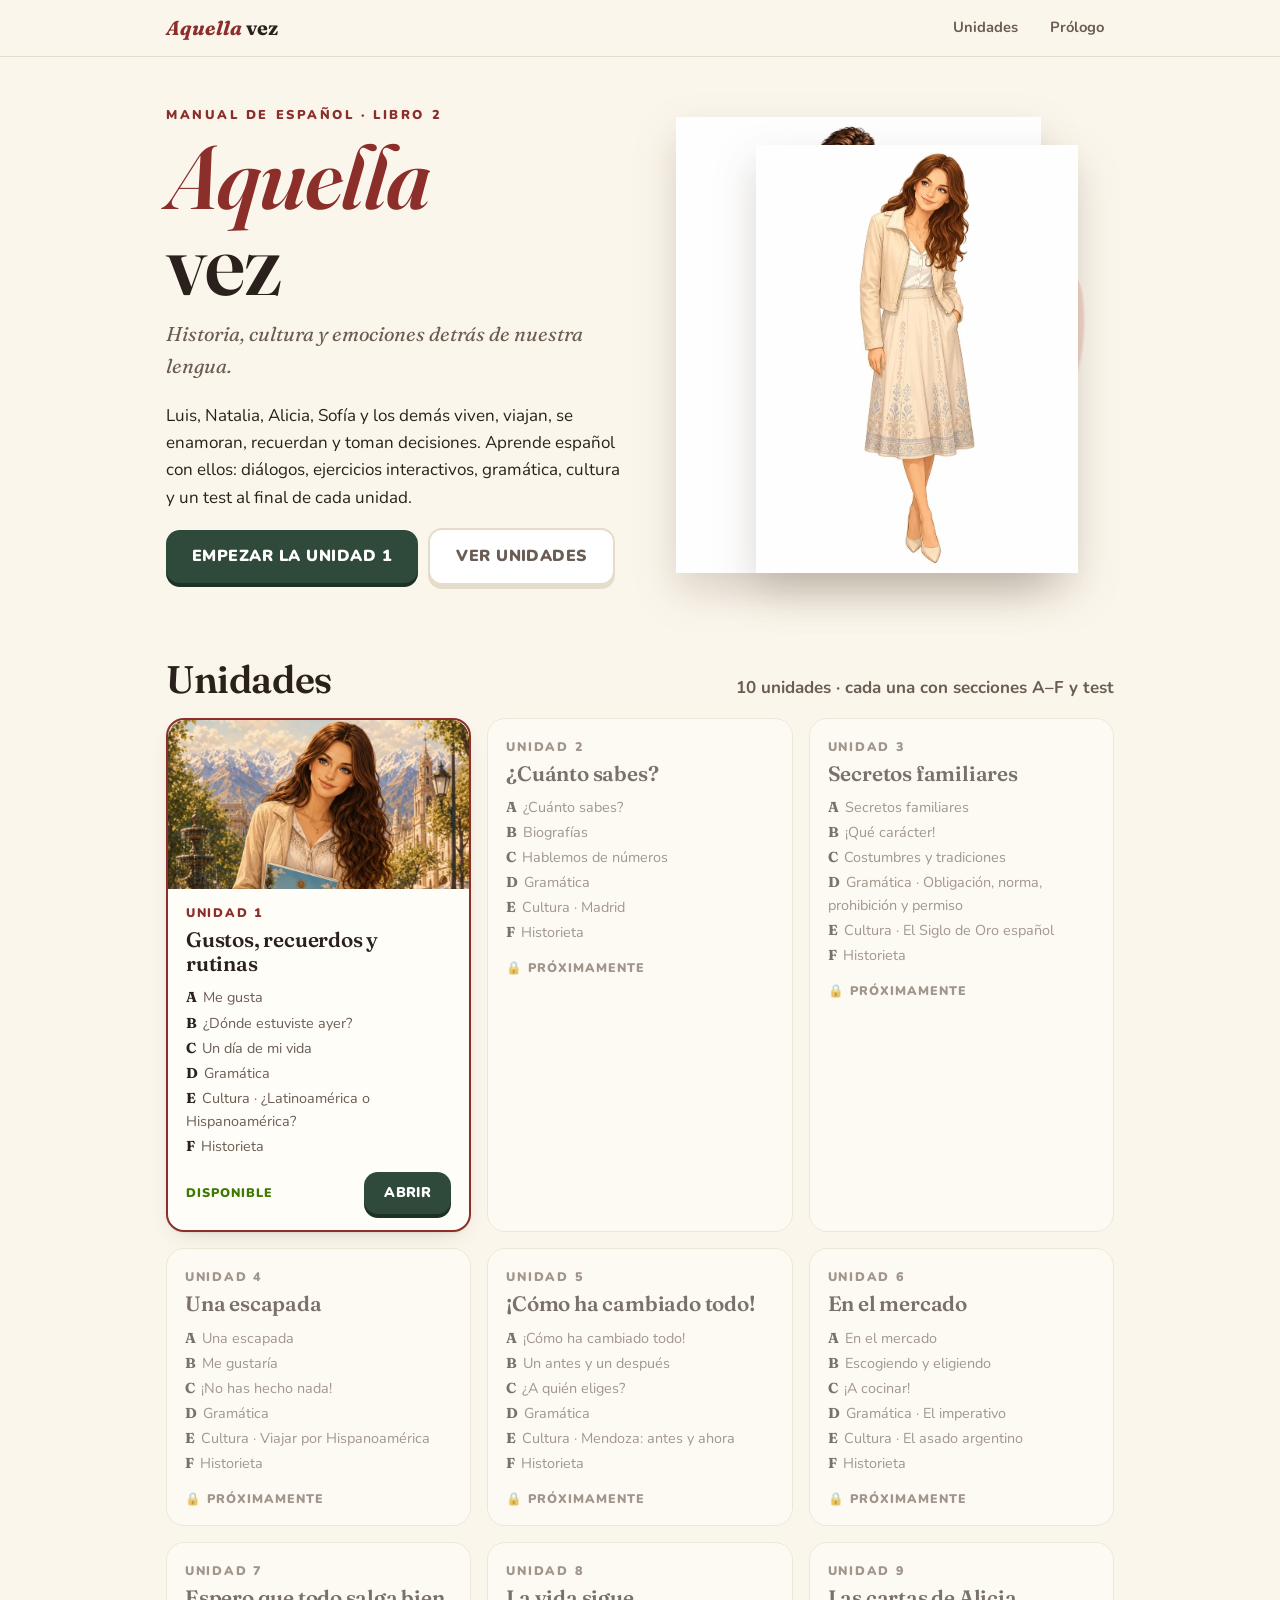
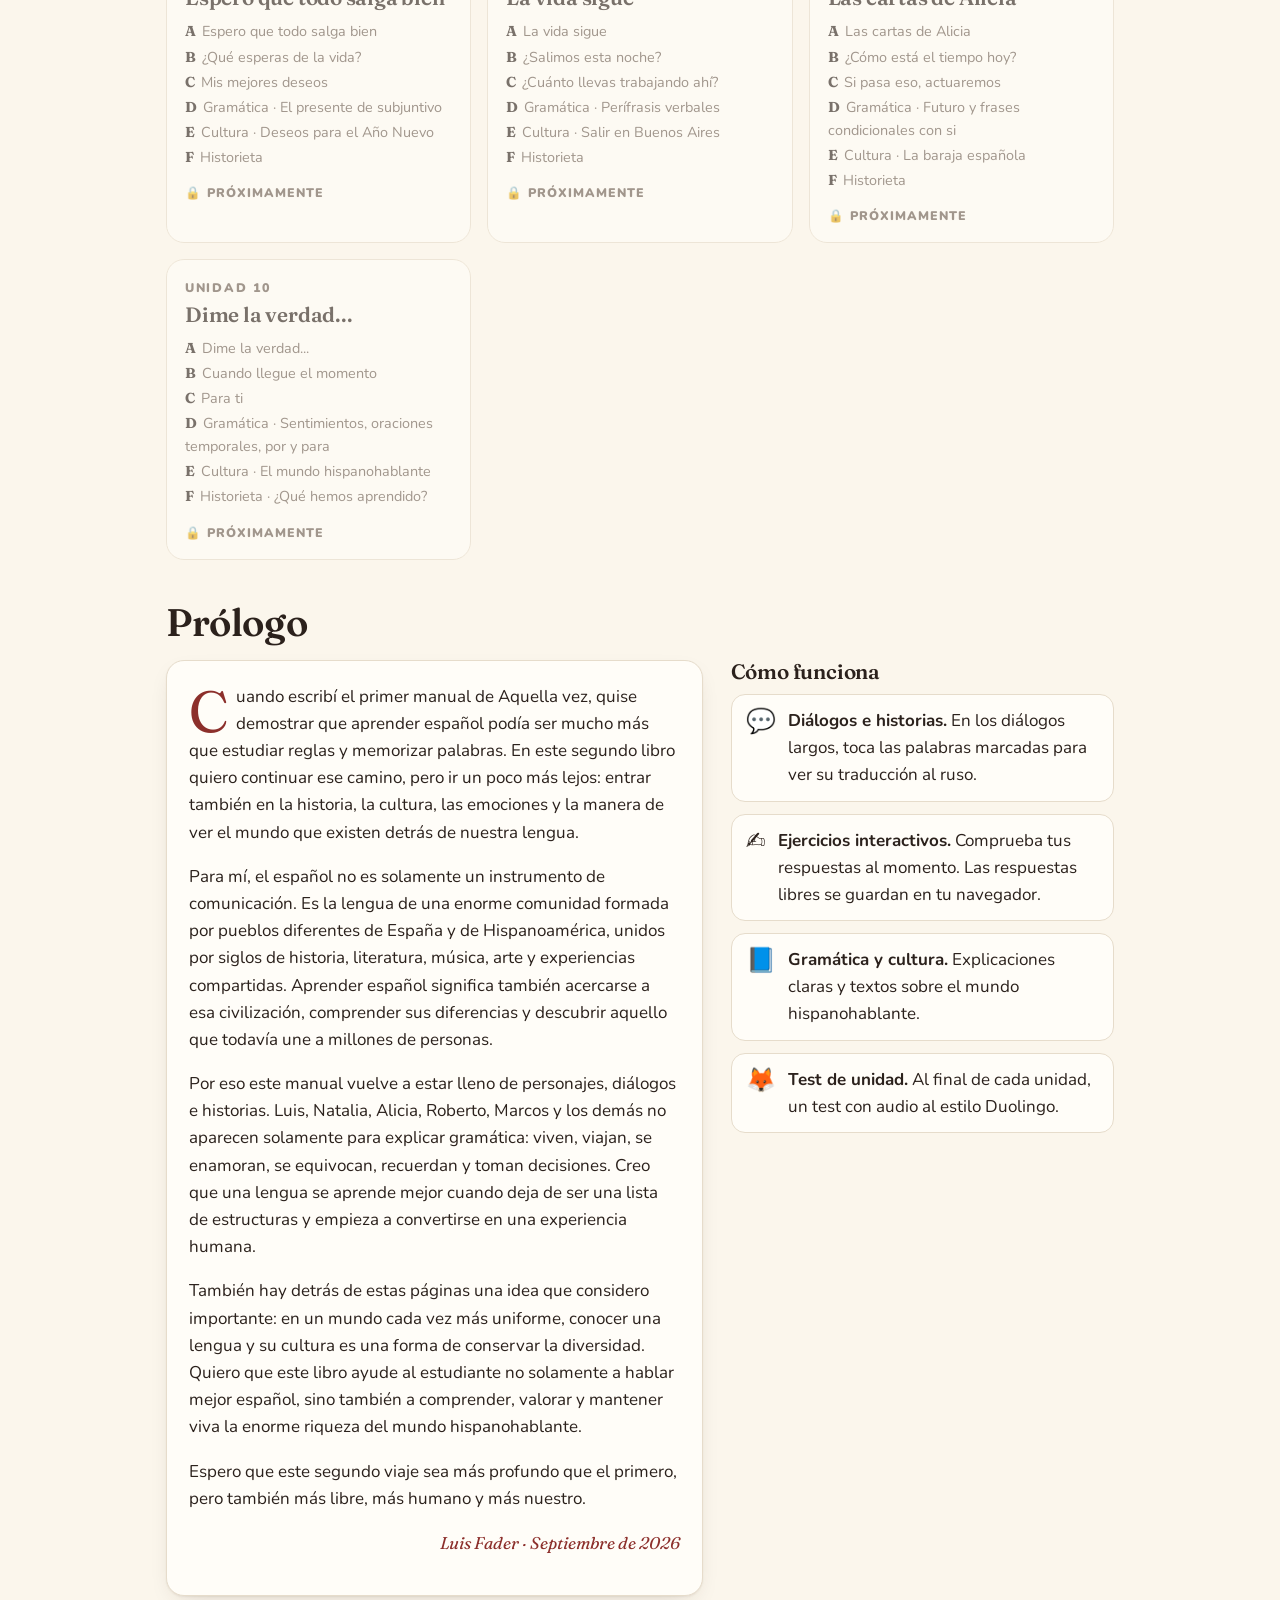
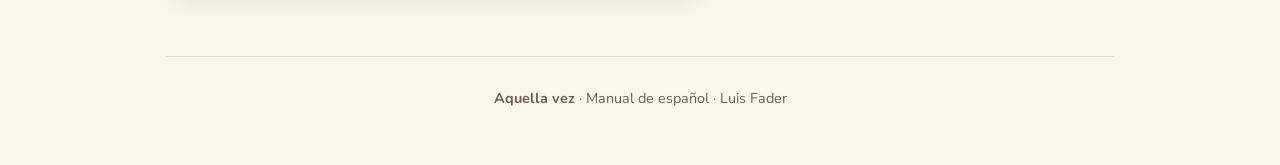
<file: index.html>
<!doctype html>
<html lang="es">
<head>
<meta charset="utf-8">
<meta name="viewport" content="width=device-width, initial-scale=1, viewport-fit=cover">
<title>Aquella vez · Manual de español</title>
<meta name="description" content="Aquella vez, manual de español de Luis Fader: diálogos, historias, gramática, cultura y tests interactivos.">
<meta name="theme-color" content="#fbf6ec">
<link rel="preconnect" href="https://fonts.googleapis.com">
<link rel="preconnect" href="https://fonts.gstatic.com" crossorigin>
<link href="https://fonts.googleapis.com/css2?family=Fraunces:ital,opsz,wght@0,9..144,500;0,9..144,600;0,9..144,700;1,9..144,500&family=Nunito:wght@400;600;700;800;900&display=swap" rel="stylesheet">
<link rel="stylesheet" href="assets/css/estilo.css">
<link rel="icon" href="assets/img/zorro.webp">
<style>
  .hero { display: grid; grid-template-columns: 1fr 1fr; gap: 36px; align-items: center; padding: 48px 0 32px; }
  .hero .sobre { font-weight: 900; letter-spacing: .2em; text-transform: uppercase; color: var(--vino); font-size: .8rem; }
  .hero h1 { font-size: clamp(3rem, 10vw, 5.6rem); margin: .1em 0 .15em; line-height: .95; }
  .hero h1 em { color: var(--vino); }
  .hero .sub { font-family: var(--serif); font-style: italic; font-size: 1.25rem; color: var(--tinta-suave); }
  .hero .personajes { position: relative; aspect-ratio: 1 / 1; }
  .hero .personajes img { position: absolute; bottom: 0; height: 100%; width: auto; filter: drop-shadow(0 18px 20px rgba(60,40,20,.18)); }
  .hero .personajes .l { left: 4%; }
  .hero .personajes .n { right: 8%; height: 94%; }
  .hero .personajes::before { content: ""; position: absolute; inset: 8% 4% 0; border-radius: 50% 50% 24px 24px; background: radial-gradient(circle at 50% 40%, #f6e3c9, #efd6c8 60%, transparent 61%); }
  .titulo-sec { display: flex; align-items: baseline; justify-content: space-between; gap: 12px; margin: 40px 0 16px; flex-wrap: wrap; }
  .titulo-sec h2 { font-size: clamp(1.7rem, 5vw, 2.4rem); margin: 0; }
  .titulo-sec span { color: var(--tinta-suave); font-weight: 700; }
  .unidades { display: grid; grid-template-columns: repeat(auto-fill, minmax(270px, 1fr)); gap: 16px; }
  .u { position: relative; background: var(--tarjeta); border: 1px solid var(--linea); border-radius: var(--radio); padding: 18px 18px 16px; display: flex; flex-direction: column; text-decoration: none; color: var(--tinta); }
  .u .n { font-weight: 900; letter-spacing: .14em; text-transform: uppercase; font-size: .78rem; color: var(--tinta-suave); }
  .u h3 { font-size: 1.3rem; margin: .25em 0 .5em; }
  .u ol { list-style: none; margin: 0; padding: 0; font-size: .9rem; color: var(--tinta-suave); display: grid; gap: 2px; }
  .u ol b { color: var(--tinta); font-family: var(--serif); margin-right: 6px; }
  .u .estado { margin-top: 14px; font-size: .78rem; font-weight: 900; letter-spacing: .08em; text-transform: uppercase; }
  .u.bloq { opacity: .62; }
  .u.bloq .estado { color: var(--tinta-suave); }
  .u.abierta { border: 2px solid var(--vino); box-shadow: var(--sombra); transition: transform .15s; }
  .u.abierta:hover { transform: translateY(-3px); }
  .u.abierta .portadita { margin: -18px -18px 14px; border-radius: var(--radio) var(--radio) 0 0; overflow: hidden; aspect-ratio: 16 / 9; }
  .u.abierta .portadita img { width: 100%; height: 100%; object-fit: cover; object-position: 50% 25%; }
  .u.abierta .n { color: var(--vino); }
  .u.abierta .estado { color: #3d7a00; display: flex; justify-content: space-between; align-items: center; }
  .u.abierta .estado .btn { text-transform: uppercase; }
  .prologo { display: grid; grid-template-columns: 1.4fr 1fr; gap: 28px; align-items: start; }
  .prologo .texto p:first-child::first-letter { font-family: var(--serif); font-size: 3.4em; float: left; line-height: .85; padding: 4px 8px 0 0; color: var(--vino); }
  .firma { font-family: var(--serif); font-style: italic; text-align: right; color: var(--vino); }
  .como { list-style: none; padding: 0; margin: 0; display: grid; gap: 12px; }
  .como li { display: flex; gap: 12px; align-items: flex-start; background: var(--tarjeta); border: 1px solid var(--linea); border-radius: 14px; padding: 12px 14px; }
  .como .ico { font-size: 1.5rem; line-height: 1.2; }
  @media (max-width: 760px) {
    .hero { grid-template-columns: 1fr; padding-top: 28px; gap: 10px; }
    .hero .personajes { max-width: 340px; width: 100%; margin: 0 auto; order: -1; }
    .prologo { grid-template-columns: 1fr; }
  }
</style>
</head>
<body>

<header class="barra">
  <div class="envoltura">
    <a class="marca" href="index.html"><em>Aquella</em> vez</a>
    <span class="espacio"></span>
    <a class="enlace" href="#unidades">Unidades</a>
    <a class="enlace" href="#prologo">Prólogo</a>
  </div>
</header>

<main class="envoltura">
  <section class="hero">
    <div>
      <div class="sobre">Manual de español · Libro 2</div>
      <h1><em>Aquella</em><br>vez</h1>
      <p class="sub">Historia, cultura y emociones detrás de nuestra lengua.</p>
      <p>Luis, Natalia, Alicia, Sofía y los demás viven, viajan, se enamoran, recuerdan y toman decisiones. Aprende español con ellos: diálogos, ejercicios interactivos, gramática, cultura y un test al final de cada unidad.</p>
      <div class="acciones">
        <a class="btn grande" href="unidad-1.html" style="text-decoration:none">Empezar la unidad 1</a>
        <a class="btn sec grande" href="#unidades" style="text-decoration:none">Ver unidades</a>
      </div>
    </div>
    <div class="personajes" aria-hidden="true">
      <img class="l" src="assets/img/u1/luis.webp" alt="">
      <img class="n" src="assets/img/u1/natalia.webp" alt="">
    </div>
  </section>

  <section id="unidades">
    <div class="titulo-sec"><h2>Unidades</h2><span>10 unidades · cada una con secciones A–F y test</span></div>
    <div class="unidades" id="lista-unidades"></div>
  </section>

  <section id="prologo">
    <div class="titulo-sec"><h2>Prólogo</h2></div>
    <div class="prologo">
      <div class="texto tarjeta" style="margin:0">
        <p>Cuando escribí el primer manual de Aquella vez, quise demostrar que aprender español podía ser mucho más que estudiar reglas y memorizar palabras. En este segundo libro quiero continuar ese camino, pero ir un poco más lejos: entrar también en la historia, la cultura, las emociones y la manera de ver el mundo que existen detrás de nuestra lengua.</p>
        <p>Para mí, el español no es solamente un instrumento de comunicación. Es la lengua de una enorme comunidad formada por pueblos diferentes de España y de Hispanoamérica, unidos por siglos de historia, literatura, música, arte y experiencias compartidas. Aprender español significa también acercarse a esa civilización, comprender sus diferencias y descubrir aquello que todavía une a millones de personas.</p>
        <p>Por eso este manual vuelve a estar lleno de personajes, diálogos e historias. Luis, Natalia, Alicia, Roberto, Marcos y los demás no aparecen solamente para explicar gramática: viven, viajan, se enamoran, se equivocan, recuerdan y toman decisiones. Creo que una lengua se aprende mejor cuando deja de ser una lista de estructuras y empieza a convertirse en una experiencia humana.</p>
        <p>También hay detrás de estas páginas una idea que considero importante: en un mundo cada vez más uniforme, conocer una lengua y su cultura es una forma de conservar la diversidad. Quiero que este libro ayude al estudiante no solamente a hablar mejor español, sino también a comprender, valorar y mantener viva la enorme riqueza del mundo hispanohablante.</p>
        <p>Espero que este segundo viaje sea más profundo que el primero, pero también más libre, más humano y más nuestro.</p>
        <p class="firma">Luis Fader · Septiembre de 2026</p>
      </div>
      <div>
        <h3 style="font-size:1.3rem">Cómo funciona</h3>
        <ul class="como">
          <li><span class="ico">💬</span><span><b>Diálogos e historias.</b> En los diálogos largos, toca las palabras marcadas para ver su traducción al ruso.</span></li>
          <li><span class="ico">✍️</span><span><b>Ejercicios interactivos.</b> Comprueba tus respuestas al momento. Las respuestas libres se guardan en tu navegador.</span></li>
          <li><span class="ico">📘</span><span><b>Gramática y cultura.</b> Explicaciones claras y textos sobre el mundo hispanohablante.</span></li>
          <li><span class="ico">🦊</span><span><b>Test de unidad.</b> Al final de cada unidad, un test con audio al estilo Duolingo.</span></li>
        </ul>
      </div>
    </div>
  </section>

  <footer class="pie-sitio">
    <p><b>Aquella vez</b> · Manual de español · Luis Fader</p>
  </footer>
</main>

<script>
/* Índice de unidades. Para publicar una unidad nueva: crear unidad-N.html y poner "url". */
const UNIDADES = [
  { n: 1, titulo: "Gustos, recuerdos y rutinas", url: "unidad-1.html", img: "assets/img/u1/portada-unidad.webp",
    secciones: ["Me gusta", "¿Dónde estuviste ayer?", "Un día de mi vida", "Gramática", "Cultura · ¿Latinoamérica o Hispanoamérica?", "Historieta"] },
  { n: 2, secciones: ["¿Cuánto sabes?", "Biografías", "Hablemos de números", "Gramática", "Cultura · Madrid", "Historieta"] },
  { n: 3, secciones: ["Secretos familiares", "¡Qué carácter!", "Costumbres y tradiciones", "Gramática · Obligación, norma, prohibición y permiso", "Cultura · El Siglo de Oro español", "Historieta"] },
  { n: 4, secciones: ["Una escapada", "Me gustaría", "¡No has hecho nada!", "Gramática", "Cultura · Viajar por Hispanoamérica", "Historieta"] },
  { n: 5, secciones: ["¡Cómo ha cambiado todo!", "Un antes y un después", "¿A quién eliges?", "Gramática", "Cultura · Mendoza: antes y ahora", "Historieta"] },
  { n: 6, secciones: ["En el mercado", "Escogiendo y eligiendo", "¡A cocinar!", "Gramática · El imperativo", "Cultura · El asado argentino", "Historieta"] },
  { n: 7, secciones: ["Espero que todo salga bien", "¿Qué esperas de la vida?", "Mis mejores deseos", "Gramática · El presente de subjuntivo", "Cultura · Deseos para el Año Nuevo", "Historieta"] },
  { n: 8, secciones: ["La vida sigue", "¿Salimos esta noche?", "¿Cuánto llevas trabajando ahí?", "Gramática · Perífrasis verbales", "Cultura · Salir en Buenos Aires", "Historieta"] },
  { n: 9, secciones: ["Las cartas de Alicia", "¿Cómo está el tiempo hoy?", "Si pasa eso, actuaremos", "Gramática · Futuro y frases condicionales con si", "Cultura · La baraja española", "Historieta"] },
  { n: 10, secciones: ["Dime la verdad...", "Cuando llegue el momento", "Para ti", "Gramática · Sentimientos, oraciones temporales, por y para", "Cultura · El mundo hispanohablante", "Historieta · ¿Qué hemos aprendido?"] }
];
const L = "ABCDEF";
let mejor = null; try { mejor = localStorage.getItem("av:test:u1"); } catch (e) {}
document.getElementById("lista-unidades").innerHTML = UNIDADES.map((u) => {
  const lista = `<ol>${u.secciones.map((s, i) => `<li><b>${L[i]}</b>${s}</li>`).join("")}</ol>`;
  if (u.url) return `<a class="u abierta" href="${u.url}">
      <div class="portadita"><img src="${u.img}" alt="" loading="lazy"></div>
      <span class="n">Unidad ${u.n}</span><h3>${u.titulo}</h3>${lista}
      <div class="estado"><span>${mejor ? "Test: " + mejor + "%" : "Disponible"}</span><span class="btn">Abrir</span></div></a>`;
  return `<div class="u bloq"><span class="n">Unidad ${u.n}</span><h3>${u.secciones[0]}</h3>${lista}<div class="estado">🔒 Próximamente</div></div>`;
}).join("");
</script>
</body>
</html>
</file>
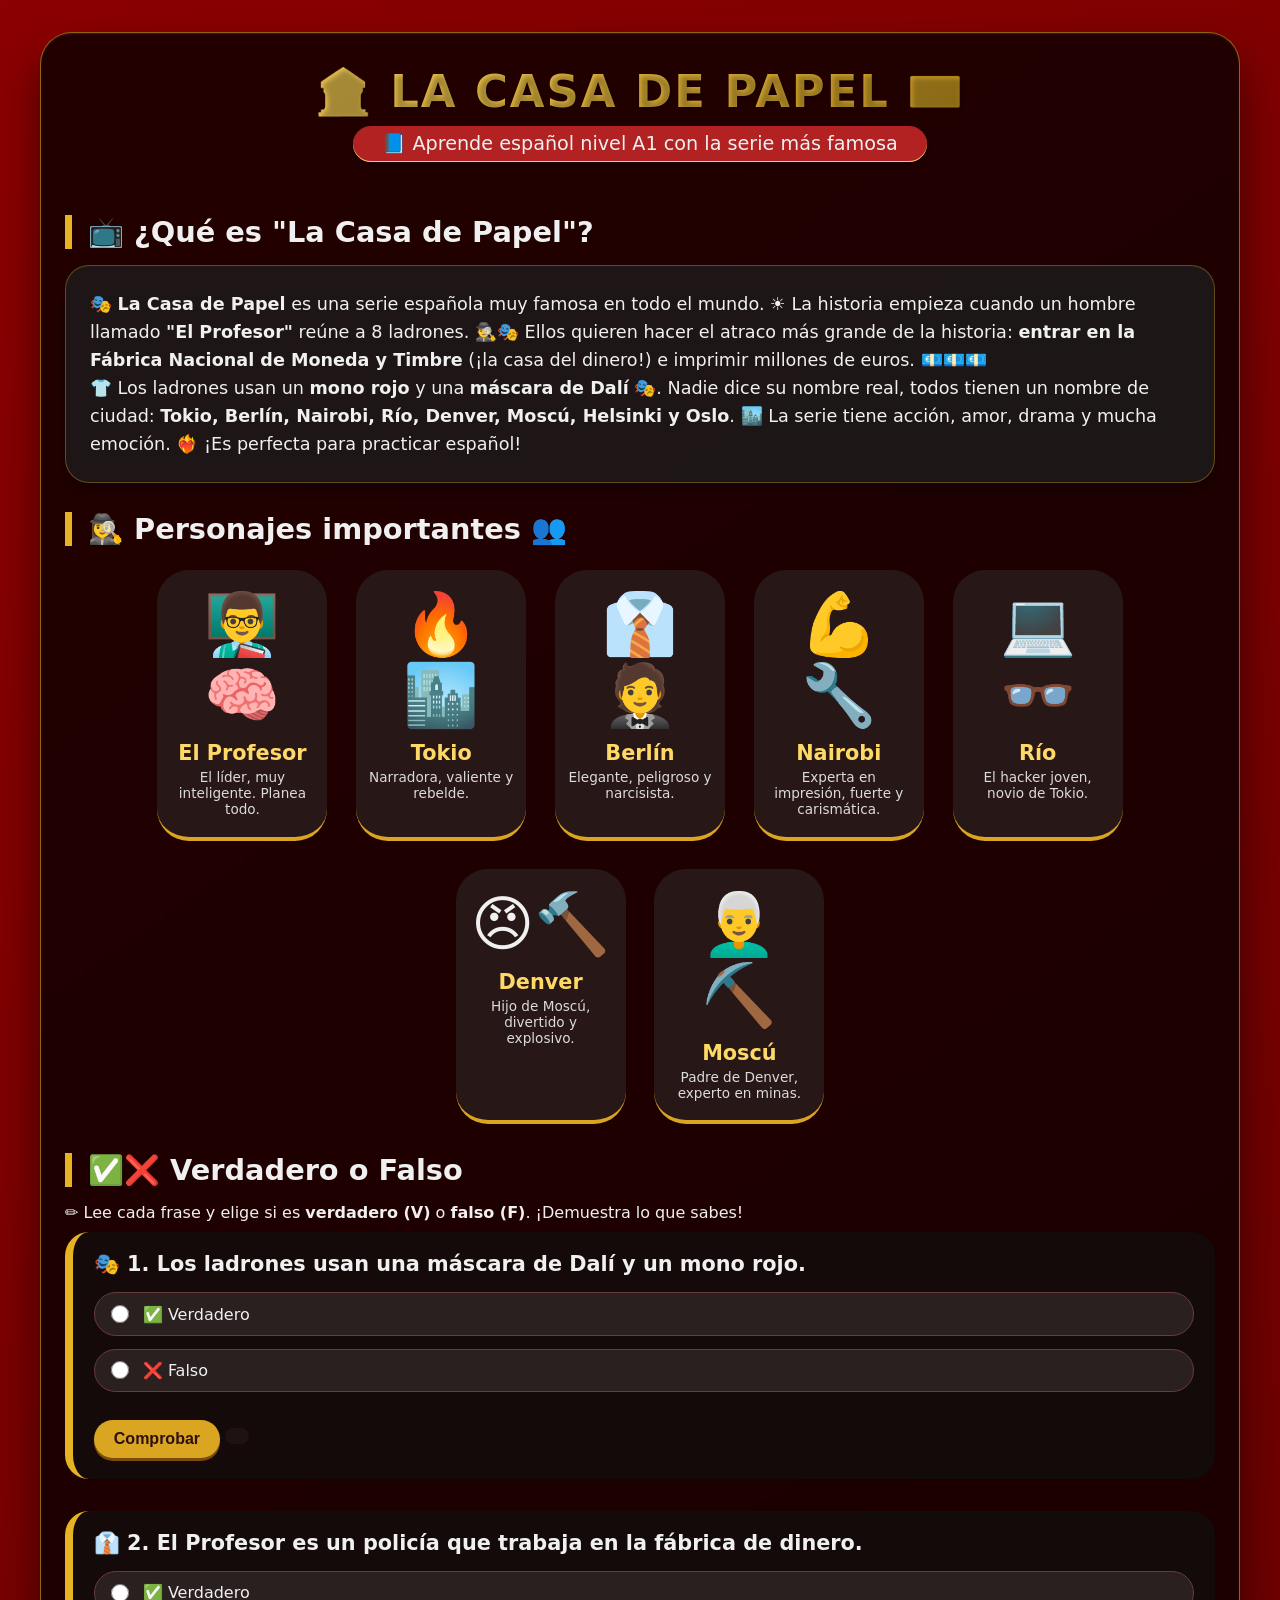
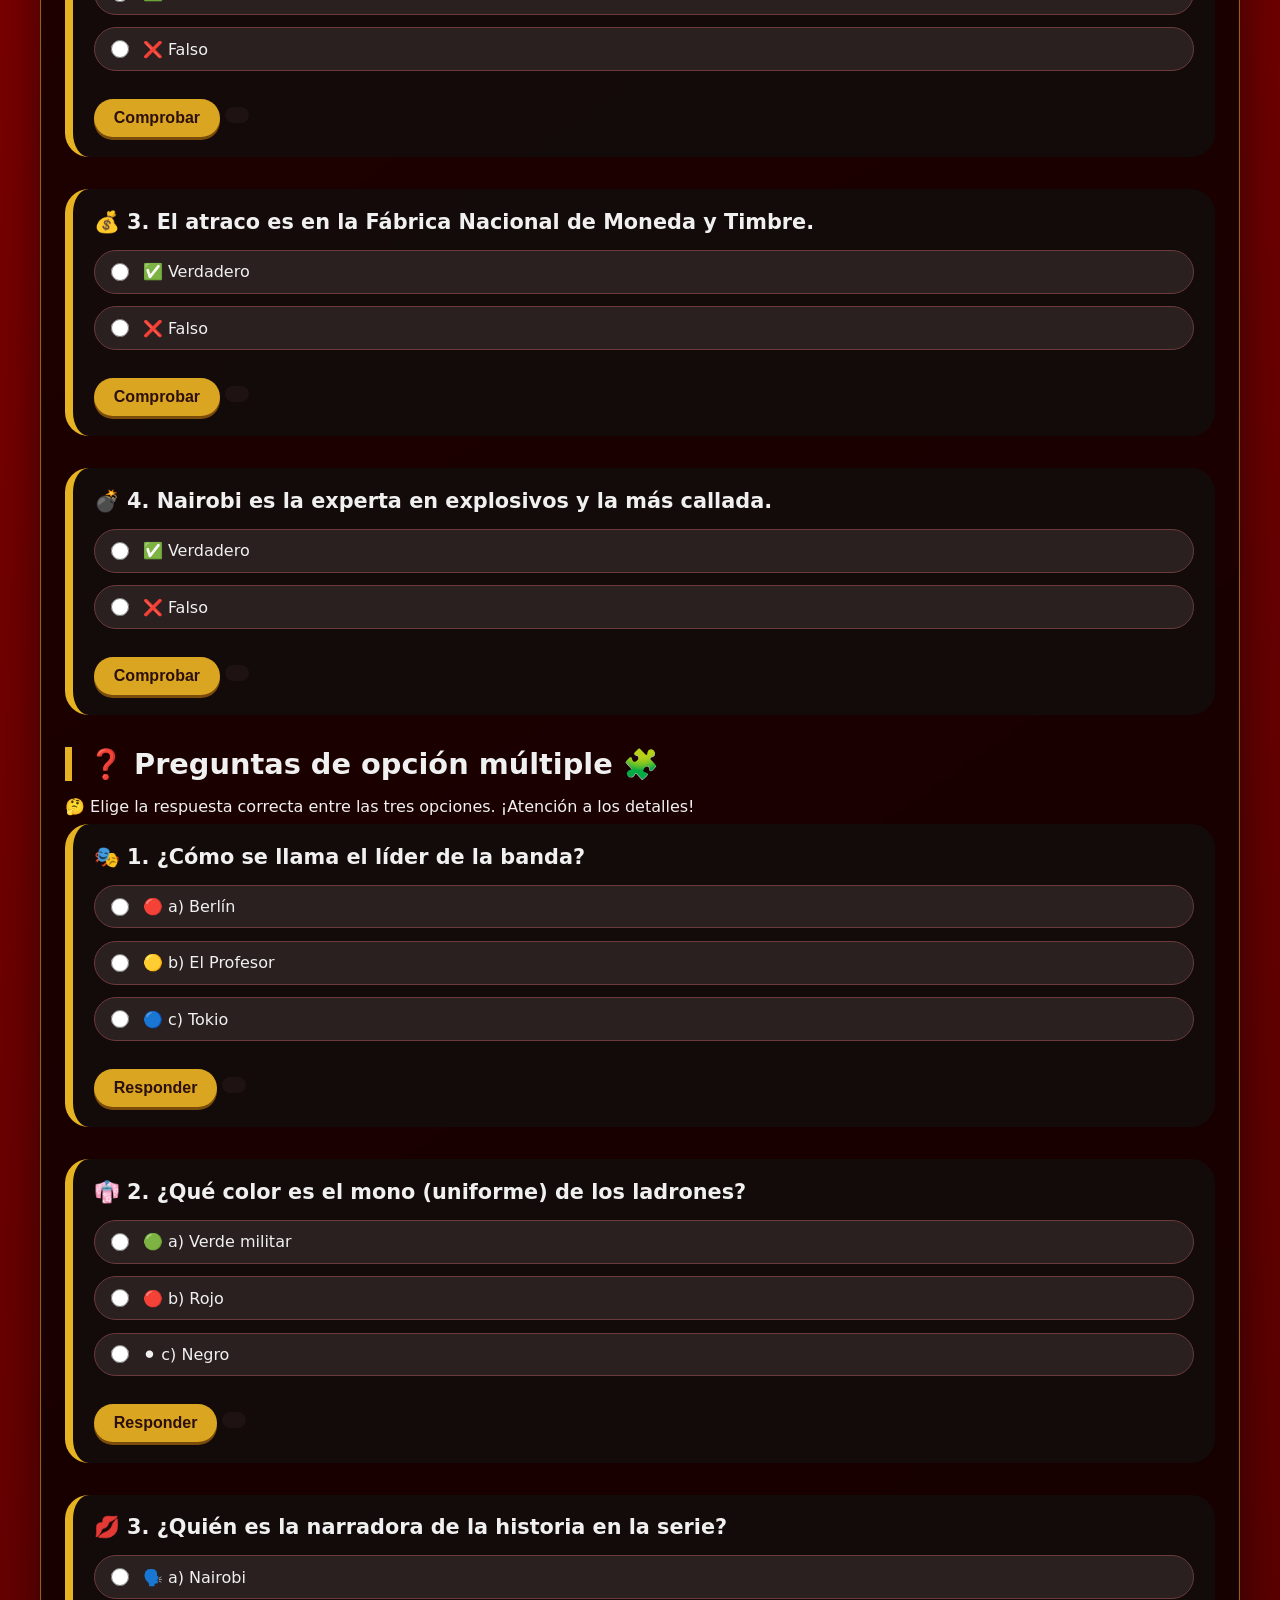
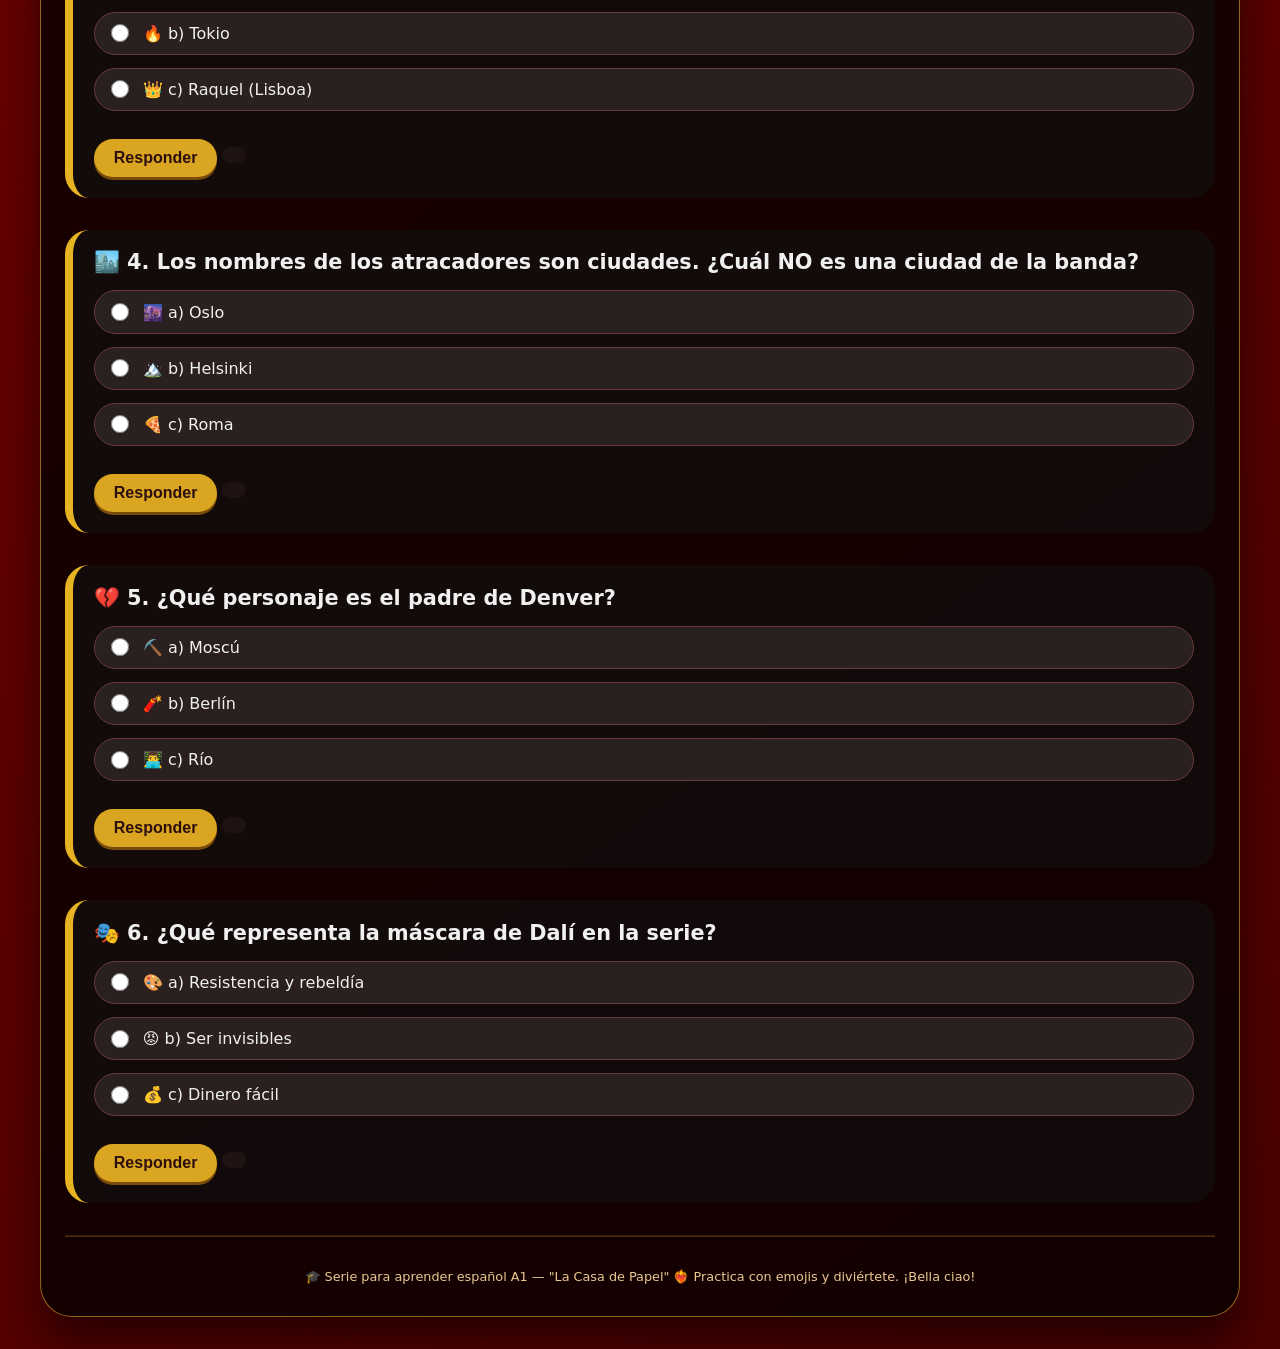
<file: deepseek_html_20260323_0e5cf1.html>
<!DOCTYPE html>
<html lang="es">
<head>
    <meta charset="UTF-8">
    <meta name="viewport" content="width=device-width, initial-scale=1.0, user-scalable=yes">
    <title>La Casa de Papel | Aprende español A1</title>
    <style>
        * {
            margin: 0;
            padding: 0;
            box-sizing: border-box;
        }

        body {
            background: linear-gradient(145deg, #8b0000 0%, #4a0000 100%);
            font-family: 'Segoe UI', 'Poppins', 'Roboto', system-ui, -apple-system, sans-serif;
            padding: 2rem 1rem;
            color: #f0f0f0;
        }

        /* Contenedor principal con estilo "atraco" */
        .container {
            max-width: 1200px;
            margin: 0 auto;
            background: rgba(0, 0, 0, 0.75);
            backdrop-filter: blur(2px);
            border-radius: 2rem;
            padding: 2rem 1.5rem;
            box-shadow: 0 25px 40px rgba(0, 0, 0, 0.5), inset 0 1px 2px rgba(255, 255, 255, 0.1);
            border: 1px solid rgba(218, 165, 32, 0.6);
        }

        /* Títulos estilo rojo y dorado */
        h1 {
            font-size: 2.8rem;
            text-align: center;
            font-weight: 800;
            background: linear-gradient(135deg, #FFD966, #B8860B);
            -webkit-background-clip: text;
            background-clip: text;
            color: transparent;
            text-shadow: 2px 2px 5px rgba(0, 0, 0, 0.3);
            letter-spacing: 2px;
            margin-bottom: 0.5rem;
        }

        .subtitulo {
            text-align: center;
            font-size: 1.2rem;
            background-color: #b22222;
            display: inline-block;
            width: auto;
            margin: 0 auto 1.5rem auto;
            padding: 0.4rem 1.8rem;
            border-radius: 40px;
            font-weight: 500;
            box-shadow: inset 0 -1px 0 #ffcc66, 0 4px 8px rgba(0,0,0,0.3);
        }

        h2 {
            font-size: 1.8rem;
            border-left: 7px solid #e6b422;
            padding-left: 1rem;
            margin: 1.8rem 0 1rem 0;
            font-weight: 600;
            display: flex;
            align-items: center;
            gap: 10px;
        }

        h2 i {
            font-size: 1.8rem;
        }

        .card-texto {
            background: #1e1a1ad9;
            padding: 1.5rem;
            border-radius: 1.5rem;
            margin: 1rem 0;
            line-height: 1.6;
            font-size: 1.1rem;
            border: 1px solid #e6b42255;
            box-shadow: 0 8px 14px rgba(0,0,0,0.3);
        }

        /* Personajes Grid */
        .personajes-grid {
            display: flex;
            flex-wrap: wrap;
            gap: 1.8rem;
            justify-content: center;
            margin: 1.5rem 0;
        }

        .personaje {
            background: #2c1a1ae6;
            border-radius: 2rem;
            width: 170px;
            text-align: center;
            padding: 1.2rem 0.8rem;
            transition: transform 0.2s ease;
            border-bottom: 4px solid #daa520;
            backdrop-filter: blur(4px);
        }

        .personaje:hover {
            transform: translateY(-8px);
            background: #3d2424;
        }

        .personaje-emoji {
            font-size: 3.8rem;
            display: block;
        }

        .personaje-nombre {
            font-weight: bold;
            font-size: 1.3rem;
            margin: 10px 0 4px;
            color: #ffd966;
        }

        .personaje-desc {
            font-size: 0.85rem;
            opacity: 0.9;
        }

        /* sección de preguntas */
        .quiz-card {
            background: #130c0ce0;
            border-radius: 1.5rem;
            padding: 1.3rem;
            margin-bottom: 2rem;
            border-left: 8px solid #e6b422;
            transition: all 0.2s;
        }

        .question-text {
            font-size: 1.3rem;
            font-weight: 600;
            margin-bottom: 1rem;
            display: flex;
            align-items: center;
            gap: 12px;
            flex-wrap: wrap;
        }

        .options {
            display: flex;
            flex-direction: column;
            gap: 0.8rem;
            margin: 1rem 0 0.8rem;
        }

        .option {
            background: #2a2020;
            border-radius: 60px;
            padding: 0.7rem 1rem;
            cursor: pointer;
            display: flex;
            align-items: center;
            gap: 14px;
            transition: 0.1s linear;
            border: 1px solid #6b3a3a;
        }

        .option:hover {
            background: #8b3c3c;
            border-color: #e6b422;
        }

        input[type="radio"] {
            accent-color: #daa520;
            width: 18px;
            height: 18px;
            cursor: pointer;
        }

        label {
            cursor: pointer;
            font-size: 1rem;
            flex: 1;
        }

        .btn-validar {
            background: #daa520;
            border: none;
            color: #2c0f0f;
            font-weight: bold;
            padding: 10px 20px;
            border-radius: 40px;
            margin-top: 15px;
            font-size: 1rem;
            cursor: pointer;
            transition: 0.2s;
            box-shadow: 0 3px 0 #7a4c0c;
        }

        .btn-validar:active {
            transform: translateY(2px);
            box-shadow: 0 1px 0 #7a4c0c;
        }

        .feedback {
            margin-top: 12px;
            padding: 8px 12px;
            border-radius: 30px;
            font-weight: 500;
            background: #1f1212;
            display: inline-block;
        }

        .correct-fb {
            color: #a5d6a5;
            background: #1e3a1e;
            border-left: 5px solid #6fbf4c;
        }

        .incorrect-fb {
            color: #ffb4a2;
            background: #561c1c;
            border-left: 5px solid #e63946;
        }

        hr {
            margin: 2rem 0;
            border-color: #e6b42240;
        }

        footer {
            text-align: center;
            margin-top: 2rem;
            font-size: 0.8rem;
            color: #e9c891;
        }

        @media (max-width: 650px) {
            .container {
                padding: 1rem;
            }
            h1 {
                font-size: 2rem;
            }
            .personajes-grid {
                gap: 0.9rem;
            }
            .personaje {
                width: 140px;
            }
        }
    </style>
</head>
<body>
<div class="container">
    <h1>🏦 LA CASA DE PAPEL 💶</h1>
    <div style="text-align: center;">
        <div class="subtitulo">📘 Aprende español nivel A1 con la serie más famosa</div>
    </div>

    <!-- SECCIÓN TEXTO SOBRE LA SERIE -->
    <h2>📺 ¿Qué es "La Casa de Papel"?</h2>
    <div class="card-texto">
        <p>🎭 <strong>La Casa de Papel</strong> es una serie española muy famosa en todo el mundo. ☀️ La historia empieza cuando un hombre llamado <strong>"El Profesor"</strong> reúne a 8 ladrones. 🕵️‍♂️🎭 Ellos quieren hacer el atraco más grande de la historia: <strong>entrar en la Fábrica Nacional de Moneda y Timbre</strong> (¡la casa del dinero!) e imprimir millones de euros. 💶💶💶</p>
        <p>👕 Los ladrones usan un <strong>mono rojo</strong> y una <strong>máscara de Dalí</strong> 🎭. Nadie dice su nombre real, todos tienen un nombre de ciudad: <strong>Tokio, Berlín, Nairobi, Río, Denver, Moscú, Helsinki y Oslo</strong>. 🏙️ La serie tiene acción, amor, drama y mucha emoción. ❤️‍🔥 ¡Es perfecta para practicar español!</p>
    </div>

    <!-- PERSONAJES PRINCIPALES -->
    <h2>🕵️‍♀️ Personajes importantes 👥</h2>
    <div class="personajes-grid">
        <div class="personaje"><span class="personaje-emoji">👨‍🏫🧠</span><div class="personaje-nombre">El Profesor</div><div class="personaje-desc">El líder, muy inteligente. Planea todo.</div></div>
        <div class="personaje"><span class="personaje-emoji">🔥🏙️</span><div class="personaje-nombre">Tokio</div><div class="personaje-desc">Narradora, valiente y rebelde.</div></div>
        <div class="personaje"><span class="personaje-emoji">👔🤵</span><div class="personaje-nombre">Berlín</div><div class="personaje-desc">Elegante, peligroso y narcisista.</div></div>
        <div class="personaje"><span class="personaje-emoji">💪🔧</span><div class="personaje-nombre">Nairobi</div><div class="personaje-desc">Experta en impresión, fuerte y carismática.</div></div>
        <div class="personaje"><span class="personaje-emoji">💻👓</span><div class="personaje-nombre">Río</div><div class="personaje-desc">El hacker joven, novio de Tokio.</div></div>
        <div class="personaje"><span class="personaje-emoji">😠🔨</span><div class="personaje-nombre">Denver</div><div class="personaje-desc">Hijo de Moscú, divertido y explosivo.</div></div>
        <div class="personaje"><span class="personaje-emoji">👨‍🦳⛏️</span><div class="personaje-nombre">Moscú</div><div class="personaje-desc">Padre de Denver, experto en minas.</div></div>
    </div>

    <!-- ========== VERDADERO O FALSO ========== -->
    <h2>✅❌ Verdadero o Falso</h2>
    <p style="margin-bottom: 10px;">✏️ Lee cada frase y elige si es <strong>verdadero (V)</strong> o <strong>falso (F)</strong>. ¡Demuestra lo que sabes!</p>

    <div id="vf-container">
        <!-- Pregunta 1 -->
        <div class="quiz-card" data-vf-id="0">
            <div class="question-text">🎭 1. Los ladrones usan una máscara de Dalí y un mono rojo.</div>
            <div class="options">
                <div class="option"><input type="radio" name="vf0" value="true"> <label>✅ Verdadero</label></div>
                <div class="option"><input type="radio" name="vf0" value="false"> <label>❌ Falso</label></div>
            </div>
            <button class="btn-validar" data-vf-btn="0">Comprobar</button>
            <div class="feedback" data-vf-fb="0"></div>
        </div>

        <!-- Pregunta 2 -->
        <div class="quiz-card" data-vf-id="1">
            <div class="question-text">👔 2. El Profesor es un policía que trabaja en la fábrica de dinero.</div>
            <div class="options">
                <div class="option"><input type="radio" name="vf1" value="true"> <label>✅ Verdadero</label></div>
                <div class="option"><input type="radio" name="vf1" value="false"> <label>❌ Falso</label></div>
            </div>
            <button class="btn-validar" data-vf-btn="1">Comprobar</button>
            <div class="feedback" data-vf-fb="1"></div>
        </div>

        <!-- Pregunta 3 -->
        <div class="quiz-card" data-vf-id="2">
            <div class="question-text">💰 3. El atraco es en la Fábrica Nacional de Moneda y Timbre.</div>
            <div class="options">
                <div class="option"><input type="radio" name="vf2" value="true"> <label>✅ Verdadero</label></div>
                <div class="option"><input type="radio" name="vf2" value="false"> <label>❌ Falso</label></div>
            </div>
            <button class="btn-validar" data-vf-btn="2">Comprobar</button>
            <div class="feedback" data-vf-fb="2"></div>
        </div>

        <!-- Pregunta 4 -->
        <div class="quiz-card" data-vf-id="3">
            <div class="question-text">💣 4. Nairobi es la experta en explosivos y la más callada.</div>
            <div class="options">
                <div class="option"><input type="radio" name="vf3" value="true"> <label>✅ Verdadero</label></div>
                <div class="option"><input type="radio" name="vf3" value="false"> <label>❌ Falso</label></div>
            </div>
            <button class="btn-validar" data-vf-btn="3">Comprobar</button>
            <div class="feedback" data-vf-fb="3"></div>
        </div>
    </div>

    <!-- ========== PREGUNTAS CON TRES OPCIONES (MULTIPLE CHOICE) ========== -->
    <h2>❓ Preguntas de opción múltiple 🧩</h2>
    <p style="margin-bottom: 8px;">🤔 Elige la respuesta correcta entre las tres opciones. ¡Atención a los detalles!</p>

    <div id="mc-container">
        <!-- Pregunta 1 -->
        <div class="quiz-card" data-mc-id="0">
            <div class="question-text">🎭 1. ¿Cómo se llama el líder de la banda?</div>
            <div class="options">
                <div class="option"><input type="radio" name="mc0" value="0"> <label>🔴 a) Berlín</label></div>
                <div class="option"><input type="radio" name="mc0" value="1"> <label>🟡 b) El Profesor</label></div>
                <div class="option"><input type="radio" name="mc0" value="2"> <label>🔵 c) Tokio</label></div>
            </div>
            <button class="btn-validar" data-mc-btn="0">Responder</button>
            <div class="feedback" data-mc-fb="0"></div>
        </div>

        <!-- Pregunta 2 -->
        <div class="quiz-card" data-mc-id="1">
            <div class="question-text">👘 2. ¿Qué color es el mono (uniforme) de los ladrones?</div>
            <div class="options">
                <div class="option"><input type="radio" name="mc1" value="0"> <label>🟢 a) Verde militar</label></div>
                <div class="option"><input type="radio" name="mc1" value="1"> <label>🔴 b) Rojo</label></div>
                <div class="option"><input type="radio" name="mc1" value="2"> <label>⚫ c) Negro</label></div>
            </div>
            <button class="btn-validar" data-mc-btn="1">Responder</button>
            <div class="feedback" data-mc-fb="1"></div>
        </div>

        <!-- Pregunta 3 -->
        <div class="quiz-card" data-mc-id="2">
            <div class="question-text">💋 3. ¿Quién es la narradora de la historia en la serie?</div>
            <div class="options">
                <div class="option"><input type="radio" name="mc2" value="0"> <label>🗣️ a) Nairobi</label></div>
                <div class="option"><input type="radio" name="mc2" value="1"> <label>🔥 b) Tokio</label></div>
                <div class="option"><input type="radio" name="mc2" value="2"> <label>👑 c) Raquel (Lisboa)</label></div>
            </div>
            <button class="btn-validar" data-mc-btn="2">Responder</button>
            <div class="feedback" data-mc-fb="2"></div>
        </div>

        <!-- Pregunta 4 -->
        <div class="quiz-card" data-mc-id="3">
            <div class="question-text">🏙️ 4. Los nombres de los atracadores son ciudades. ¿Cuál NO es una ciudad de la banda?</div>
            <div class="options">
                <div class="option"><input type="radio" name="mc3" value="0"> <label>🌆 a) Oslo</label></div>
                <div class="option"><input type="radio" name="mc3" value="1"> <label>🏔️ b) Helsinki</label></div>
                <div class="option"><input type="radio" name="mc3" value="2"> <label>🍕 c) Roma</label></div>
            </div>
            <button class="btn-validar" data-mc-btn="3">Responder</button>
            <div class="feedback" data-mc-fb="3"></div>
        </div>

        <!-- Pregunta 5 -->
        <div class="quiz-card" data-mc-id="4">
            <div class="question-text">💔 5. ¿Qué personaje es el padre de Denver?</div>
            <div class="options">
                <div class="option"><input type="radio" name="mc4" value="0"> <label>⛏️ a) Moscú</label></div>
                <div class="option"><input type="radio" name="mc4" value="1"> <label>🧨 b) Berlín</label></div>
                <div class="option"><input type="radio" name="mc4" value="2"> <label>👨‍💻 c) Río</label></div>
            </div>
            <button class="btn-validar" data-mc-btn="4">Responder</button>
            <div class="feedback" data-mc-fb="4"></div>
        </div>

        <!-- Pregunta 6 extra: más detalle -->
        <div class="quiz-card" data-mc-id="5">
            <div class="question-text">🎭 6. ¿Qué representa la máscara de Dalí en la serie?</div>
            <div class="options">
                <div class="option"><input type="radio" name="mc5" value="0"> <label>🎨 a) Resistencia y rebeldía</label></div>
                <div class="option"><input type="radio" name="mc5" value="1"> <label>😡 b) Ser invisibles</label></div>
                <div class="option"><input type="radio" name="mc5" value="2"> <label>💰 c) Dinero fácil</label></div>
            </div>
            <button class="btn-validar" data-mc-btn="5">Responder</button>
            <div class="feedback" data-mc-fb="5"></div>
        </div>
    </div>

    <hr>
    <footer>🎓 Serie para aprender español A1 — "La Casa de Papel" ❤️‍🔥 Practica con emojis y diviértete. ¡Bella ciao!</footer>
</div>

<script>
    // -------- VERDADERO O FALSO (respuestas correctas) ----------
    const vfAnswers = [true, false, true, false];
    // Explicaciones para feedback
    const vfExplanations = [
        "✅ ¡Correcto! Ellos usan máscara de Dalí y mono rojo. Es verdadero.",
        "❌ ¡Falso! El Profesor NO es policía, es el líder de los atracadores.",
        "✅ ¡Correcto! El atraco es en la Fábrica Nacional de Moneda y Timbre.",
        "❌ ¡Falso! Nairobi es experta en impresión de dinero, no en explosivos. Además es muy extrovertida."
    ];

    // Inicializar los eventos para verdadero/falso
    function initVF() {
        const vfCards = document.querySelectorAll('[data-vf-id]');
        vfCards.forEach(card => {
            const idx = parseInt(card.getAttribute('data-vf-id'));
            const btn = card.querySelector(`.btn-validar[data-vf-btn="${idx}"]`);
            const fbDiv = card.querySelector(`[data-vf-fb="${idx}"]`);
            const radioGroupName = `vf${idx}`;
            
            btn.addEventListener('click', () => {
                const selectedRadio = card.querySelector(`input[name="${radioGroupName}"]:checked`);
                if (!selectedRadio) {
                    fbDiv.innerHTML = "⚠️ Por favor, elige Verdadero o Falso.";
                    fbDiv.className = "feedback incorrect-fb";
                    return;
                }
                const userAnswer = selectedRadio.value === 'true'; // true/false string convertido
                const isCorrect = (userAnswer === vfAnswers[idx]);
                if (isCorrect) {
                    fbDiv.innerHTML = `🎉 ${vfExplanations[idx]}`;
                    fbDiv.className = "feedback correct-fb";
                } else {
                    const correctText = vfAnswers[idx] ? "Verdadero" : "Falso";
                    fbDiv.innerHTML = `❌ Incorrecto. La respuesta correcta es "${correctText}". ${vfExplanations[idx]}`;
                    fbDiv.className = "feedback incorrect-fb";
                }
            });
        });
    }

    // -------- MULTIPLE CHOICE (3 opciones) respuestas correctas (índice 0,1,2) ----------
    const mcAnswers = [
        1,   // Pregunta 0: El Profesor (opción 1)
        1,   // Pregunta 1: Rojo (opción 1)
        1,   // Pregunta 2: Tokio (opción 1)
        2,   // Pregunta 3: Roma no es de la banda (opción 2)
        0,   // Pregunta 4: Moscú (opción 0)
        0    // Pregunta 5: Resistencia y rebeldía (opción 0)
    ];
    
    const mcExplanations = [
        "🏆 ¡Muy bien! El líder es El Profesor, un genio de los atracos.",
        "🔴 ¡Correcto! Los atracadores visten un mono rojo icónico.",
        "🔥 ¡Sí! Tokio es la voz que narra toda la historia.",
        "🍕 ¡Exacto! Roma no es un nombre de la banda. Los nombres son ciudades: Tokio, Berlín, Nairobi, Moscú, Denver, Río, Helsinki, Oslo.",
        "⛏️ ¡Correcto! Moscú es el padre de Denver, ambos muy unidos.",
        "🎭 ¡Así es! La máscara de Dalí simboliza resistencia, no identidad, y rebeldía."
    ];
    
    // Textos alternativos para respuestas incorrectas + pista
    function getIncorrectMCFeedback(qIdx, userChoice) {
        const correctAns = mcAnswers[qIdx];
        let correctText = "";
        switch(qIdx) {
            case 0: correctText = "b) El Profesor"; break;
            case 1: correctText = "b) Rojo"; break;
            case 2: correctText = "b) Tokio"; break;
            case 3: correctText = "c) Roma"; break;
            case 4: correctText = "a) Moscú"; break;
            case 5: correctText = "a) Resistencia y rebeldía"; break;
            default: correctText = "la opción correcta";
        }
        return `❌ Incorrecto. La respuesta correcta es ${correctText}. ${mcExplanations[qIdx]}`;
    }
    
    function initMC() {
        const mcCards = document.querySelectorAll('[data-mc-id]');
        mcCards.forEach(card => {
            const idx = parseInt(card.getAttribute('data-mc-id'));
            const btn = card.querySelector(`.btn-validar[data-mc-btn="${idx}"]`);
            const fbDiv = card.querySelector(`[data-mc-fb="${idx}"]`);
            const radioGroupName = `mc${idx}`;
            
            btn.addEventListener('click', () => {
                const selectedRadio = card.querySelector(`input[name="${radioGroupName}"]:checked`);
                if (!selectedRadio) {
                    fbDiv.innerHTML = "⚠️ Por favor, elige una opción (a, b o c).";
                    fbDiv.className = "feedback incorrect-fb";
                    return;
                }
                const userValue = parseInt(selectedRadio.value);
                const isCorrect = (userValue === mcAnswers[idx]);
                if (isCorrect) {
                    fbDiv.innerHTML = `✅ ¡Correcto! ${mcExplanations[idx]}`;
                    fbDiv.className = "feedback correct-fb";
                } else {
                    fbDiv.innerHTML = getIncorrectMCFeedback(idx, userValue);
                    fbDiv.className = "feedback incorrect-fb";
                }
            });
        });
    }
    
    // Limpiar cualquier estado inicial (opcional) y ejecutar ambos inicializadores
    initVF();
    initMC();

    // Añadir un pequeño efecto de reset visual si se desea, pero está listo.
    // También se puede mejorar con mensaje de éxito global.
    console.log("Página educativa La Casa de Papel - Nivel A1 lista");
</script>
</body>
</html>
</file>
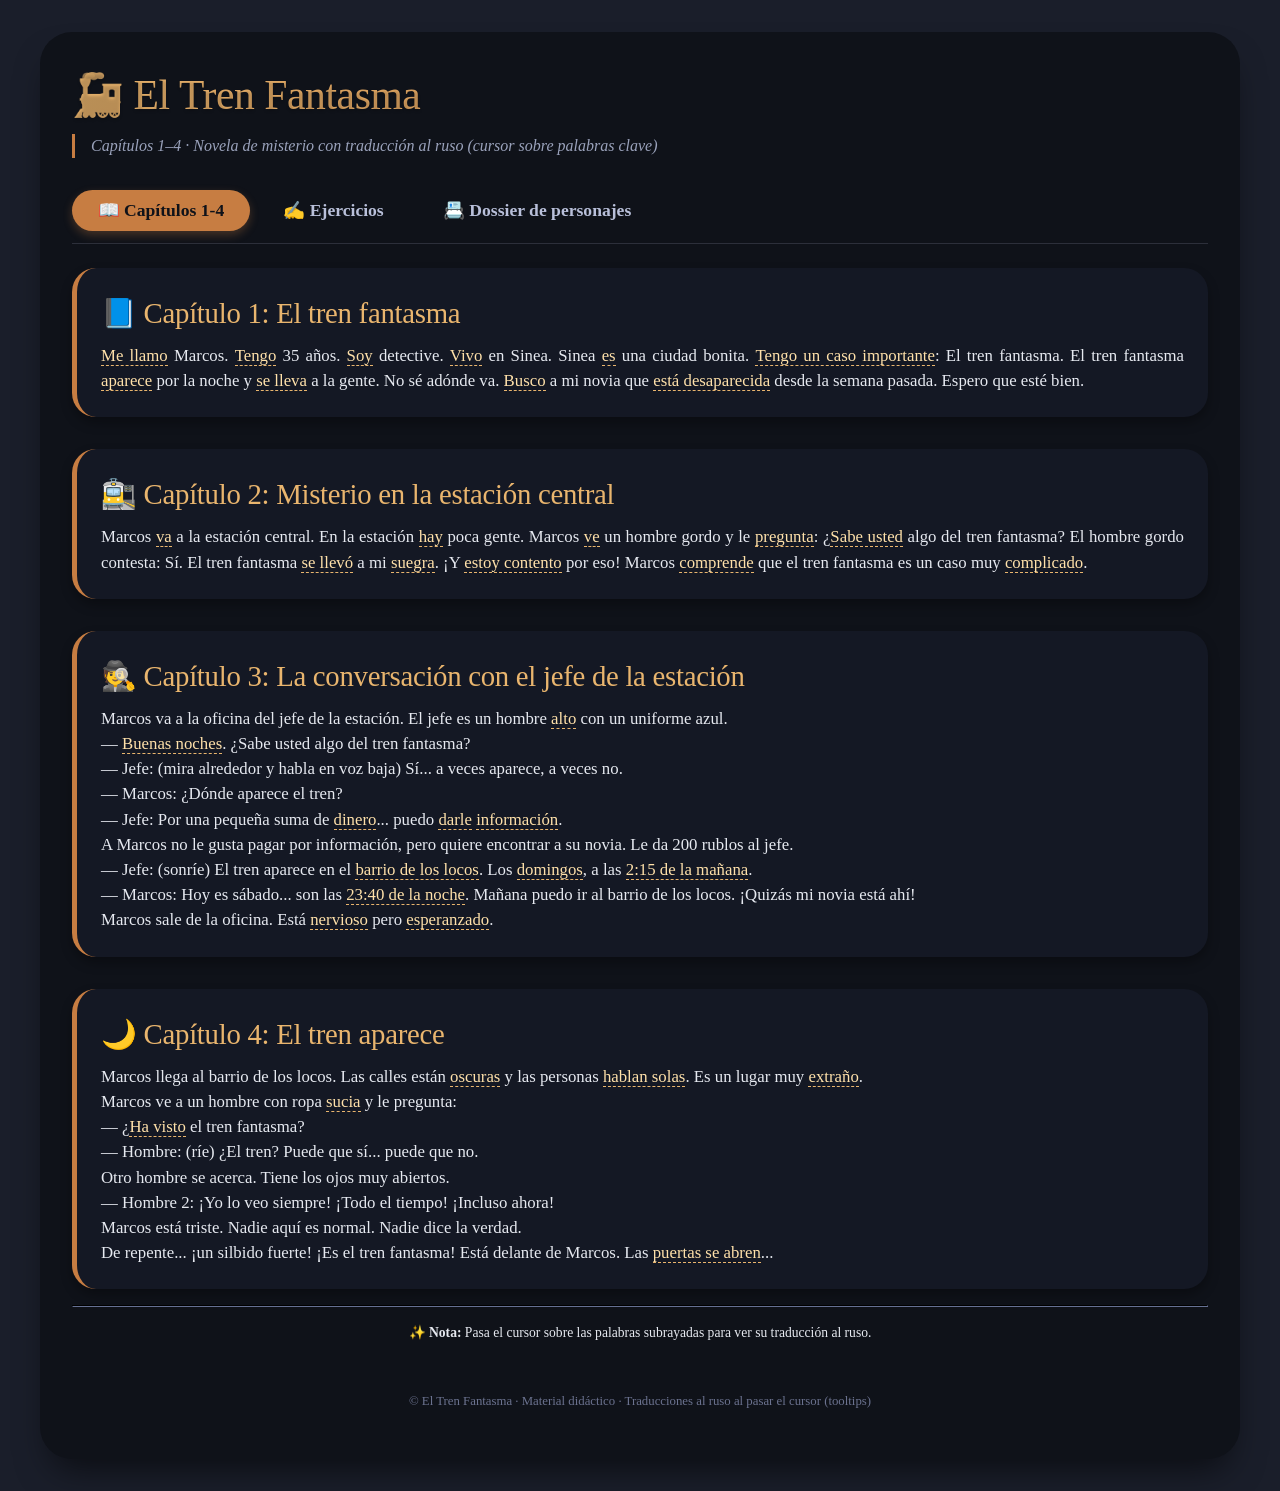
<file: trenfantasma.html>
<!DOCTYPE html>
<html lang="es">
<head>
    <meta charset="UTF-8">
    <meta name="viewport" content="width=device-width, initial-scale=1.0, user-scalable=yes">
    <title>El Tren Fantasma - Capítulos 1-4 | Novela interactiva para estudiantes</title>
    <style>
        * {
            margin: 0;
            padding: 0;
            box-sizing: border-box;
        }

        body {
            background: #1a1e2a;
            font-family: 'Segoe UI', 'Georgia', 'Times New Roman', serif;
            color: #e6e9f0;
            line-height: 1.5;
            padding: 2rem 1rem;
        }

        .container {
            max-width: 1200px;
            margin: 0 auto;
            background: #0f1219;
            border-radius: 2rem;
            box-shadow: 0 20px 35px -12px rgba(0,0,0,0.6);
            overflow: hidden;
            padding: 2rem 2rem 3rem;
        }

        h1, h2, h3 {
            font-weight: 500;
            letter-spacing: -0.01em;
        }

        h1 {
            font-size: 2.6rem;
            background: linear-gradient(135deg, #e9b56e, #c77d42);
            -webkit-background-clip: text;
            background-clip: text;
            color: transparent;
            margin-bottom: 0.5rem;
            text-shadow: 0 2px 3px rgba(0,0,0,0.2);
        }

        .sub {
            color: #9aa2bb;
            border-left: 3px solid #c77d42;
            padding-left: 1rem;
            margin-bottom: 2rem;
            font-style: italic;
        }

        /* TABS NAVIGATION */
        .tabs {
            display: flex;
            flex-wrap: wrap;
            gap: 0.5rem;
            margin: 2rem 0 1.5rem;
            border-bottom: 1px solid #2c2f3a;
            padding-bottom: 0.75rem;
        }

        .tab-btn {
            background: none;
            border: none;
            font-size: 1.1rem;
            font-weight: 600;
            padding: 0.6rem 1.6rem;
            border-radius: 40px;
            cursor: pointer;
            transition: 0.2s;
            color: #b9c0da;
            font-family: inherit;
        }

        .tab-btn.active {
            background: #c77d42;
            color: #0f1219;
            box-shadow: 0 4px 10px rgba(199,125,66,0.3);
        }

        .tab-btn:hover:not(.active) {
            background: #2a2e3f;
            color: #f0e6d2;
        }

        .tab-content {
            display: none;
            animation: fade 0.25s ease;
        }

        .tab-content.active {
            display: block;
        }

        @keyframes fade {
            from { opacity: 0; transform: translateY(5px);}
            to { opacity: 1; transform: translateY(0);}
        }

        /* capítulos cards */
        .capitulo-grid {
            display: flex;
            flex-direction: column;
            gap: 2rem;
        }

        .cap-card {
            background: #141824;
            border-radius: 1.5rem;
            padding: 1.5rem;
            border-left: 5px solid #c77d42;
            box-shadow: 0 6px 12px rgba(0,0,0,0.3);
        }

        .cap-card h3 {
            font-size: 1.8rem;
            color: #e9b56e;
            margin-bottom: 0.5rem;
        }

        .cap-text {
            font-size: 1.05rem;
            text-align: justify;
        }

        /* palabras con tooltip */
        .word-tip {
            border-bottom: 1px dashed #e9b56e;
            cursor: help;
            font-weight: 500;
            color: #ffe1aa;
            transition: 0.1s;
        }
        .word-tip:hover {
            background-color: #2c2e42;
            border-radius: 4px;
        }

        /* ejercicios */
        .exercise-block {
            background: #11141e;
            border-radius: 1.2rem;
            padding: 1.5rem;
            margin-bottom: 2rem;
            border: 1px solid #2a2f3c;
        }

        .exercise-title {
            font-size: 1.4rem;
            color: #d6a15a;
            margin-bottom: 1rem;
            display: flex;
            align-items: center;
            gap: 0.5rem;
        }

        .question-item {
            margin-bottom: 1rem;
            padding: 0.5rem 0;
            border-bottom: 1px solid #242838;
        }

        .truefalse {
            display: flex;
            gap: 1.2rem;
            margin-top: 0.4rem;
        }

        .truefalse label {
            display: flex;
            align-items: center;
            gap: 0.4rem;
            cursor: pointer;
        }

        .reflexion-text {
            width: 100%;
            background: #0b0e16;
            border: 1px solid #353b4a;
            border-radius: 1rem;
            padding: 0.7rem;
            color: #eceef5;
            margin-top: 0.5rem;
            font-family: inherit;
        }

        button.verificar {
            background: #c77d42;
            border: none;
            padding: 0.5rem 1.2rem;
            border-radius: 2rem;
            font-weight: bold;
            margin-top: 1rem;
            cursor: pointer;
            color: #111;
            transition: 0.2s;
        }

        button.verificar:hover {
            background: #e09857;
            transform: scale(0.97);
        }

        .feedback {
            margin-top: 0.7rem;
            font-size: 0.9rem;
            background: #1e222f;
            padding: 0.5rem 1rem;
            border-radius: 1rem;
            display: inline-block;
        }

        .dossier {
            background: #0e111b;
            border-radius: 1.5rem;
            padding: 1.5rem;
            display: flex;
            flex-wrap: wrap;
            gap: 2rem;
            justify-content: center;
        }

        .personaje {
            background: #191e2c;
            border-radius: 1.2rem;
            padding: 1rem 1.5rem;
            flex: 1 1 260px;
            border-top: 4px solid #c77d42;
        }

        .personaje h4 {
            font-size: 1.5rem;
            margin-bottom: 0.5rem;
            color: #e9b56e;
        }

        hr {
            border-color: #2c3140;
            margin: 1rem 0;
        }

        footer {
            text-align: center;
            margin-top: 3rem;
            font-size: 0.8rem;
            color: #6b728f;
        }

        @media (max-width: 700px) {
            .container { padding: 1.2rem; }
            .tab-btn { padding: 0.4rem 1rem; font-size: 0.9rem; }
        }
    </style>
</head>
<body>
<div class="container">
    <h1>🚂 El Tren Fantasma</h1>
    <div class="sub">Capítulos 1–4 · Novela de misterio con traducción al ruso (cursor sobre palabras clave)</div>

    <!-- TABS -->
    <div class="tabs">
        <button class="tab-btn active" data-tab="capitulos">📖 Capítulos 1-4</button>
        <button class="tab-btn" data-tab="ejercicios">✍️ Ejercicios</button>
        <button class="tab-btn" data-tab="dossier">📇 Dossier de personajes</button>
    </div>

    <!-- SECCIÓN CAPÍTULOS COMPLETOS -->
    <div id="capitulos" class="tab-content active">
        <div class="capitulo-grid">
            <!-- CAPÍTULO 1 -->
            <div class="cap-card">
                <h3>📘 Capítulo 1: El tren fantasma</h3>
                <div class="cap-text">
                    <p><span class="word-tip" title="Меня зовут">Me llamo</span> Marcos. <span class="word-tip" title="Я имею / мне">Tengo</span> 35 años. <span class="word-tip" title="Я есть / являюсь">Soy</span> detective. <span class="word-tip" title="Я живу">Vivo</span> en Sinea. Sinea <span class="word-tip" title="есть">es</span> una ciudad bonita. <span class="word-tip" title="У меня есть (важное дело)">Tengo un caso importante</span>: El tren fantasma. El tren fantasma <span class="word-tip" title="появляется">aparece</span> por la noche y <span class="word-tip" title="увозит, забирает">se lleva</span> a la gente. No sé adónde va. <span class="word-tip" title="Я ищу">Busco</span> a mi novia que <span class="word-tip" title="находится, является пропавшей">está desaparecida</span> desde la semana pasada. Espero que esté bien.</p>
                </div>
            </div>
            <!-- CAPÍTULO 2 -->
            <div class="cap-card">
                <h3>🚉 Capítulo 2: Misterio en la estación central</h3>
                <div class="cap-text">
                    <p>Marcos <span class="word-tip" title="идёт">va</span> a la estación central. En la estación <span class="word-tip" title="имеется / есть">hay</span> poca gente. Marcos <span class="word-tip" title="видит">ve</span> un hombre gordo y le <span class="word-tip" title="спрашивает">pregunta</span>: ¿<span class="word-tip" title="Знаете ли вы">Sabe usted</span> algo del tren fantasma? El hombre gordo contesta: Sí. El tren fantasma <span class="word-tip" title="забрал">se llevó</span> a mi <span class="word-tip" title="тёщу">suegra</span>. ¡Y <span class="word-tip" title="я доволен / рад">estoy contento</span> por eso! Marcos <span class="word-tip" title="понимает">comprende</span> que el tren fantasma es un caso muy <span class="word-tip" title="сложный">complicado</span>.</p>
                </div>
            </div>
            <!-- CAPÍTULO 3 -->
            <div class="cap-card">
                <h3>🕵️ Capítulo 3: La conversación con el jefe de la estación</h3>
                <div class="cap-text">
                    <p>Marcos va a la oficina del jefe de la estación. El jefe es un hombre <span class="word-tip" title="высокий">alto</span> con un uniforme azul.<br>
                    — <span class="word-tip" title="Доброй ночи">Buenas noches</span>. ¿Sabe usted algo del tren fantasma?<br>
                    — Jefe: (mira alrededor y habla en voz baja) Sí... a veces aparece, a veces no.<br>
                    — Marcos: ¿Dónde aparece el tren?<br>
                    — Jefe: Por una pequeña suma de <span class="word-tip" title="деньги">dinero</span>... puedo <span class="word-tip" title="дать вам">darle</span> <span class="word-tip" title="информацию">información</span>.<br>
                    A Marcos no le gusta pagar por información, pero quiere encontrar a su novia. Le da 200 rublos al jefe.<br>
                    — Jefe: (sonríe) El tren aparece en el <span class="word-tip" title="район безумцев">barrio de los locos</span>. Los <span class="word-tip" title="воскресенья">domingos</span>, a las <span class="word-tip" title="2:15 de la madrugada">2:15 de la mañana</span>.<br>
                    — Marcos: Hoy es sábado... son las <span class="word-tip" title="23:40 de la noche">23:40 de la noche</span>. Mañana puedo ir al barrio de los locos. ¡Quizás mi novia está ahí!<br>
                    Marcos sale de la oficina. Está <span class="word-tip" title="нервный">nervioso</span> pero <span class="word-tip" title="полный надежды">esperanzado</span>.</p>
                </div>
            </div>
            <!-- CAPÍTULO 4 -->
            <div class="cap-card">
                <h3>🌙 Capítulo 4: El tren aparece</h3>
                <div class="cap-text">
                    <p>Marcos llega al barrio de los locos. Las calles están <span class="word-tip" title="тёмные">oscuras</span> y las personas <span class="word-tip" title="говорят сами с собой">hablan solas</span>. Es un lugar muy <span class="word-tip" title="странный">extraño</span>.<br>
                    Marcos ve a un hombre con ropa <span class="word-tip" title="грязная">sucia</span> y le pregunta:<br>
                    — ¿<span class="word-tip" title="Вы видели">Ha visto</span> el tren fantasma?<br>
                    — Hombre: (ríe) ¿El tren? Puede que sí... puede que no.<br>
                    Otro hombre se acerca. Tiene los ojos muy abiertos.<br>
                    — Hombre 2: ¡Yo lo veo siempre! ¡Todo el tiempo! ¡Incluso ahora!<br>
                    Marcos está triste. Nadie aquí es normal. Nadie dice la verdad.<br>
                    De repente... ¡un silbido fuerte! ¡Es el tren fantasma! Está delante de Marcos. Las <span class="word-tip" title="двери открываются">puertas se abren</span>...</p>
                </div>
            </div>
        </div>
        <hr>
        <p style="font-size:0.85rem; text-align:center;">✨ <strong>Nota:</strong> Pasa el cursor sobre las palabras subrayadas para ver su traducción al ruso.</p>
    </div>

    <!-- SECCIÓN EJERCICIOS: Preguntas, V/F y reflexión -->
    <div id="ejercicios" class="tab-content">
        <h2 style="margin-bottom: 1rem;">📝 Ejercicios (Capítulos 1–4)</h2>
        
        <!-- Bloque Verdadero o Falso (5 preguntas) -->
        <div class="exercise-block">
            <div class="exercise-title">✅ 1. Verdadero o Falso (V/F)</div>
            <div id="vf-questions">
                <div class="question-item">
                    <p><strong>1.</strong> Marcos tiene 25 años.</p>
                    <div class="truefalse">
                        <label><input type="radio" name="vf1" value="F"> ❌ Falso</label>
                        <label><input type="radio" name="vf1" value="V"> ✔️ Verdadero</label>
                    </div>
                </div>
                <div class="question-item">
                    <p><strong>2.</strong> En la estación central hay mucha gente.</p>
                    <div class="truefalse">
                        <label><input type="radio" name="vf2" value="F"> ❌ Falso</label>
                        <label><input type="radio" name="vf2" value="V"> ✔️ Verdadero</label>
                    </div>
                </div>
                <div class="question-item">
                    <p><strong>3.</strong> El jefe de la estación dice que el tren aparece los domingos a las 2:15 de la mañana.</p>
                    <div class="truefalse">
                        <label><input type="radio" name="vf3" value="V"> ✔️ Verdadero</label>
                        <label><input type="radio" name="vf3" value="F"> ❌ Falso</label>
                    </div>
                </div>
                <div class="question-item">
                    <p><strong>4.</strong> En el barrio de los locos, Marcos encuentra a su novia inmediatamente.</p>
                    <div class="truefalse">
                        <label><input type="radio" name="vf4" value="F"> ❌ Falso</label>
                        <label><input type="radio" name="vf4" value="V"> ✔️ Verdadero</label>
                    </div>
                </div>
                <div class="question-item">
                    <p><strong>5.</strong> El hombre gordo del capítulo 2 estaba contento porque el tren fantasma se llevó a su suegra.</p>
                    <div class="truefalse">
                        <label><input type="radio" name="vf5" value="V"> ✔️ Verdadero</label>
                        <label><input type="radio" name="vf5" value="F"> ❌ Falso</label>
                    </div>
                </div>
            </div>
            <button class="verificar" id="checkVF">🔍 Verificar respuestas</button>
            <div id="feedbackVF" class="feedback"></div>
        </div>

        <!-- Bloque preguntas de comprensión (respuesta corta) -->
        <div class="exercise-block">
            <div class="exercise-title">📌 2. Preguntas de comprensión</div>
            <div class="question-item">
                <p><strong>1.</strong> ¿Cómo se llama el detective y cuántos años tiene? (según capítulo 1)</p>
                <textarea class="reflexion-text" id="q1" rows="2" placeholder="Escribe tu respuesta..."></textarea>
            </div>
            <div class="question-item">
                <p><strong>2.</strong> ¿Qué le pregunta Marcos al hombre gordo en la estación central?</p>
                <textarea class="reflexion-text" id="q2" rows="2" placeholder="Escribe tu respuesta..."></textarea>
            </div>
            <div class="question-item">
                <p><strong>3.</strong> ¿Qué tiene que hacer Marcos para obtener información del jefe de la estación?</p>
                <textarea class="reflexion-text" id="q3" rows="2" placeholder="Escribe tu respuesta..."></textarea>
            </div>
            <div class="question-item">
                <p><strong>4.</strong> Describe brevemente el ambiente del "barrio de los locos" (capítulo 4).</p>
                <textarea class="reflexion-text" id="q4" rows="2" placeholder="Escribe tu respuesta..."></textarea>
            </div>
            <button class="verificar" id="checkQA">📖 Verificar respuestas sugeridas</button>
            <div id="feedbackQA" class="feedback"></div>
        </div>

        <!-- Preguntas de reflexión personal -->
        <div class="exercise-block">
            <div class="exercise-title">💭 3. Preguntas de reflexión</div>
            <div class="question-item">
                <p><strong>1.</strong> ¿Por qué crees que el tren fantasma se lleva a la gente? ¿Qué simboliza en la historia?</p>
                <textarea class="reflexion-text" id="reflex1" rows="3" placeholder="Tu reflexión..."></textarea>
            </div>
            <div class="question-item">
                <p><strong>2.</strong> Si fueras Marcos, ¿irías al barrio de los locos a medianoche para buscar a tu novia? ¿Por qué?</p>
                <textarea class="reflexion-text" id="reflex2" rows="3" placeholder="Tu reflexión..."></textarea>
            </div>
            <div class="question-item">
                <p><strong>3.</strong> En el capítulo 3, el jefe pide dinero a cambio de información. ¿Crees que está bien? ¿Qué opinas?</p>
                <textarea class="reflexion-text" id="reflex3" rows="3" placeholder="Opina libremente..."></textarea>
            </div>
            <button class="verificar" id="checkReflex">✨ Guardar / Revisar reflexiones</button>
            <div id="feedbackReflex" class="feedback">📝 Tus respuestas se han registrado localmente (puedes seguir editándolas).</div>
        </div>
    </div>

    <!-- DOSSIER DE PERSONAJES -->
    <div id="dossier" class="tab-content">
        <h2 style="margin-bottom: 1rem;">📋 Dossier de personajes importantes</h2>
        <div class="dossier">
            <div class="personaje">
                <h4>🕵️ Marcos</h4>
                <p><strong>Detective de 35 años</strong>, vive en Sinea. Busca a su novia desaparecida, Alicia. Valiente pero nervioso ante lo desconocido. Obstinado y con sentido de la justicia.</p>
                <p><span class="word-tip" title="rasgos: persistente, valiente">Persistente · Leal</span></p>
            </div>
            <div class="personaje">
                <h4>🌙 Alicia Gómez</h4>
                <p><strong>Novia de Marcos</strong>, 31 años. Astróloga y tarotista profesional. Desapareció una semana antes del inicio. Cabello castaño rojizo, lunar en el cuello. Apasionada por misterios sobrenaturales.</p>
                <p><span class="word-tip" title="vegetariana, colecciona libros de fantasmas">Esotérica · Vegetariana</span></p>
            </div>
            <div class="personaje">
                <h4>🧑‍🦰 Hombre gordo (cap.2)</h4>
                <p>Testigo en la estación central. Su suegra fue "llevada" por el tren fantasma y él está contento. Humor ácido.</p>
                <p><span class="word-tip" title="yerno de la señora mayor">Yerno sarcástico</span></p>
            </div>
            <div class="personaje">
                <h4>👮 Jefe de estación</h4>
                <p>Hombre alto, uniforme azul, corrupto pero con información clave. Vende datos: el tren aparece los domingos a las 2:15 en el Barrio de los Locos.</p>
            </div>
            <div class="personaje">
                <h4>👥 Habitantes del barrio de los locos</h4>
                <p>Personas extrañas, hablan solas, ropa sucia. Dos hombres: uno responde evasivamente, otro asegura ver el tren "todo el tiempo". Simbolizan confusión y locura.</p>
            </div>
        </div>
        <hr>
        <p style="margin-top: 1rem; font-size:0.9rem;"><span class="word-tip" title="información adicional">📌 Nota:</span> El tren fantasma solo aparece para "pecadores" (según insinúa el inspector en capítulos posteriores). En los primeros 4 capítulos ya se presenta el misterio principal.</p>
    </div>

    <footer>© El Tren Fantasma · Material didáctico · Traducciones al ruso al pasar el cursor (tooltips)</footer>
</div>

<script>
    // Función para cambiar tabs
    const tabsBtns = document.querySelectorAll('.tab-btn');
    const contents = document.querySelectorAll('.tab-content');
    tabsBtns.forEach(btn => {
        btn.addEventListener('click', () => {
            const tabId = btn.getAttribute('data-tab');
            contents.forEach(content => content.classList.remove('active'));
            tabsBtns.forEach(b => b.classList.remove('active'));
            document.getElementById(tabId).classList.add('active');
            btn.classList.add('active');
        });
    });

    // Verdadero o Falso (respuestas esperadas)
    const correctVF = {
        vf1: 'F',  // Marcos tiene 35 años, no 25.
        vf2: 'F',  // Hay poca gente, no mucha.
        vf3: 'V',  // cierto: domingos 2:15
        vf4: 'F',  // no encuentra a Alicia en cap4, solo llega el tren
        vf5: 'V'   // contento porque se llevó a su suegra.
    };

    document.getElementById('checkVF').addEventListener('click', () => {
        let results = [];
        let allOk = true;
        for (let i = 1; i <= 5; i++) {
            const selected = document.querySelector(`input[name="vf${i}"]:checked`);
            const userVal = selected ? selected.value : null;
            const correctVal = correctVF[`vf${i}`];
            if (userVal === correctVal) {
                results.push(`✅ Pregunta ${i}: correcta`);
            } else {
                allOk = false;
                results.push(`❌ Pregunta ${i}: incorrecta. Respuesta correcta era ${correctVal === 'V' ? 'Verdadero' : 'Falso'}.`);
            }
        }
        document.getElementById('feedbackVF').innerHTML = results.join('<br>');
    });

    // Preguntas de comprensión: sugerencias dinámicas
    const expectedAnswers = {
        q1: "Marcos / Se llama Marcos y tiene 35 años.",
        q2: "Le pregunta sobre el tren fantasma / ¿Sabe algo del tren fantasma?",
        q3: "Pagar / Darle dinero (200 rublos) para obtener la información.",
        q4: "Calles oscuras, personas que hablan solas, ambiente extraño, nadie es normal."
    };

    document.getElementById('checkQA').addEventListener('click', () => {
        let user1 = document.getElementById('q1').value.trim();
        let user2 = document.getElementById('q2').value.trim();
        let user3 = document.getElementById('q3').value.trim();
        let user4 = document.getElementById('q4').value.trim();
        let feedback = "";
        if (user1.length > 0) feedback += `📌 1. Respuesta sugerida: ${expectedAnswers.q1}<br>`;
        else feedback += `⚠️ 1. No has respondido. Sugerencia: ${expectedAnswers.q1}<br>`;
        if (user2.length > 0) feedback += `📌 2. Respuesta sugerida: ${expectedAnswers.q2}<br>`;
        else feedback += `⚠️ 2. Sugerencia: ${expectedAnswers.q2}<br>`;
        if (user3.length > 0) feedback += `📌 3. Respuesta sugerida: ${expectedAnswers.q3}<br>`;
        else feedback += `⚠️ 3. Sugerencia: ${expectedAnswers.q3}<br>`;
        if (user4.length > 0) feedback += `📌 4. Respuesta sugerida: ${expectedAnswers.q4}<br>`;
        else feedback += `⚠️ 4. Sugerencia: ${expectedAnswers.q4}<br>`;
        feedback += `<br>✨ Tus respuestas personales son válidas. Compara con las ideas clave.`;
        document.getElementById('feedbackQA').innerHTML = feedback;
    });

    // Reflexiones: guardar en localStorage para no perder (opcional) y aviso amigable
    document.getElementById('checkReflex').addEventListener('click', () => {
        const reflex1 = document.getElementById('reflex1').value;
        const reflex2 = document.getElementById('reflex2').value;
        const reflex3 = document.getElementById('reflex3').value;
        if (reflex1) localStorage.setItem('reflex_cap1_4', reflex1);
        if (reflex2) localStorage.setItem('reflex_cap2_4', reflex2);
        if (reflex3) localStorage.setItem('reflex_cap3_4', reflex3);
        document.getElementById('feedbackReflex').innerHTML = '✅ Reflexiones guardadas (en tu navegador). ¡Sigue profundizando!';
        setTimeout(() => {
            document.getElementById('feedbackReflex').innerHTML = '📝 Tus respuestas se han registrado localmente (puedes seguir editándolas).';
        }, 3000);
    });

    // Cargar reflexiones si existen previamente
    if(localStorage.getItem('reflex_cap1_4')) document.getElementById('reflex1').value = localStorage.getItem('reflex_cap1_4');
    if(localStorage.getItem('reflex_cap2_4')) document.getElementById('reflex2').value = localStorage.getItem('reflex_cap2_4');
    if(localStorage.getItem('reflex_cap3_4')) document.getElementById('reflex3').value = localStorage.getItem('reflex_cap3_4');
    
    // Pequeña mejora: tooltips nativos, pero el CSS ya maneja .word-tip con title.
    // Todo el contenido de capítulos tiene títulos en ruso mediante atributo title.
</script>
</body>
</html>
</file>
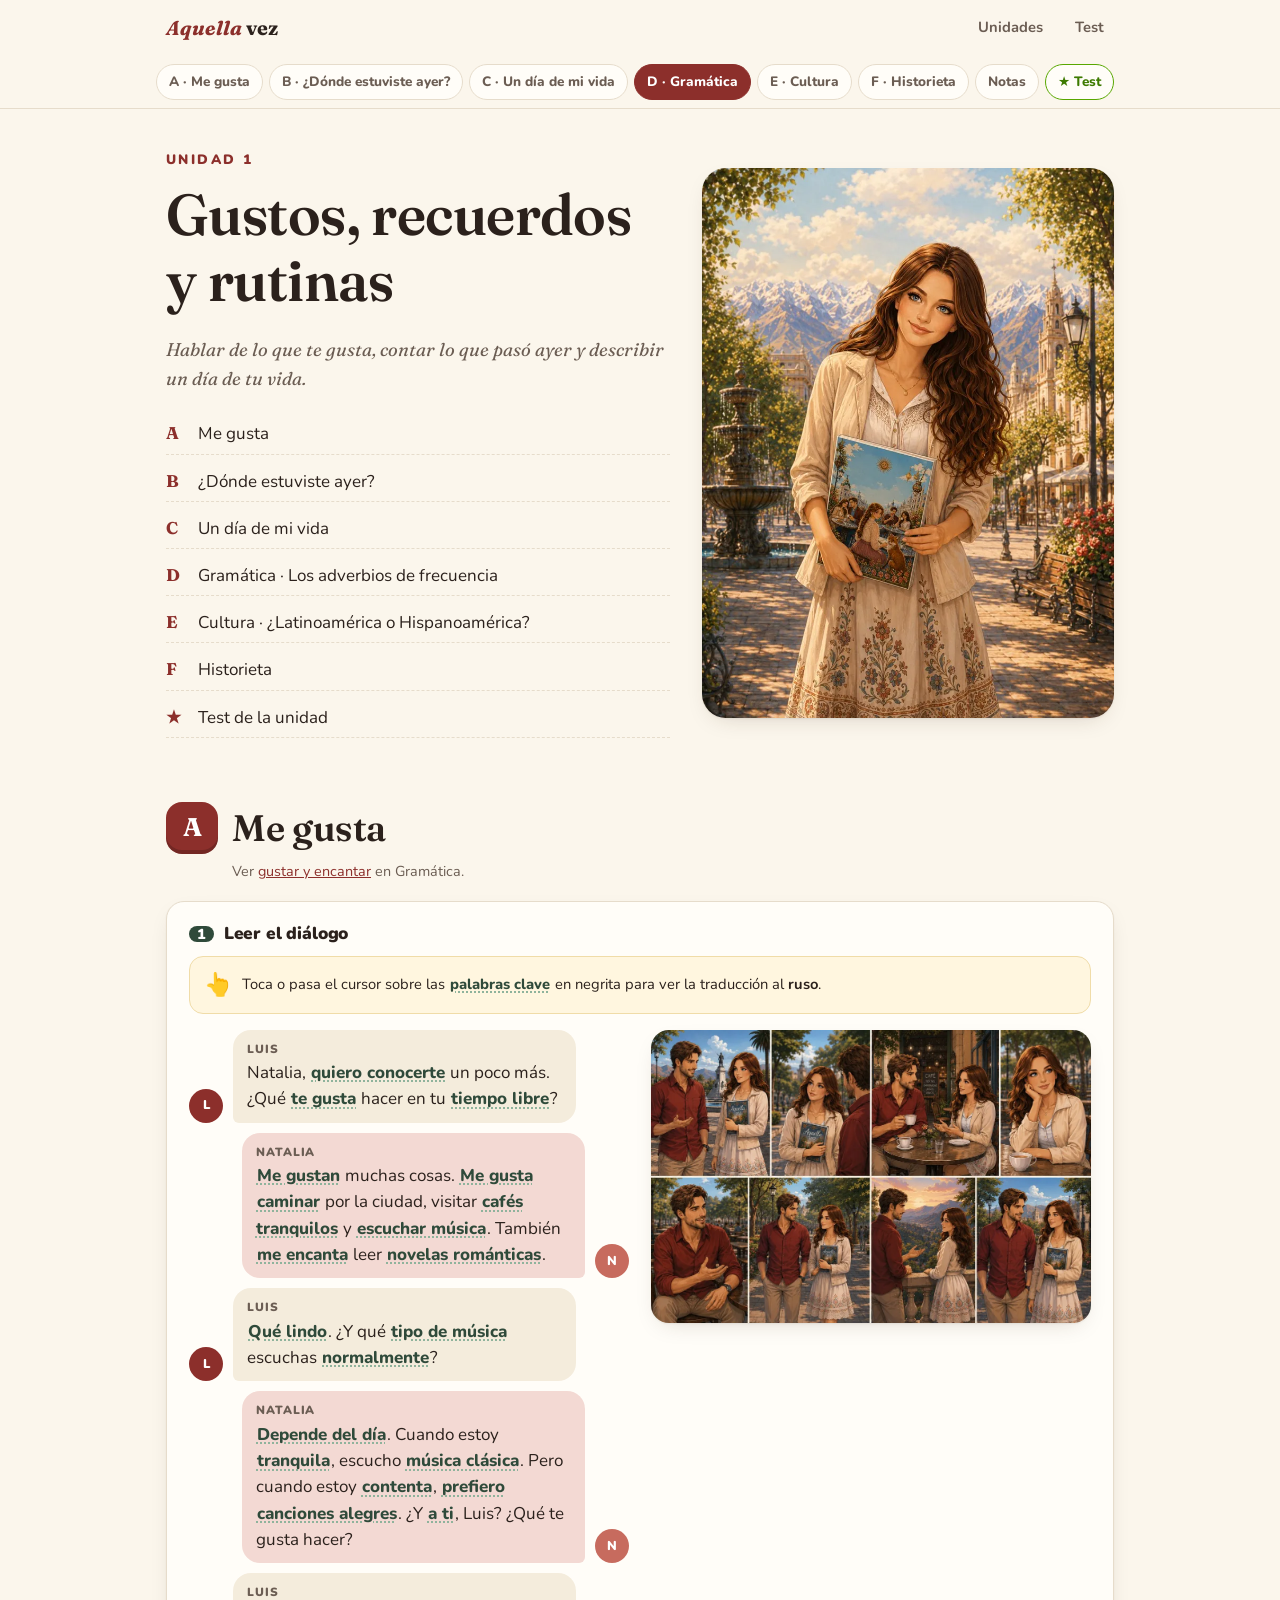
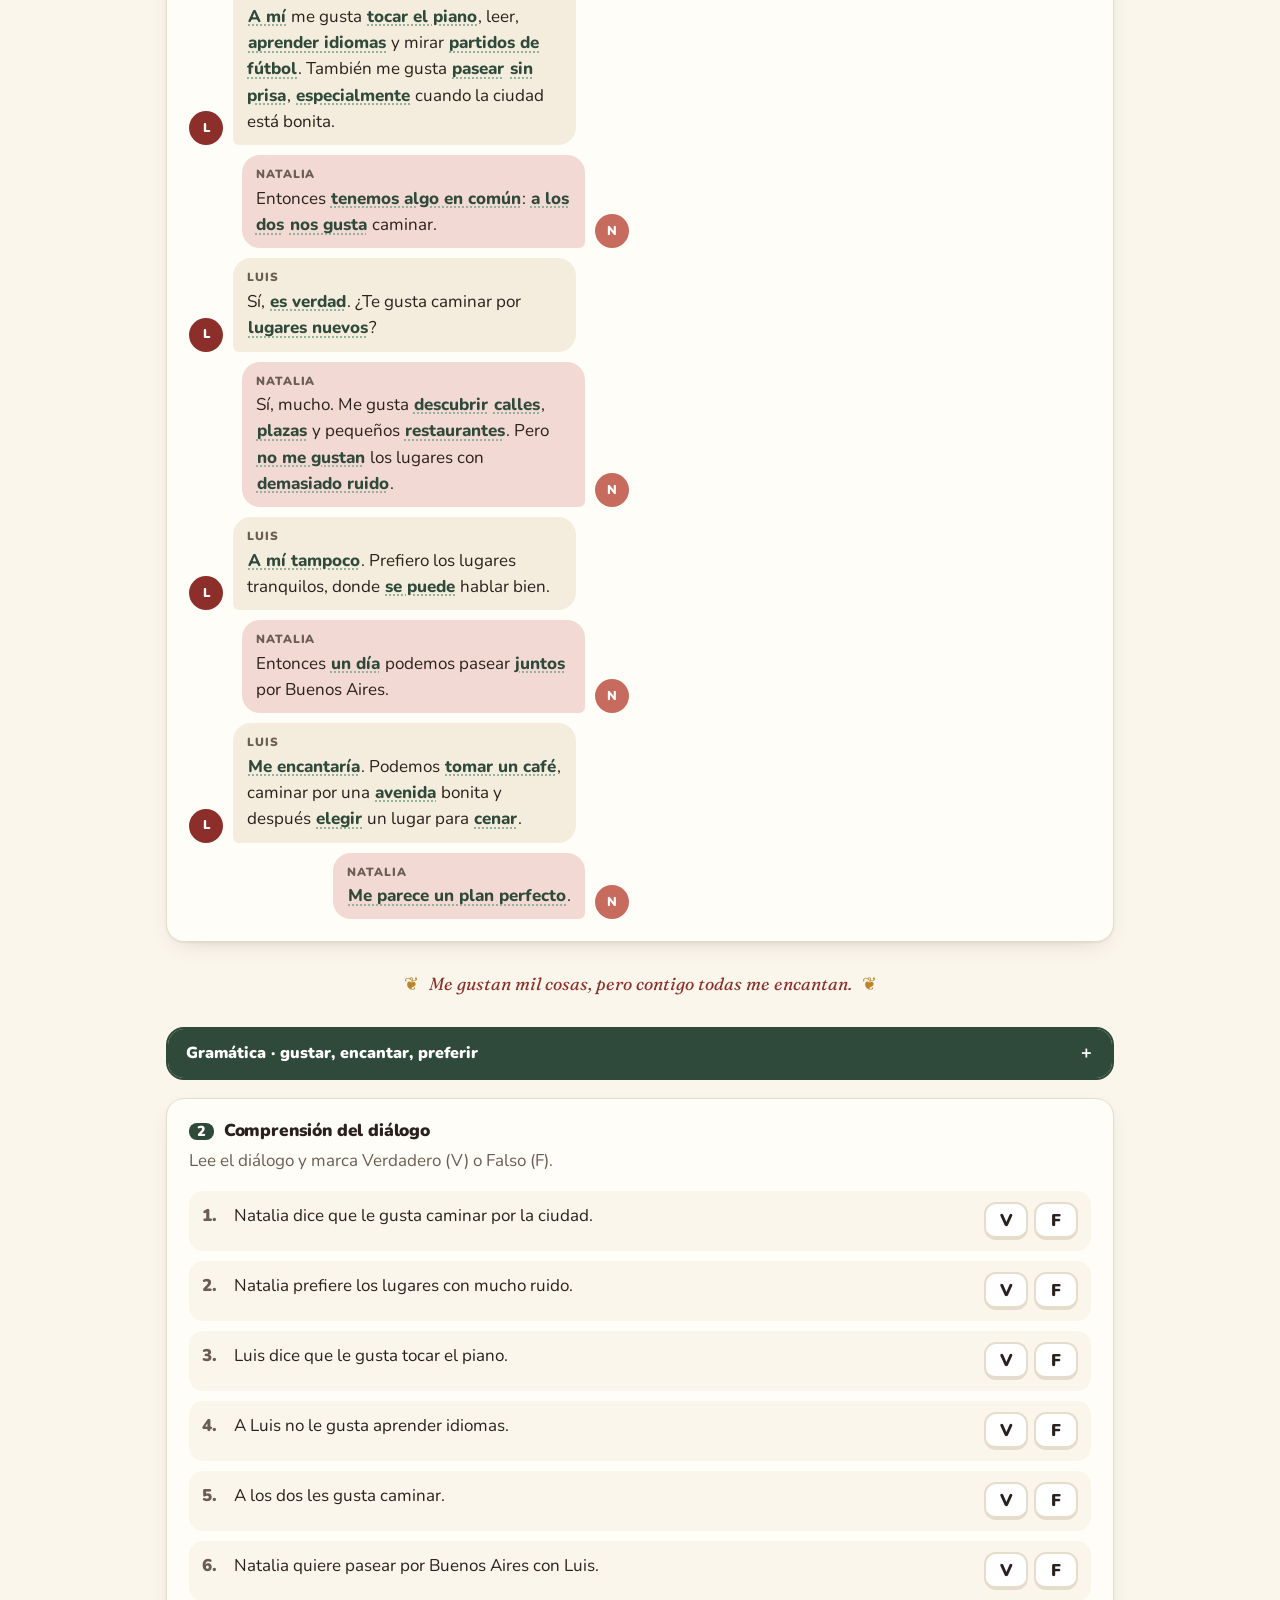
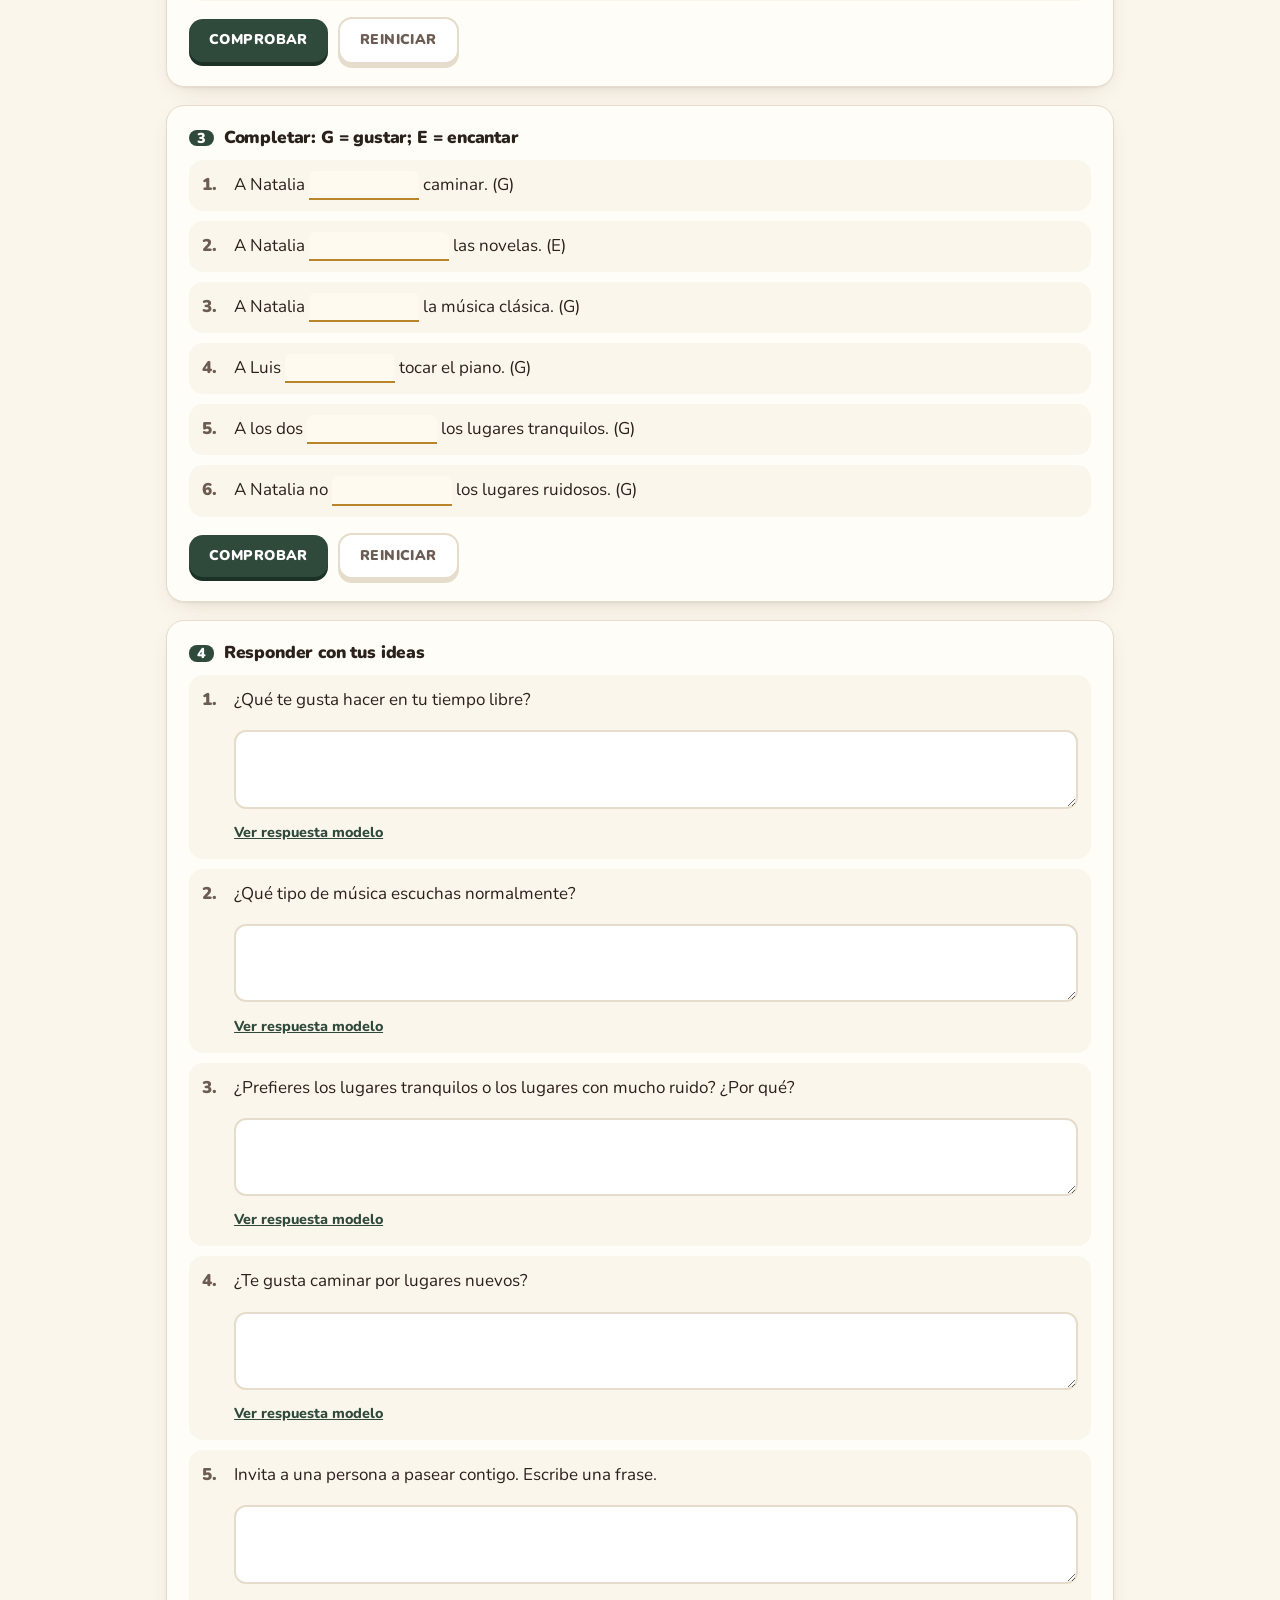
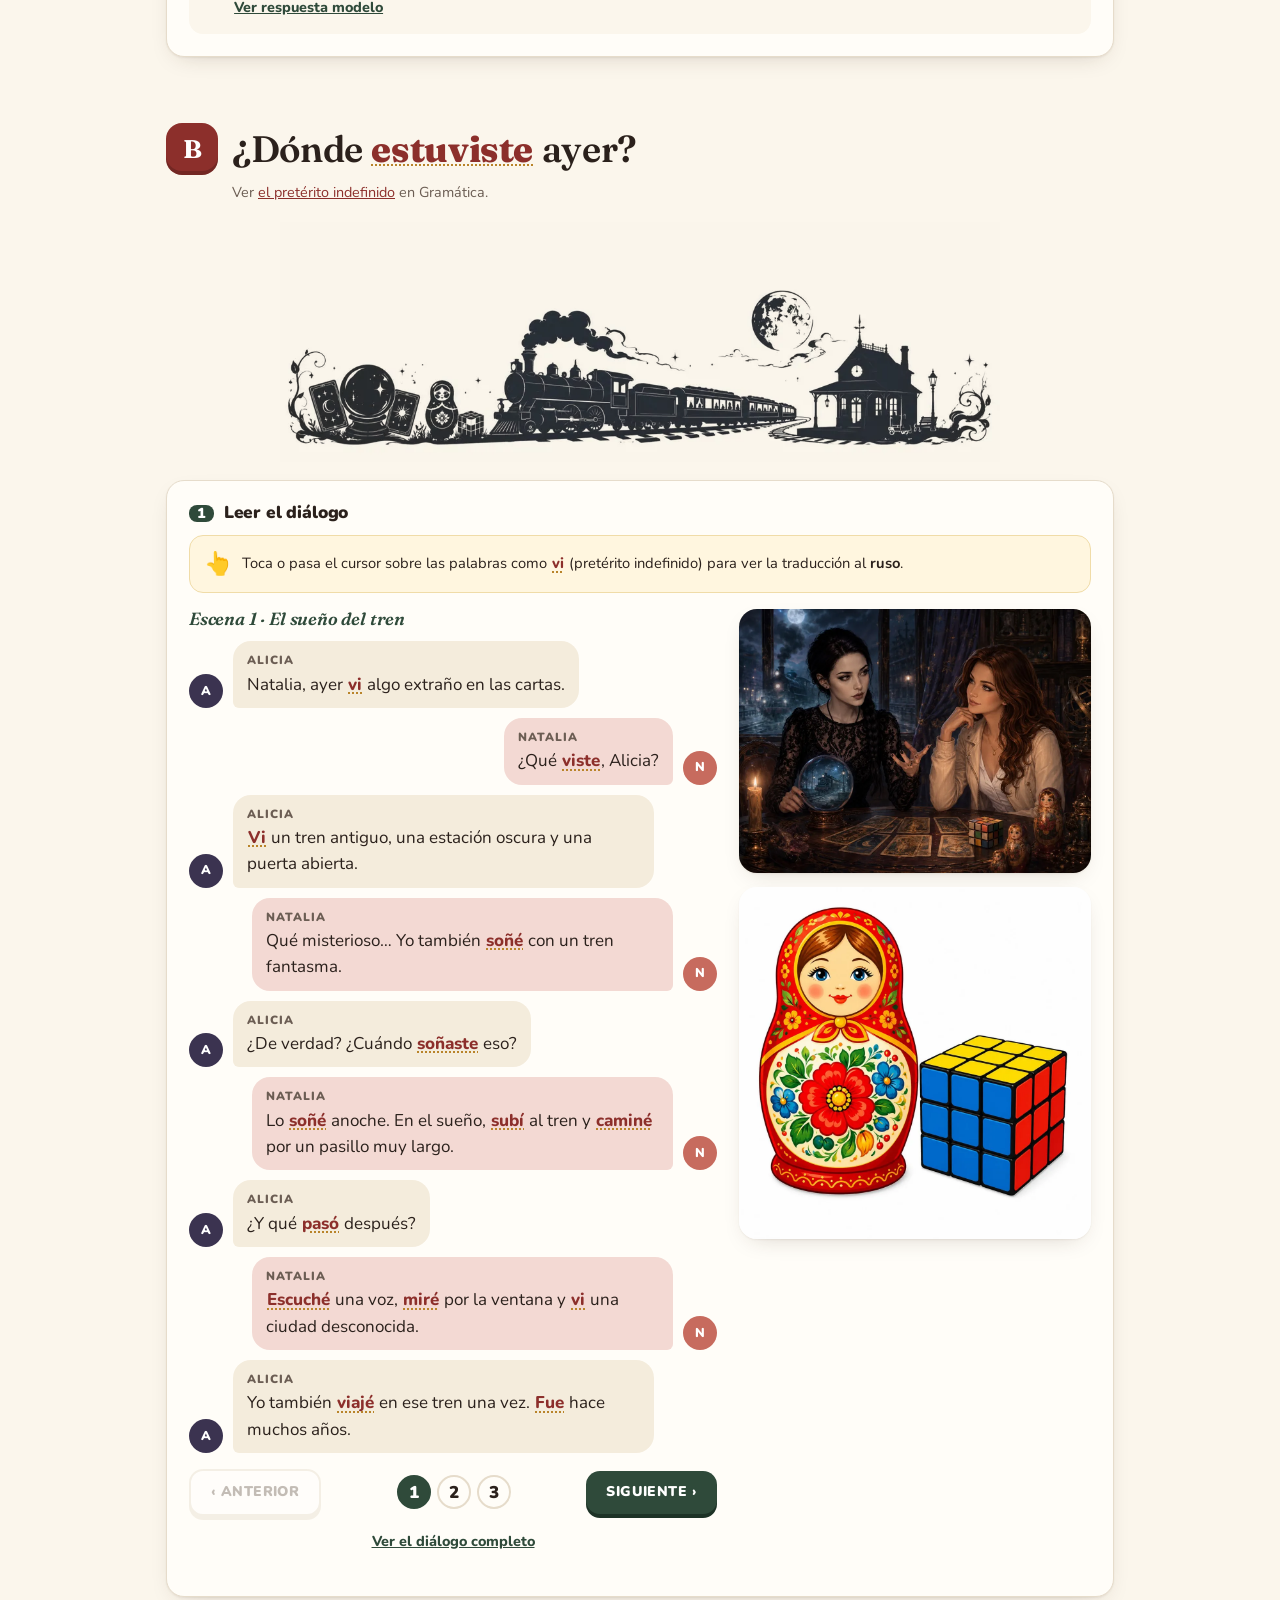
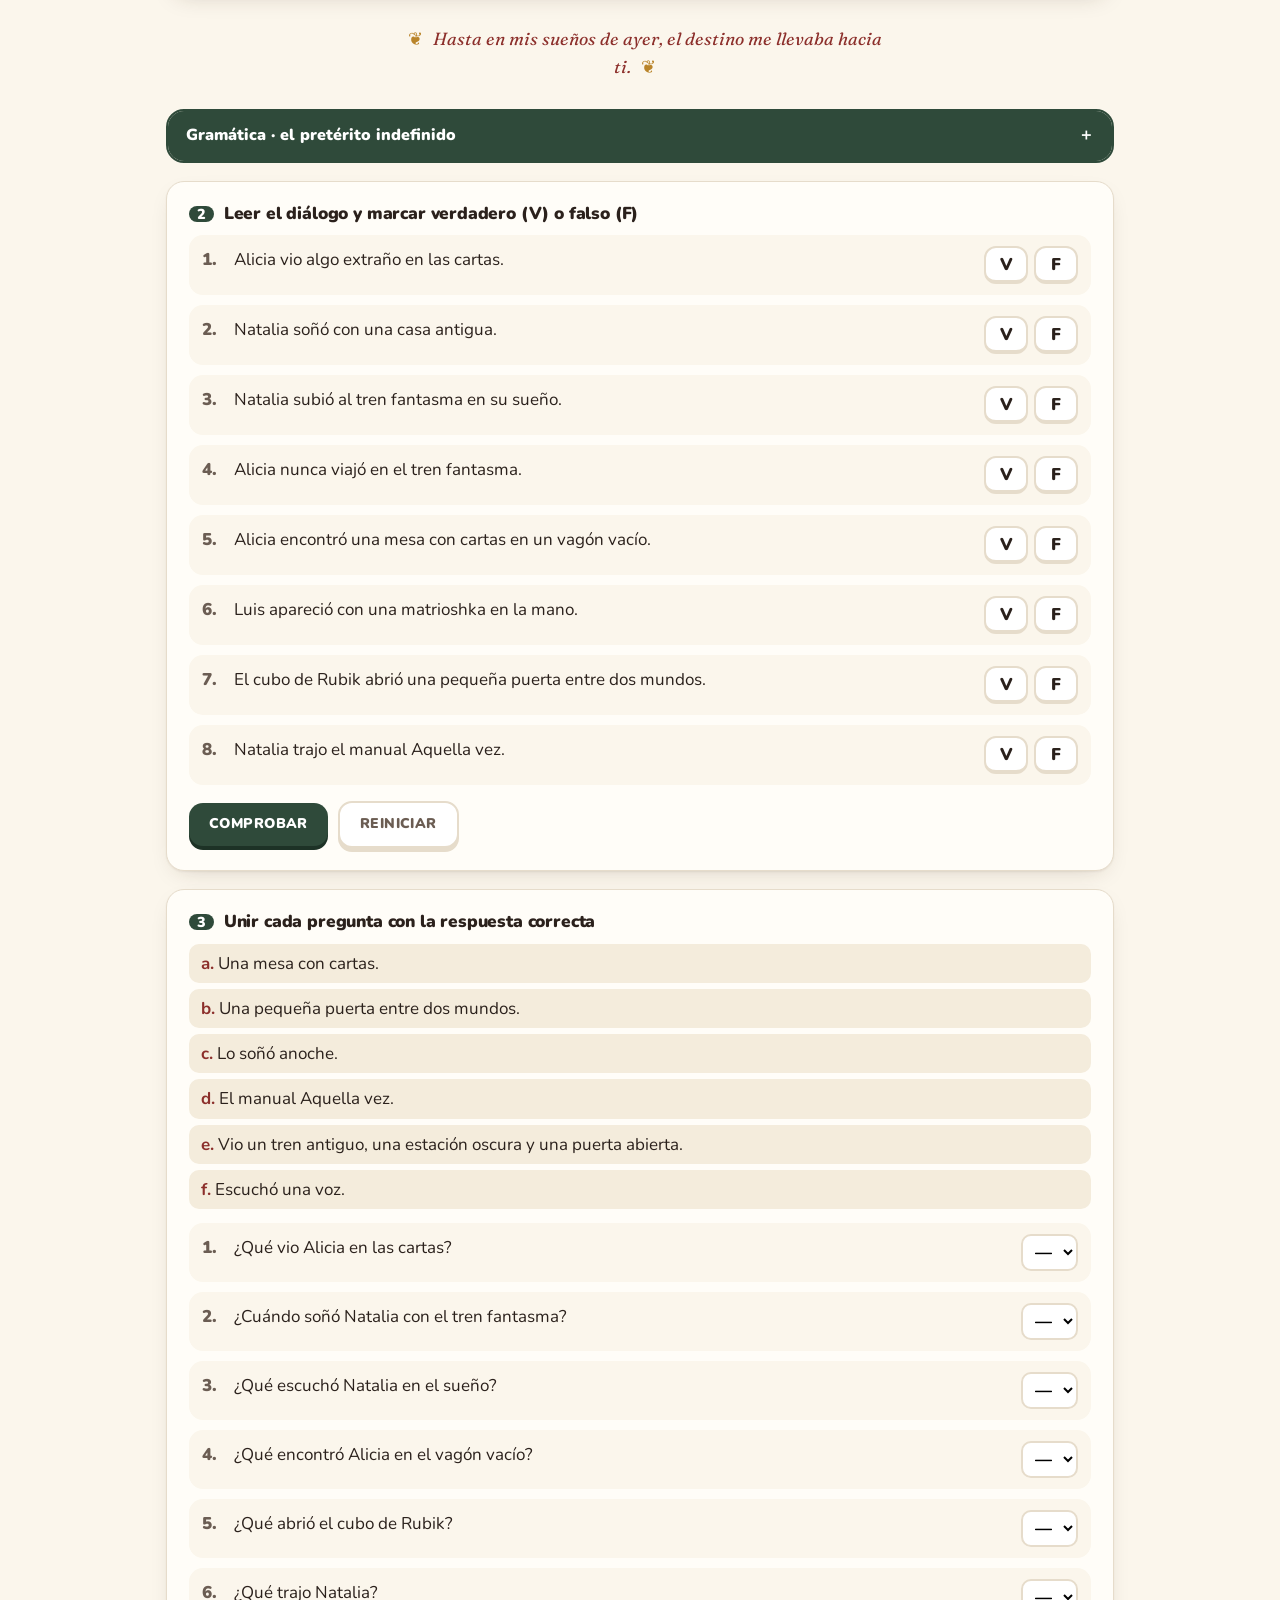
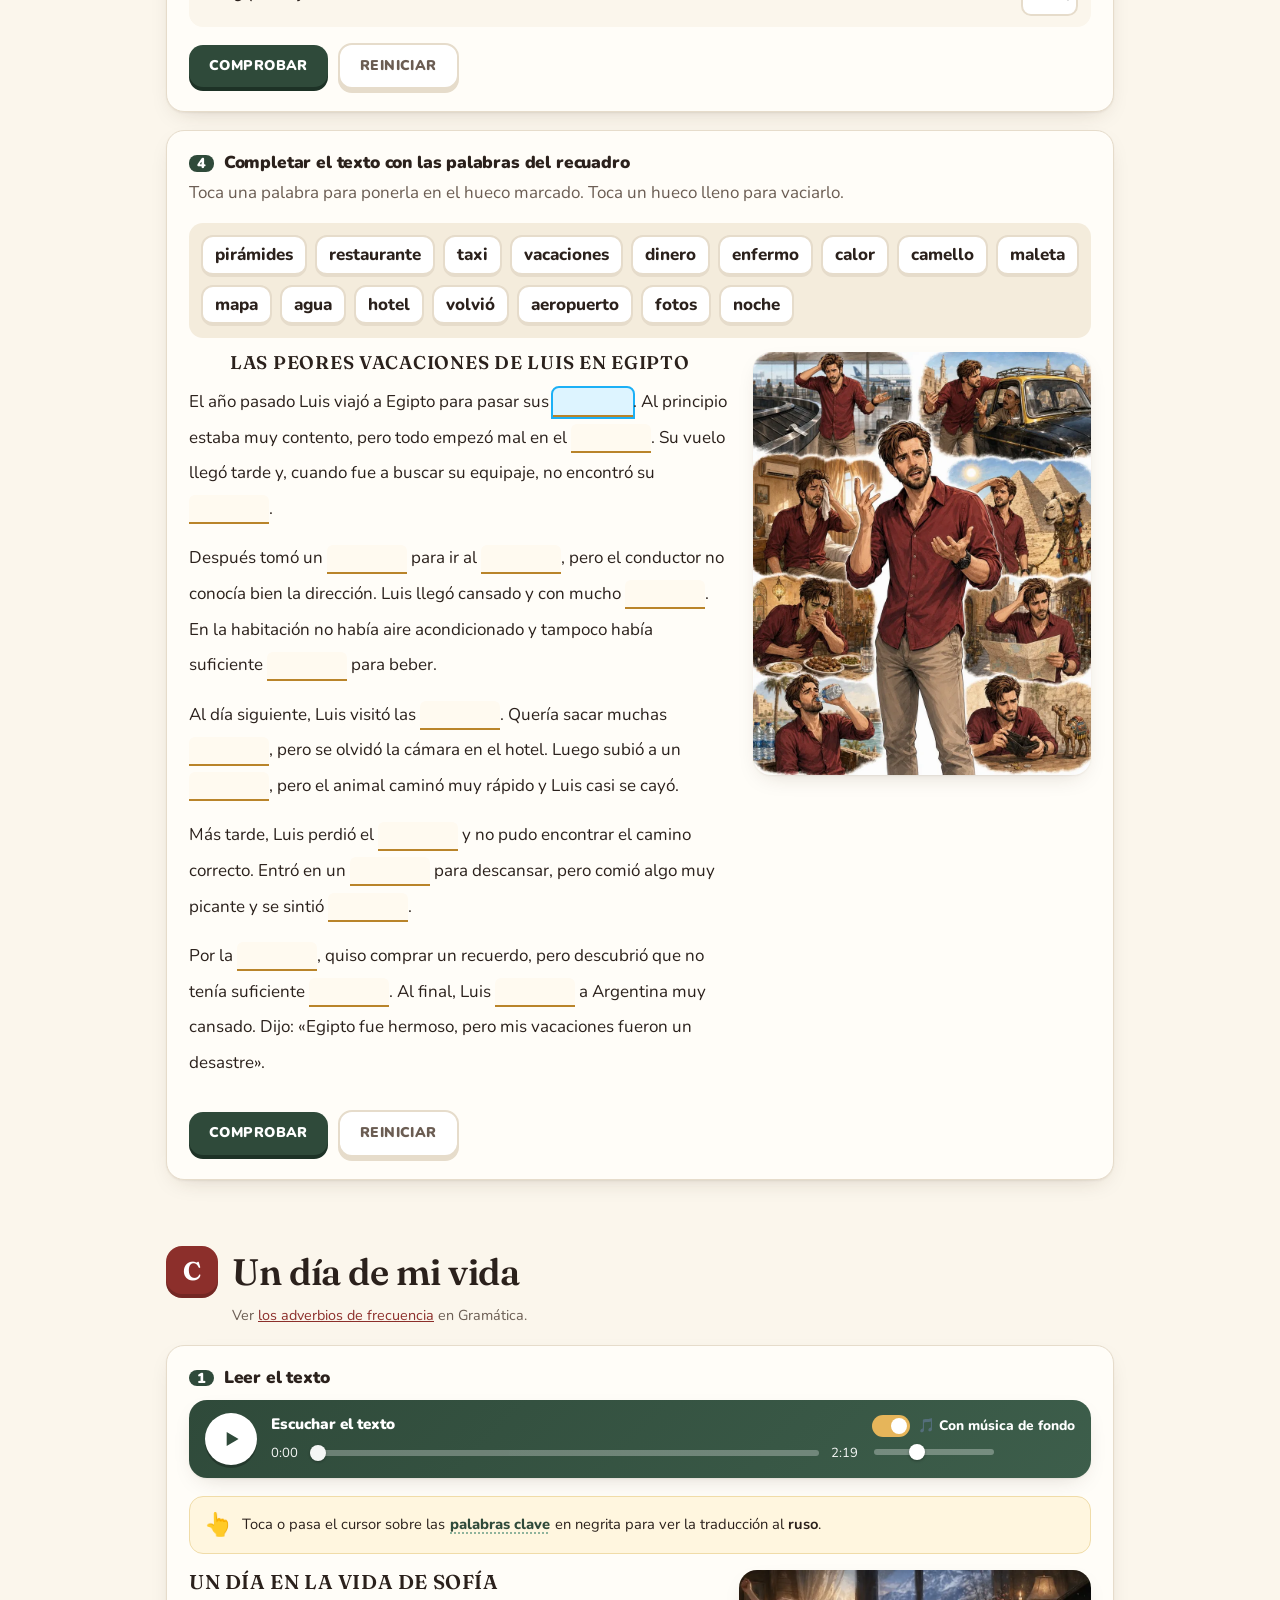
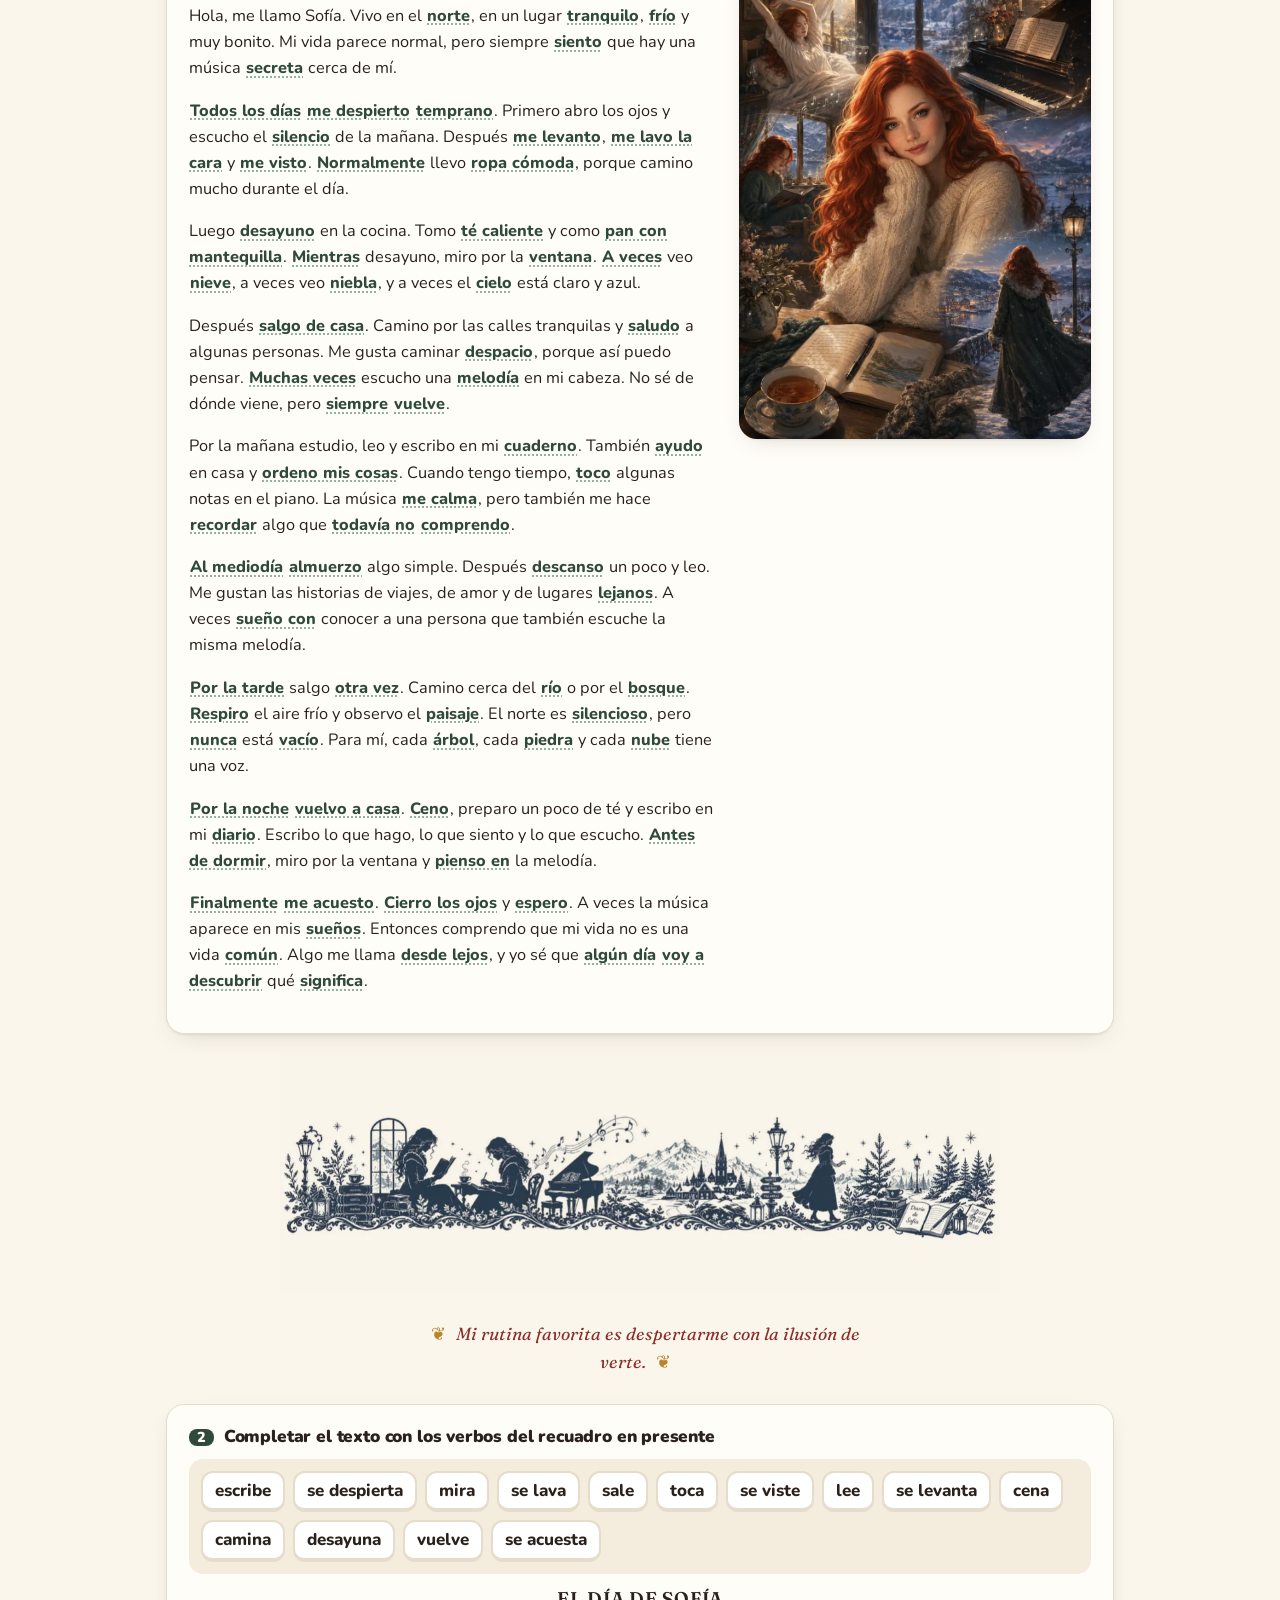
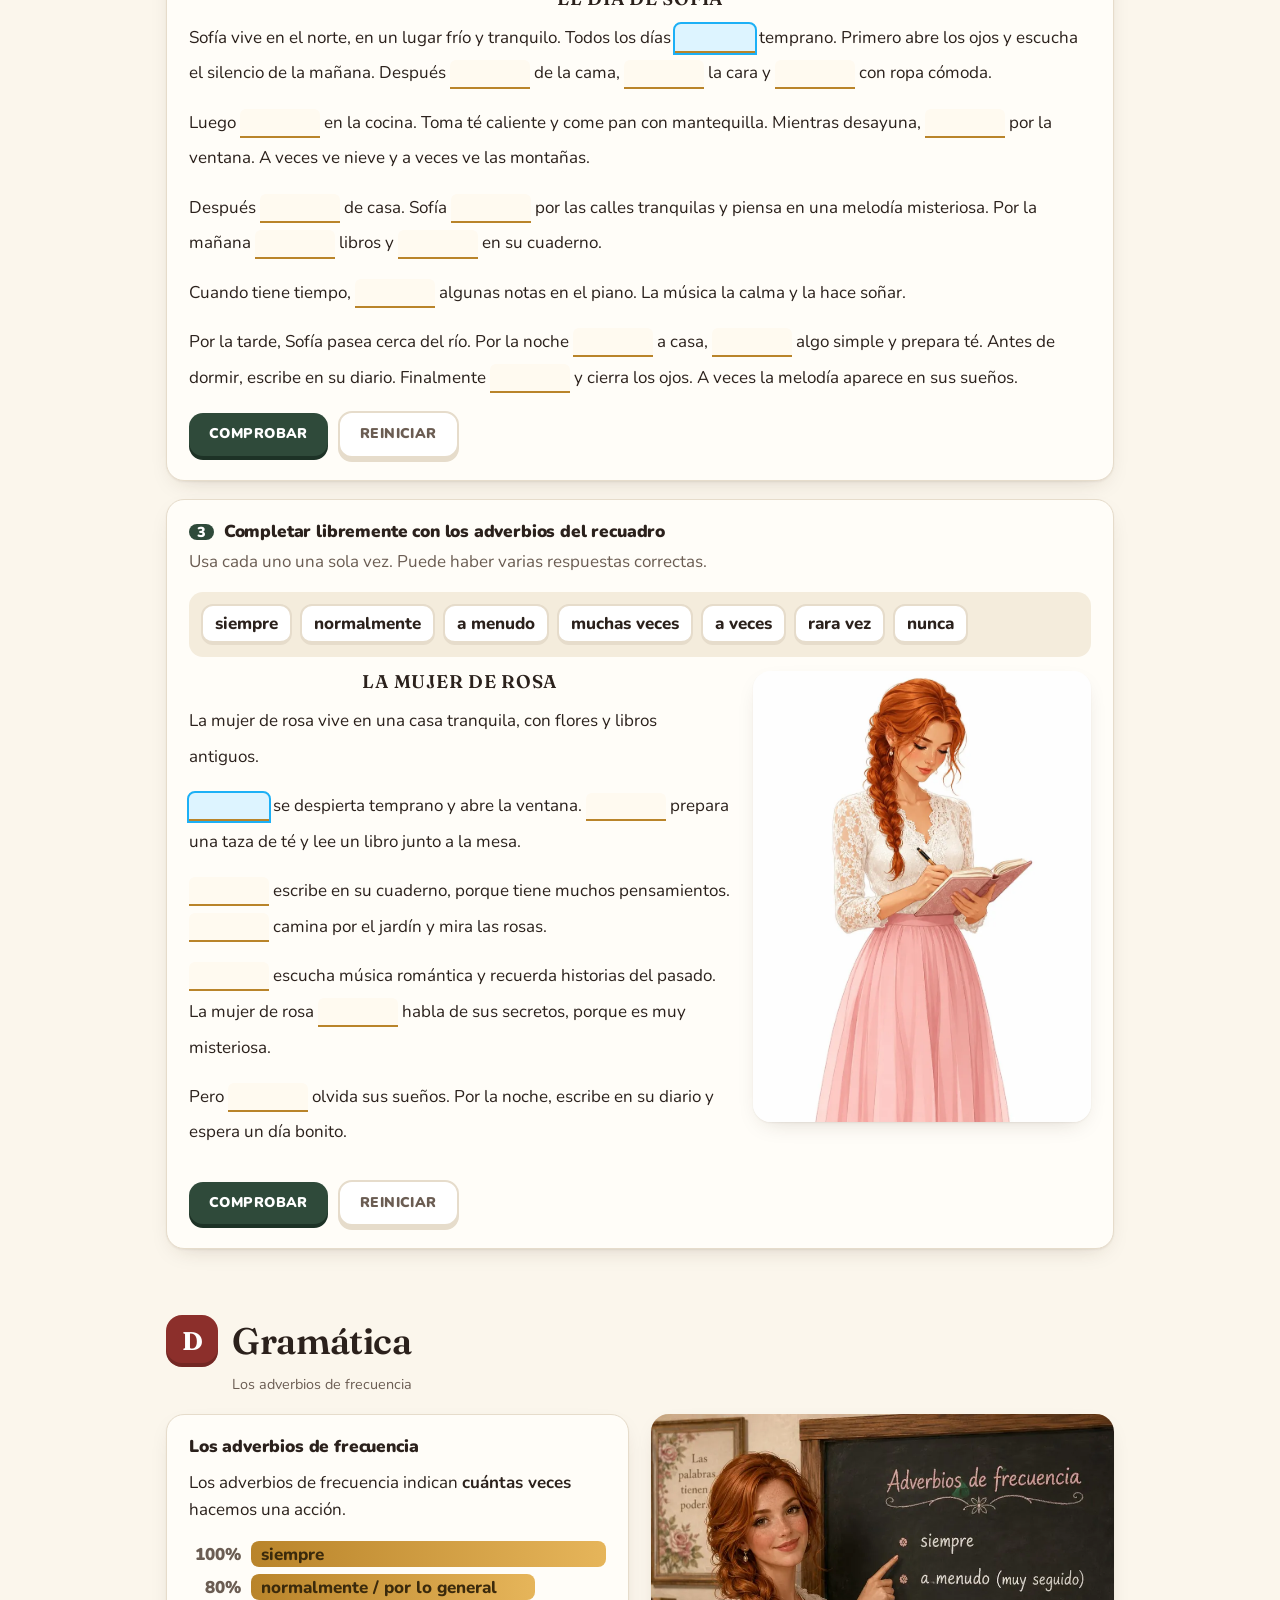
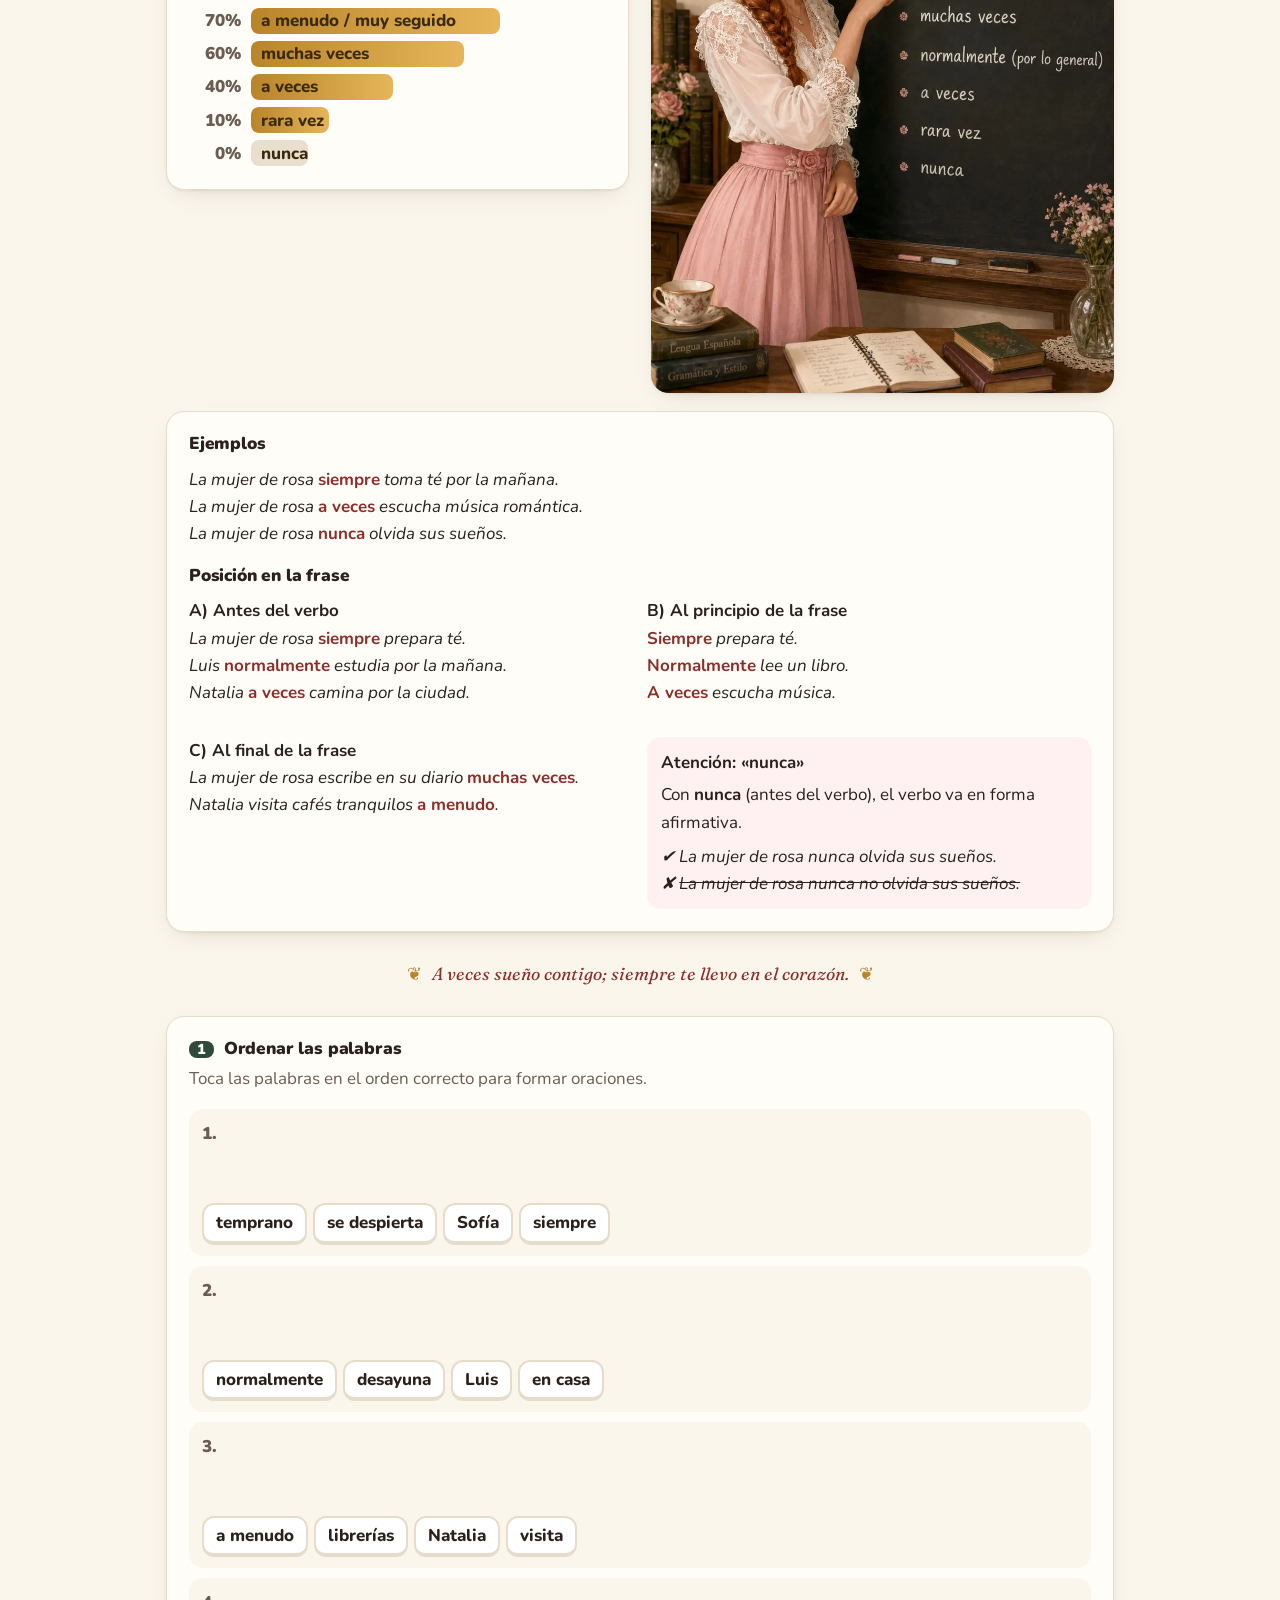
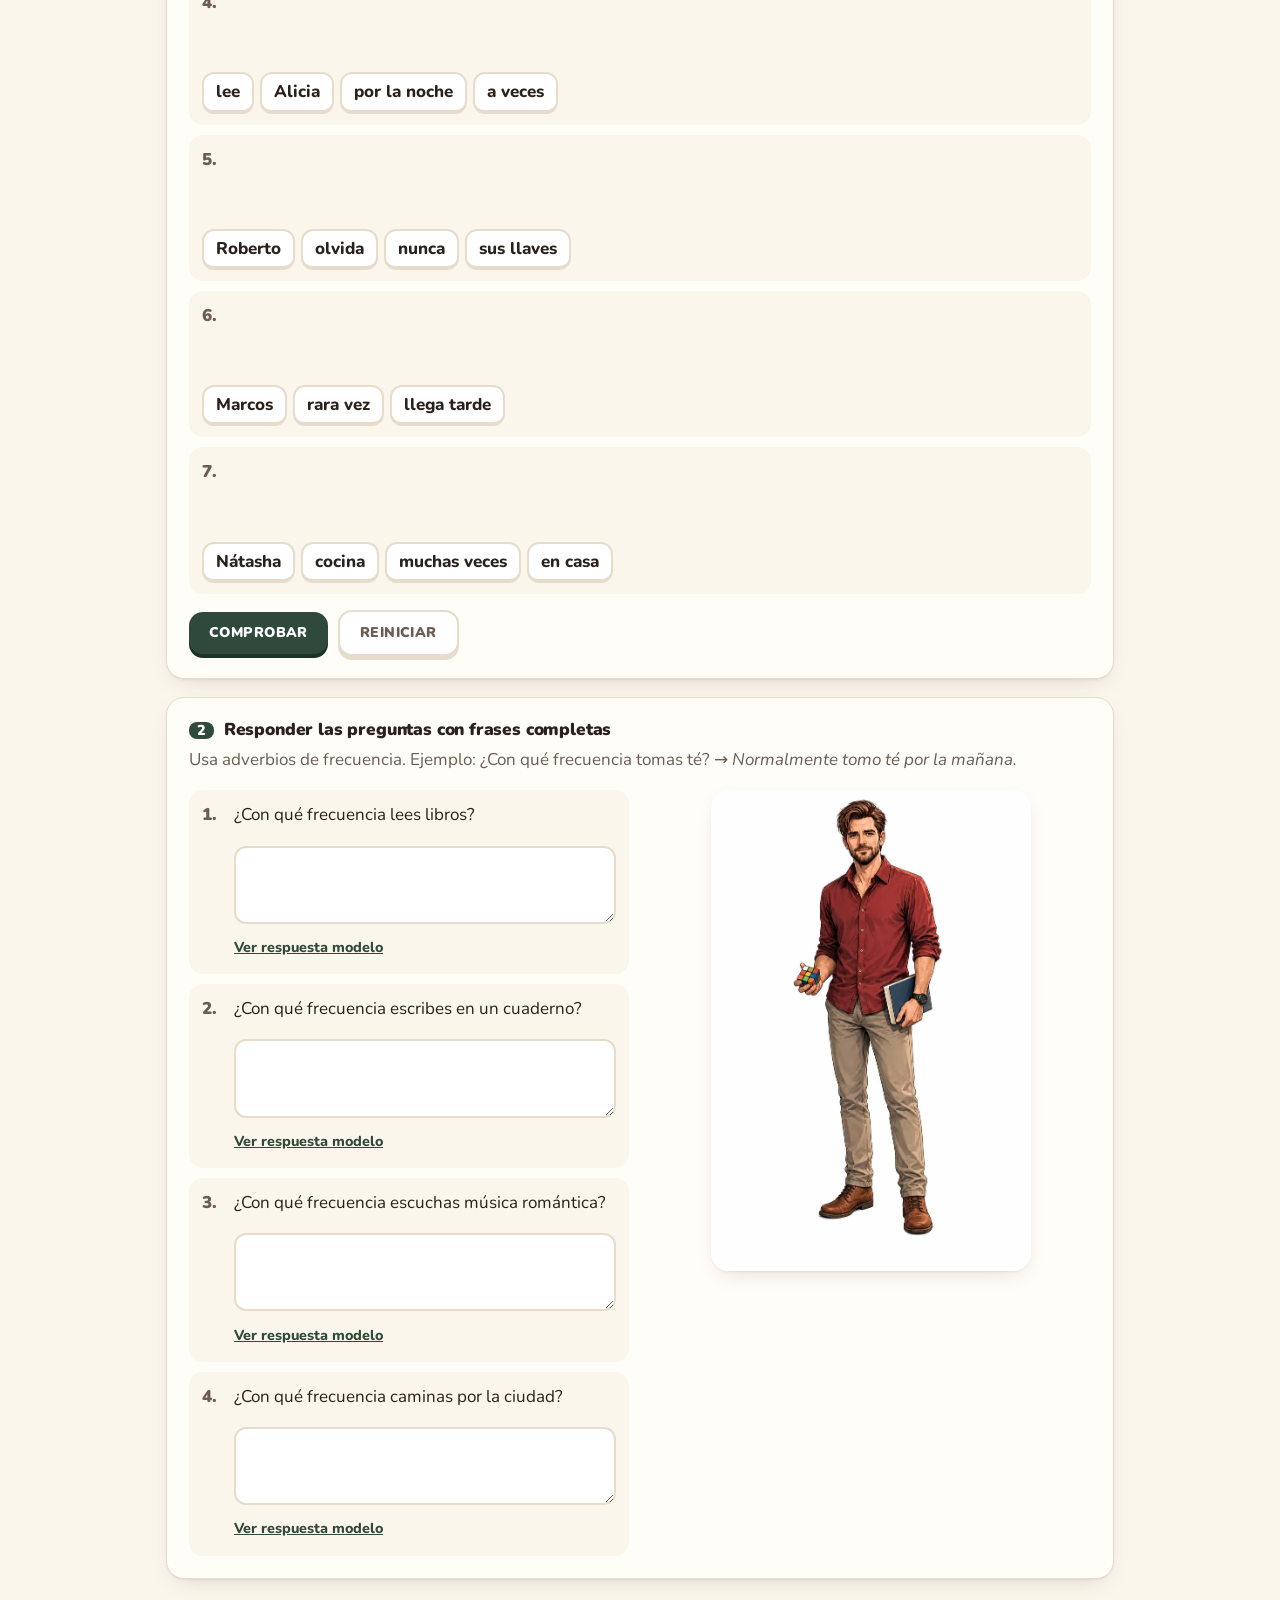
<file: unidad-1.html>
<!doctype html>
<html lang="es">
<head>
<meta charset="utf-8">
<meta name="viewport" content="width=device-width, initial-scale=1, viewport-fit=cover">
<title>Unidad 1 · Aquella vez</title>
<meta name="description" content="Aquella vez, manual de español. Unidad 1: Me gusta, ¿Dónde estuviste ayer?, Un día de mi vida, gramática, cultura e historieta, con test final.">
<meta name="theme-color" content="#fbf6ec">
<link rel="preconnect" href="https://fonts.googleapis.com">
<link rel="preconnect" href="https://fonts.gstatic.com" crossorigin>
<link href="https://fonts.googleapis.com/css2?family=Fraunces:ital,opsz,wght@0,9..144,500;0,9..144,600;0,9..144,700;1,9..144,500&family=Nunito:wght@400;600;700;800;900&display=swap" rel="stylesheet">
<link rel="stylesheet" href="assets/css/estilo.css">
<link rel="stylesheet" href="assets/css/test.css">
<link rel="icon" href="assets/img/zorro.webp">
</head>
<body>

<header class="barra">
  <div class="envoltura">
    <a class="marca" href="index.html"><em>Aquella</em> vez</a>
    <span class="espacio"></span>
    <a class="enlace" href="index.html#unidades">Unidades</a>
    <a class="enlace" href="#test">Test</a>
  </div>
  <nav class="chips" aria-label="Secciones de la unidad">
    <a href="#a">A · Me gusta</a>
    <a href="#b">B · ¿Dónde estuviste ayer?</a>
    <a href="#c">C · Un día de mi vida</a>
    <a href="#d">D · Gramática</a>
    <a href="#e">E · Cultura</a>
    <a href="#f">F · Historieta</a>
    <a href="#notas">Notas</a>
    <a href="#test" class="test">★ Test</a>
  </nav>
</header>

<main class="envoltura">

  <!-- ===================== PORTADA ===================== -->
  <section class="portada">
    <div>
      <div class="num">Unidad 1</div>
      <h1>Gustos, recuerdos y rutinas</h1>
      <p class="lema">Hablar de lo que te gusta, contar lo que pasó ayer y describir un día de tu vida.</p>
      <ul class="indice-u">
        <li><a href="#a"><b>A</b> Me gusta</a></li>
        <li><a href="#b"><b>B</b> ¿Dónde estuviste ayer?</a></li>
        <li><a href="#c"><b>C</b> Un día de mi vida</a></li>
        <li><a href="#d"><b>D</b> Gramática · Los adverbios de frecuencia</a></li>
        <li><a href="#e"><b>E</b> Cultura · ¿Latinoamérica o Hispanoamérica?</a></li>
        <li><a href="#f"><b>F</b> Historieta</a></li>
        <li><a href="#test"><b>★</b> Test de la unidad</a></li>
      </ul>
    </div>
    <img src="assets/img/u1/portada-unidad.webp" alt="Natalia sostiene el manual Aquella vez en una plaza" width="778" height="1100">
  </section>

  <!-- ===================== A ===================== -->
  <section id="a" class="seccion">
    <div class="cab-sec"><span class="letra">A</span><h2>Me gusta</h2></div>
    <p class="ref">Ver <a href="#gram-gustar">gustar y encantar</a> en Gramática.</p>

    <div class="tarjeta">
      <h3 class="ej-titulo"><span class="n">1</span> Leer el diálogo</h3>
      <div class="aviso-toque"><span aria-hidden="true" style="font-size:1.4rem">👆</span><span>Toca o pasa el cursor sobre las <span class="voc ejemplo-ind"><b>palabras clave</b></span> en negrita para ver la traducción al <b>ruso</b>.</span></div>
      <div class="dos-col">
        <div class="dialogo" id="dialogo-a"></div>
        <figure class="figura ampliable" style="margin:0"><img src="assets/img/u1/dialogo-a.webp" alt="Luis y Natalia conversan y pasean por la ciudad" loading="lazy" width="1100" height="733"></figure>
      </div>
    </div>

    <p class="frase">Me gustan mil cosas, pero contigo todas me encantan.</p>

    <details class="gram-caja" id="gram-gustar">
      <summary>Gramática · gustar, encantar, preferir</summary>
      <div class="gram-cuerpo">
        <p>Usamos <b>gustar</b> para hablar de gustos.</p>
        <div class="tabla-env"><table class="tabla">
          <tr><th>Pronombre</th><th>+ singular / infinitivo</th><th>+ plural</th></tr>
          <tr><td>(a mí) me</td><td rowspan="6" style="vertical-align:middle"><b>gusta</b><br>la música · leer</td><td rowspan="6" style="vertical-align:middle"><b>gustan</b><br>las ciudades tranquilas</td></tr>
          <tr><td>(a ti) te</td></tr>
          <tr><td>(a él / ella / usted) le</td></tr>
          <tr><td>(a nosotros/as) nos</td></tr>
          <tr><td>(a vosotros/as) os</td></tr>
          <tr><td>(a ellos / ellas / ustedes) les</td></tr>
        </table></div>
        <h4>encantar = gustar mucho</h4>
        <p class="ej-gram">A Natalia le <b>encanta</b> leer novelas.</p>
        <h4>preferir = elegir una cosa</h4>
        <p class="ej-gram">Luis <b>prefiere</b> los lugares tranquilos.</p>
        <h4>También / tampoco</h4>
        <p class="ej-gram">—No me gustan los lugares con ruido. —A mí <b>tampoco</b>.</p>
      </div>
    </details>

    <div class="tarjeta ej-vf" data-clave="V,F,V,F,V,V">
      <h3 class="ej-titulo"><span class="n">2</span> Comprensión del diálogo</h3>
      <p class="consigna">Lee el diálogo y marca Verdadero (V) o Falso (F).</p>
      <ol class="lista-ej">
        <li><span class="txt">Natalia dice que le gusta caminar por la ciudad.</span></li>
        <li><span class="txt">Natalia prefiere los lugares con mucho ruido.</span></li>
        <li><span class="txt">Luis dice que le gusta tocar el piano.</span></li>
        <li><span class="txt">A Luis no le gusta aprender idiomas.</span></li>
        <li><span class="txt">A los dos les gusta caminar.</span></li>
        <li><span class="txt">Natalia quiere pasear por Buenos Aires con Luis.</span></li>
      </ol>
    </div>

    <div class="tarjeta ej-completar">
      <h3 class="ej-titulo"><span class="n">3</span> Completar: G = gustar; E = encantar</h3>
      <ol class="lista-ej">
        <li><span class="txt">A Natalia <input class="hueco" data-a="le gusta" aria-label="hueco 1"> caminar. (G)</span></li>
        <li><span class="txt">A Natalia <input class="hueco" data-a="le encantan" aria-label="hueco 2"> las novelas. (E)</span></li>
        <li><span class="txt">A Natalia <input class="hueco" data-a="le gusta" aria-label="hueco 3"> la música clásica. (G)</span></li>
        <li><span class="txt">A Luis <input class="hueco" data-a="le gusta" aria-label="hueco 4"> tocar el piano. (G)</span></li>
        <li><span class="txt">A los dos <input class="hueco" data-a="les gustan" aria-label="hueco 5"> los lugares tranquilos. (G)</span></li>
        <li><span class="txt">A Natalia no <input class="hueco" data-a="le gustan" aria-label="hueco 6"> los lugares ruidosos. (G)</span></li>
      </ol>
    </div>

    <div class="tarjeta">
      <h3 class="ej-titulo"><span class="n">4</span> Responder con tus ideas</h3>
      <ol class="lista-ej">
        <li><div class="txt"><p>¿Qué te gusta hacer en tu tiempo libre?</p><textarea class="libre" data-id="u1-a4-1" rows="2" data-modelo="Me gusta leer, escuchar música y pasear por el parque. También me encanta cocinar."></textarea></div></li>
        <li><div class="txt"><p>¿Qué tipo de música escuchas normalmente?</p><textarea class="libre" data-id="u1-a4-2" rows="2" data-modelo="Normalmente escucho pop y música clásica. Cuando estoy contento, prefiero canciones alegres."></textarea></div></li>
        <li><div class="txt"><p>¿Prefieres los lugares tranquilos o los lugares con mucho ruido? ¿Por qué?</p><textarea class="libre" data-id="u1-a4-3" rows="2" data-modelo="Prefiero los lugares tranquilos, porque puedo hablar bien y descansar."></textarea></div></li>
        <li><div class="txt"><p>¿Te gusta caminar por lugares nuevos?</p><textarea class="libre" data-id="u1-a4-4" rows="2" data-modelo="Sí, me encanta. Me gusta descubrir calles, plazas y cafés pequeños."></textarea></div></li>
        <li><div class="txt"><p>Invita a una persona a pasear contigo. Escribe una frase.</p><textarea class="libre" data-id="u1-a4-5" rows="2" data-modelo="¿Quieres pasear conmigo por el centro el sábado? Podemos tomar un café."></textarea></div></li>
      </ol>
    </div>
  </section>

  <!-- ===================== B ===================== -->
  <section id="b" class="seccion">
    <div class="cab-sec"><span class="letra">B</span><h2>¿Dónde <span class="ind" tabindex="0" role="button" data-k="estuviste">estuviste</span> ayer?</h2></div>
    <p class="ref">Ver <a href="#gram-indefinido">el pretérito indefinido</a> en Gramática.</p>
    <img class="banda" src="assets/img/u1/banda-tren.webp" alt="" loading="lazy" width="1100" height="367">

    <div class="tarjeta" id="dialogo-b-caja">
      <h3 class="ej-titulo"><span class="n">1</span> Leer el diálogo</h3>
      <div class="aviso-toque">
        <span aria-hidden="true" style="font-size:1.4rem">👆</span>
        <span>Toca o pasa el cursor sobre las palabras como <span class="ind ejemplo-ind">vi</span> (pretérito indefinido) para ver la traducción al <b>ruso</b>.</span>
      </div>
      <div class="dos-col" style="grid-template-columns: 1.5fr 1fr">
        <div id="dialogo-b" data-despues="b2"></div>
        <div style="display:grid;gap:14px">
          <figure class="figura ampliable" style="margin:0"><img src="assets/img/u1/alicia-natalia.webp" alt="Alicia lee las cartas a Natalia" loading="lazy" width="1100" height="825"></figure>
          <figure class="figura" style="margin:0;background:#fff"><img src="assets/img/u1/matrioshka-cubo.webp" alt="Una matrioshka y un cubo de Rubik" loading="lazy" width="1100" height="1100"></figure>
        </div>
      </div>
    </div>

    <p class="frase">Hasta en mis sueños de ayer, el destino me llevaba hacia ti.</p>

    <details class="gram-caja" id="gram-indefinido">
      <summary>Gramática · el pretérito indefinido</summary>
      <div class="gram-cuerpo">
        <p>Usamos el pretérito indefinido para hablar de <b>acciones terminadas en el pasado</b>. Suele ir con <i>ayer, anoche, el año pasado, hace muchos años, una vez…</i></p>
        <p class="ej-gram">Ayer Natalia <b>soñó</b> con un tren fantasma. · Alicia <b>vio</b> algo extraño en las cartas. · Luis <b>armó</b> el cubo de Rubik.</p>
        <h4>Verbos regulares</h4>
        <div style="overflow-x:auto">
        <table class="tabla">
          <tr><th></th><th>soñar (-ar)</th><th>comprender (-er)</th><th>subir (-ir)</th></tr>
          <tr><td>yo</td><td>soñ<b>é</b></td><td>comprend<b>í</b></td><td>sub<b>í</b></td></tr>
          <tr><td>tú</td><td>soñ<b>aste</b></td><td>comprend<b>iste</b></td><td>sub<b>iste</b></td></tr>
          <tr><td>él / ella / usted</td><td>soñ<b>ó</b></td><td>comprend<b>ió</b></td><td>sub<b>ió</b></td></tr>
          <tr><td>nosotros/as</td><td>soñ<b>amos</b></td><td>comprend<b>imos</b></td><td>sub<b>imos</b></td></tr>
          <tr><td>vosotros/as</td><td>soñ<b>asteis</b></td><td>comprend<b>isteis</b></td><td>sub<b>isteis</b></td></tr>
          <tr><td>ellos / ellas / ustedes</td><td>soñ<b>aron</b></td><td>comprend<b>ieron</b></td><td>sub<b>ieron</b></td></tr>
        </table>
        </div>
        <h4>Verbos importantes (irregulares)</h4>
        <p>ver → vi, viste, <b>vio</b> · hacer → hice, hiciste, <b>hizo</b> · tener → tuve, tuviste, <b>tuvo</b> · estar → estuve, estuviste, <b>estuvo</b> · ir / ser → fui, fuiste, <b>fue</b> · traer → <b>traje</b>, trajiste, trajo · poder → <b>pude</b>, pudiste, pudo · elegir → elegí, … eligió, <b>eligieron</b></p>
        <h4>¡Ojo con la ortografía en «yo»!</h4>
        <p>buscar → bus<b>qu</b>é · llegar → lle<b>gu</b>é · empezar → empe<b>c</b>é</p>
      </div>
    </details>

    <div class="tarjeta ej-vf" id="b2" data-clave="V,F,V,F,V,F,V,V">
      <h3 class="ej-titulo"><span class="n">2</span> Leer el diálogo y marcar verdadero (V) o falso (F)</h3>
      <ol class="lista-ej">
        <li><span class="txt">Alicia vio algo extraño en las cartas.</span></li>
        <li><span class="txt">Natalia soñó con una casa antigua.</span></li>
        <li><span class="txt">Natalia subió al tren fantasma en su sueño.</span></li>
        <li><span class="txt">Alicia nunca viajó en el tren fantasma.</span></li>
        <li><span class="txt">Alicia encontró una mesa con cartas en un vagón vacío.</span></li>
        <li><span class="txt">Luis apareció con una matrioshka en la mano.</span></li>
        <li><span class="txt">El cubo de Rubik abrió una pequeña puerta entre dos mundos.</span></li>
        <li><span class="txt">Natalia trajo el manual Aquella vez.</span></li>
      </ol>
    </div>

    <div class="tarjeta ej-unir" data-letras="a,b,c,d,e,f">
      <h3 class="ej-titulo"><span class="n">3</span> Unir cada pregunta con la respuesta correcta</h3>
      <ul class="opciones-unir">
        <li><b>a.</b> Una mesa con cartas.</li>
        <li><b>b.</b> Una pequeña puerta entre dos mundos.</li>
        <li><b>c.</b> Lo soñó anoche.</li>
        <li><b>d.</b> El manual Aquella vez.</li>
        <li><b>e.</b> Vio un tren antiguo, una estación oscura y una puerta abierta.</li>
        <li><b>f.</b> Escuchó una voz.</li>
      </ul>
      <ol class="lista-ej">
        <li><span class="txt">¿Qué vio Alicia en las cartas?</span><select class="unir" data-a="e" aria-label="respuesta 1"></select></li>
        <li><span class="txt">¿Cuándo soñó Natalia con el tren fantasma?</span><select class="unir" data-a="c" aria-label="respuesta 2"></select></li>
        <li><span class="txt">¿Qué escuchó Natalia en el sueño?</span><select class="unir" data-a="f" aria-label="respuesta 3"></select></li>
        <li><span class="txt">¿Qué encontró Alicia en el vagón vacío?</span><select class="unir" data-a="a" aria-label="respuesta 4"></select></li>
        <li><span class="txt">¿Qué abrió el cubo de Rubik?</span><select class="unir" data-a="b" aria-label="respuesta 5"></select></li>
        <li><span class="txt">¿Qué trajo Natalia?</span><select class="unir" data-a="d" aria-label="respuesta 6"></select></li>
      </ol>
    </div>

    <div class="tarjeta ej-banco" data-palabras="vacaciones — aeropuerto — maleta — hotel — calor — agua — pirámides — camello — fotos — taxi — mapa — enfermo — restaurante — noche — dinero — volvió">
      <h3 class="ej-titulo"><span class="n">4</span> Completar el texto con las palabras del recuadro</h3>
      <p class="consigna">Toca una palabra para ponerla en el hueco marcado. Toca un hueco lleno para vaciarlo.</p>
      <div class="banco"></div>
      <div class="dos-col" style="grid-template-columns: 1.6fr 1fr">
        <div class="texto-ej">
          <h3>LAS PEORES VACACIONES DE LUIS EN EGIPTO</h3>
          <p>El año pasado Luis viajó a Egipto para pasar sus <button type="button" class="hueco" data-a="vacaciones"></button>. Al principio estaba muy contento, pero todo empezó mal en el <button type="button" class="hueco" data-a="aeropuerto"></button>. Su vuelo llegó tarde y, cuando fue a buscar su equipaje, no encontró su <button type="button" class="hueco" data-a="maleta"></button>.</p>
          <p>Después tomó un <button type="button" class="hueco" data-a="taxi"></button> para ir al <button type="button" class="hueco" data-a="hotel"></button>, pero el conductor no conocía bien la dirección. Luis llegó cansado y con mucho <button type="button" class="hueco" data-a="calor"></button>. En la habitación no había aire acondicionado y tampoco había suficiente <button type="button" class="hueco" data-a="agua"></button> para beber.</p>
          <p>Al día siguiente, Luis visitó las <button type="button" class="hueco" data-a="pirámides"></button>. Quería sacar muchas <button type="button" class="hueco" data-a="fotos"></button>, pero se olvidó la cámara en el hotel. Luego subió a un <button type="button" class="hueco" data-a="camello"></button>, pero el animal caminó muy rápido y Luis casi se cayó.</p>
          <p>Más tarde, Luis perdió el <button type="button" class="hueco" data-a="mapa"></button> y no pudo encontrar el camino correcto. Entró en un <button type="button" class="hueco" data-a="restaurante"></button> para descansar, pero comió algo muy picante y se sintió <button type="button" class="hueco" data-a="enfermo"></button>.</p>
          <p>Por la <button type="button" class="hueco" data-a="noche"></button>, quiso comprar un recuerdo, pero descubrió que no tenía suficiente <button type="button" class="hueco" data-a="dinero"></button>. Al final, Luis <button type="button" class="hueco" data-a="volvió"></button> a Argentina muy cansado. Dijo: «Egipto fue hermoso, pero mis vacaciones fueron un desastre».</p>
        </div>
        <figure class="figura ampliable" style="margin:0;align-self:start"><img src="assets/img/u1/luis-egipto.webp" alt="Las desventuras de Luis en Egipto" loading="lazy" width="880" height="1100"></figure>
      </div>
    </div>
  </section>

  <!-- ===================== C ===================== -->
  <section id="c" class="seccion">
    <div class="cab-sec"><span class="letra">C</span><h2>Un día de mi vida</h2></div>
    <p class="ref">Ver <a href="#d">los adverbios de frecuencia</a> en Gramática.</p>

    <div class="tarjeta">
      <h3 class="ej-titulo"><span class="n">1</span> Leer el texto</h3>
      <div class="lector" data-voz="assets/audio/u1/sofia-voz.mp3" data-musica="assets/audio/u1/sofia-musica.mp3" data-volumen="0.10"></div>
      <div class="aviso-toque"><span aria-hidden="true" style="font-size:1.4rem">👆</span><span>Toca o pasa el cursor sobre las <span class="voc ejemplo-ind"><b>palabras clave</b></span> en negrita para ver la traducción al <b>ruso</b>.</span></div>
      <div class="dos-col" style="grid-template-columns: 1.5fr 1fr">
        <div class="nota-cultura">
          <h3 style="font-size:1.25rem;letter-spacing:.03em">UN DÍA EN LA VIDA DE SOFÍA</h3>
          <div id="texto-sofia">
          <p>Hola, me llamo Sofía. Vivo en el {norte|norte}, en un lugar {tranquilo|tranquilo}, {frío|frio} y muy bonito. Mi vida parece normal, pero siempre {siento|siento} que hay una música {secreta|secreta} cerca de mí.</p>
          <p>{Todos los días|todos_dias} {me despierto|despierto} {temprano|temprano}. Primero abro los ojos y escucho el {silencio|silencio} de la mañana. Después {me levanto|levanto}, {me lavo la cara|lavo_cara} y {me visto|visto}. {Normalmente|normalmente} llevo {ropa cómoda|ropa_comoda}, porque camino mucho durante el día.</p>
          <p>Luego {desayuno|desayuno} en la cocina. Tomo {té caliente|te_caliente} y como {pan con mantequilla|pan_mant}. {Mientras|mientras} desayuno, miro por la {ventana|ventana}. {A veces|a_veces} veo {nieve|nieve}, a veces veo {niebla|niebla}, y a veces el {cielo|cielo} está claro y azul.</p>
          <p>Después {salgo de casa|salgo}. Camino por las calles tranquilas y {saludo|saludo} a algunas personas. Me gusta caminar {despacio|despacio}, porque así puedo pensar. {Muchas veces|muchas_veces} escucho una {melodía|melodia} en mi cabeza. No sé de dónde viene, pero {siempre|siempre} {vuelve|vuelve}.</p>
          <p>Por la mañana estudio, leo y escribo en mi {cuaderno|cuaderno}. También {ayudo|ayudo} en casa y {ordeno mis cosas|ordeno}. Cuando tengo tiempo, {toco|toco} algunas notas en el piano. La música {me calma|calma}, pero también me hace {recordar|recordar} algo que {todavía no|todavia_no} {comprendo|comprendo}.</p>
          <p>{Al mediodía|mediodia} {almuerzo|almuerzo} algo simple. Después {descanso|descanso} un poco y leo. Me gustan las historias de viajes, de amor y de lugares {lejanos|lejanos}. A veces {sueño con|sueno_con} conocer a una persona que también escuche la misma melodía.</p>
          <p>{Por la tarde|por_tarde} salgo {otra vez|otra_vez}. Camino cerca del {río|rio} o por el {bosque|bosque}. {Respiro|respiro} el aire frío y observo el {paisaje|paisaje}. El norte es {silencioso|silencioso}, pero {nunca|nunca} está {vacío|vacio}. Para mí, cada {árbol|arbol}, cada {piedra|piedra} y cada {nube|nube} tiene una voz.</p>
          <p>{Por la noche|por_noche} {vuelvo a casa|vuelvo_casa}. {Ceno|ceno}, preparo un poco de té y escribo en mi {diario|diario}. Escribo lo que hago, lo que siento y lo que escucho. {Antes de dormir|antes_dormir}, miro por la ventana y {pienso en|pienso_en} la melodía.</p>
          <p>{Finalmente|finalmente} {me acuesto|acuesto}. {Cierro los ojos|cierro_ojos} y {espero|espero}. A veces la música aparece en mis {sueños|suenos}. Entonces comprendo que mi vida no es una vida {común|comun}. Algo me llama {desde lejos|desde_lejos}, y yo sé que {algún día|algun_dia} {voy a descubrir|voy_a_desc} qué {significa|significa}.</p>
          </div>
        </div>
        <figure class="figura ampliable" style="margin:0;align-self:start;position:sticky;top:120px"><img src="assets/img/u1/sofia.webp" alt="Sofía en su casa del norte, junto al piano y la ventana nevada" loading="lazy" width="825" height="1100"></figure>
      </div>
    </div>

    <img class="banda" src="assets/img/u1/banda-norte.webp" alt="" loading="lazy" width="1100" height="367">
    <p class="frase">Mi rutina favorita es despertarme con la ilusión de verte.</p>

    <div class="tarjeta ej-banco" data-palabras="se despierta — se levanta — se lava — se viste — desayuna — mira — sale — camina — lee — escribe — toca — vuelve — cena — se acuesta">
      <h3 class="ej-titulo"><span class="n">2</span> Completar el texto con los verbos del recuadro en presente</h3>
      <div class="banco"></div>
      <div class="texto-ej">
        <h3>EL DÍA DE SOFÍA</h3>
        <p>Sofía vive en el norte, en un lugar frío y tranquilo. Todos los días <button type="button" class="hueco" data-a="se despierta"></button> temprano. Primero abre los ojos y escucha el silencio de la mañana. Después <button type="button" class="hueco" data-a="se levanta"></button> de la cama, <button type="button" class="hueco" data-a="se lava"></button> la cara y <button type="button" class="hueco" data-a="se viste"></button> con ropa cómoda.</p>
        <p>Luego <button type="button" class="hueco" data-a="desayuna"></button> en la cocina. Toma té caliente y come pan con mantequilla. Mientras desayuna, <button type="button" class="hueco" data-a="mira"></button> por la ventana. A veces ve nieve y a veces ve las montañas.</p>
        <p>Después <button type="button" class="hueco" data-a="sale"></button> de casa. Sofía <button type="button" class="hueco" data-a="camina"></button> por las calles tranquilas y piensa en una melodía misteriosa. Por la mañana <button type="button" class="hueco" data-a="lee"></button> libros y <button type="button" class="hueco" data-a="escribe"></button> en su cuaderno.</p>
        <p>Cuando tiene tiempo, <button type="button" class="hueco" data-a="toca"></button> algunas notas en el piano. La música la calma y la hace soñar.</p>
        <p>Por la tarde, Sofía pasea cerca del río. Por la noche <button type="button" class="hueco" data-a="vuelve"></button> a casa, <button type="button" class="hueco" data-a="cena"></button> algo simple y prepara té. Antes de dormir, escribe en su diario. Finalmente <button type="button" class="hueco" data-a="se acuesta"></button> y cierra los ojos. A veces la melodía aparece en sus sueños.</p>
      </div>
    </div>

    <div class="tarjeta ej-banco" data-libre data-palabras="siempre — normalmente — a menudo — muchas veces — a veces — rara vez — nunca">
      <h3 class="ej-titulo"><span class="n">3</span> Completar libremente con los adverbios del recuadro</h3>
      <p class="consigna">Usa cada uno una sola vez. Puede haber varias respuestas correctas.</p>
      <div class="banco"></div>
      <div class="dos-col" style="grid-template-columns: 1.6fr 1fr">
        <div class="texto-ej">
          <h3>LA MUJER DE ROSA</h3>
          <p>La mujer de rosa vive en una casa tranquila, con flores y libros antiguos.</p>
          <p><button type="button" class="hueco"></button> se despierta temprano y abre la ventana. <button type="button" class="hueco"></button> prepara una taza de té y lee un libro junto a la mesa.</p>
          <p><button type="button" class="hueco"></button> escribe en su cuaderno, porque tiene muchos pensamientos. <button type="button" class="hueco"></button> camina por el jardín y mira las rosas.</p>
          <p><button type="button" class="hueco"></button> escucha música romántica y recuerda historias del pasado. La mujer de rosa <button type="button" class="hueco"></button> habla de sus secretos, porque es muy misteriosa.</p>
          <p>Pero <button type="button" class="hueco"></button> olvida sus sueños. Por la noche, escribe en su diario y espera un día bonito.</p>
        </div>
        <figure class="figura" style="margin:0;background:#fff;align-self:start"><img src="assets/img/u1/mujer-rosa-escribe.webp" alt="La mujer de rosa escribe en su cuaderno" loading="lazy" width="825" height="1100"></figure>
      </div>
    </div>
  </section>

  <!-- ===================== D ===================== -->
  <section id="d" class="seccion">
    <div class="cab-sec"><span class="letra">D</span><h2>Gramática</h2></div>
    <p class="ref">Los adverbios de frecuencia</p>

    <div class="dos-col">
      <div class="tarjeta" style="margin-top:0">
        <h3 class="ej-titulo">Los adverbios de frecuencia</h3>
        <p>Los adverbios de frecuencia indican <b>cuántas veces</b> hacemos una acción.</p>
        <div class="escala" aria-label="Escala de frecuencia">
          <div><span class="pct">100%</span><span class="barra-f" style="width:100%">siempre</span></div>
          <div><span class="pct">80%</span><span class="barra-f" style="width:80%">normalmente / por lo general</span></div>
          <div><span class="pct">70%</span><span class="barra-f" style="width:70%">a menudo / muy seguido</span></div>
          <div><span class="pct">60%</span><span class="barra-f" style="width:60%">muchas veces</span></div>
          <div><span class="pct">40%</span><span class="barra-f" style="width:40%">a veces</span></div>
          <div><span class="pct">10%</span><span class="barra-f" style="width:22%">rara vez</span></div>
          <div><span class="pct">0%</span><span class="barra-f" style="width:16%;background:#e9dfcf">nunca</span></div>
        </div>
      </div>
      <figure class="figura ampliable" style="margin:0"><img src="assets/img/u1/pizarra-adverbios.webp" alt="La mujer de rosa señala los adverbios de frecuencia en la pizarra" loading="lazy" width="880" height="1100"></figure>
    </div>

    <div class="tarjeta">
      <h3 class="ej-titulo">Ejemplos</h3>
      <p class="ej-gram">La mujer de rosa <b>siempre</b> toma té por la mañana.<br>La mujer de rosa <b>a veces</b> escucha música romántica.<br>La mujer de rosa <b>nunca</b> olvida sus sueños.</p>
      <h3 class="ej-titulo" style="margin-top:18px">Posición en la frase</h3>
      <div class="dos-col" style="gap:14px">
        <div><b>A) Antes del verbo</b><p class="ej-gram">La mujer de rosa <b>siempre</b> prepara té.<br>Luis <b>normalmente</b> estudia por la mañana.<br>Natalia <b>a veces</b> camina por la ciudad.</p></div>
        <div><b>B) Al principio de la frase</b><p class="ej-gram"><b>Siempre</b> prepara té.<br><b>Normalmente</b> lee un libro.<br><b>A veces</b> escucha música.</p></div>
        <div><b>C) Al final de la frase</b><p class="ej-gram">La mujer de rosa escribe en su diario <b>muchas veces</b>.<br>Natalia visita cafés tranquilos <b>a menudo</b>.</p></div>
        <div style="background:#fff1f1;border-radius:14px;padding:12px 14px"><b>Atención: «nunca»</b><p style="margin:.3em 0 0">Con <b>nunca</b> (antes del verbo), el verbo va en forma afirmativa.</p><p class="ej-gram" style="margin:.4em 0 0">✔ La mujer de rosa nunca olvida sus sueños.<br>✘ <s>La mujer de rosa nunca no olvida sus sueños.</s></p></div>
      </div>
    </div>

    <p class="frase">A veces sueño contigo; siempre te llevo en el corazón.</p>

    <div class="tarjeta ej-ordenar">
      <h3 class="ej-titulo"><span class="n">1</span> Ordenar las palabras</h3>
      <p class="consigna">Toca las palabras en el orden correcto para formar oraciones.</p>
      <ol class="lista-ej ordenar">
        <li data-fichas="siempre|Sofía|se despierta|temprano" data-ok="Sofía siempre se despierta temprano.;Siempre Sofía se despierta temprano.;Sofía se despierta temprano siempre."></li>
        <li data-fichas="normalmente|Luis|desayuna|en casa" data-ok="Luis normalmente desayuna en casa.;Normalmente Luis desayuna en casa.;Luis desayuna en casa normalmente."></li>
        <li data-fichas="a menudo|Natalia|visita|librerías" data-ok="Natalia a menudo visita librerías.;A menudo Natalia visita librerías.;Natalia visita librerías a menudo."></li>
        <li data-fichas="a veces|Alicia|lee|por la noche" data-ok="Alicia a veces lee por la noche.;A veces Alicia lee por la noche.;Alicia lee por la noche a veces."></li>
        <li data-fichas="nunca|Roberto|olvida|sus llaves" data-ok="Roberto nunca olvida sus llaves.;Nunca Roberto olvida sus llaves."></li>
        <li data-fichas="rara vez|Marcos|llega tarde" data-ok="Marcos rara vez llega tarde.;Rara vez Marcos llega tarde.;Marcos llega tarde rara vez."></li>
        <li data-fichas="muchas veces|Nátasha|cocina|en casa" data-ok="Nátasha muchas veces cocina en casa.;Muchas veces Nátasha cocina en casa.;Nátasha cocina en casa muchas veces."></li>
      </ol>
    </div>

    <div class="tarjeta">
      <h3 class="ej-titulo"><span class="n">2</span> Responder las preguntas con frases completas</h3>
      <p class="consigna">Usa adverbios de frecuencia. Ejemplo: ¿Con qué frecuencia tomas té? → <i>Normalmente tomo té por la mañana.</i></p>
      <div class="dos-col">
        <ol class="lista-ej">
          <li><div class="txt"><p>¿Con qué frecuencia lees libros?</p><textarea class="libre" data-id="u1-d2-1" rows="2" data-modelo="A menudo leo libros por la noche."></textarea></div></li>
          <li><div class="txt"><p>¿Con qué frecuencia escribes en un cuaderno?</p><textarea class="libre" data-id="u1-d2-2" rows="2" data-modelo="Rara vez escribo en un cuaderno; normalmente escribo en el ordenador."></textarea></div></li>
          <li><div class="txt"><p>¿Con qué frecuencia escuchas música romántica?</p><textarea class="libre" data-id="u1-d2-3" rows="2" data-modelo="A veces escucho música romántica los domingos."></textarea></div></li>
          <li><div class="txt"><p>¿Con qué frecuencia caminas por la ciudad?</p><textarea class="libre" data-id="u1-d2-4" rows="2" data-modelo="Siempre camino por la ciudad después del trabajo."></textarea></div></li>
        </ol>
        <figure class="figura" style="margin:0;background:#fff;align-self:start;max-width:320px;justify-self:center"><img src="assets/img/u1/luis-libro.webp" alt="Luis con un libro" loading="lazy" width="733" height="1100"></figure>
      </div>
    </div>
  </section>

  <!-- ===================== E ===================== -->
  <section id="e" class="seccion">
    <div class="cab-sec"><span class="letra">E</span><h2>Cultura</h2></div>
    <p class="ref">¿Latinoamérica o Hispanoamérica?</p>

    <div class="tarjeta">
      <div class="dos-col">
        <div class="nota-cultura">
          <h3 style="font-size:1.4rem">¿Latinoamérica o Hispanoamérica?</h3>
          <p>Las expresiones «Latinoamérica», «América Latina» e «Hispanoamérica» están relacionadas, pero no son sinónimas. Para hablar específicamente de los países americanos donde el español es la lengua principal, en este manual usamos «Hispanoamérica».</p>
          <p>Esta denominación incluye Argentina, México, Colombia, Perú, Chile, Cuba, Venezuela, Paraguay, Uruguay y otros países hispanohablantes. También se aplica a territorios como Puerto Rico, que no es un Estado independiente. Brasil forma parte de América Latina, pero no de Hispanoamérica, porque en él predomina el portugués. En Haití se habla principalmente criollo haitiano y francés.</p>
          <p>Durante el siglo XIX, pensadores americanos y europeos difundieron la expresión «América Latina», que adoptó diferentes sentidos culturales y políticos.</p>
          <p>«Hispanoamérica» se refiere específicamente a los países americanos de habla española, mientras que «América Latina» suele abarcar una región más amplia. En este manual preferimos «Hispanoamérica» para hablar de esa comunidad.</p>
        </div>
        <figure class="figura ampliable" style="margin:0;align-self:start"><img src="assets/img/u1/luis-mapa.webp" alt="Luis señala Hispanoamérica en un mapa" loading="lazy" width="1100" height="825"></figure>
      </div>
    </div>

    <div class="tarjeta">
      <h3 class="ej-titulo"><span class="n">1</span> Preguntas de cultura</h3>
      <ol class="lista-ej">
        <li><div class="txt"><p>¿Por qué «Hispanoamérica» es más específico que «América Latina»?</p><textarea class="libre" data-id="u1-e1-1" rows="2" data-modelo="Porque se refiere solo a los países americanos donde el español es la lengua principal; «América Latina» abarca una región más amplia, con países como Brasil o Haití."></textarea></div></li>
        <li><div class="txt"><p>¿Qué significa exactamente «Hispanoamérica»?</p><textarea class="libre" data-id="u1-e1-2" rows="2" data-modelo="Significa el conjunto de países y territorios americanos de habla española, como Argentina, México, Colombia o Puerto Rico."></textarea></div></li>
        <li><div class="txt"><p>¿Por qué Brasil no forma parte de Hispanoamérica?</p><textarea class="libre" data-id="u1-e1-3" rows="2" data-modelo="Porque en Brasil predomina el portugués, no el español."></textarea></div></li>
        <li><div class="txt"><p>¿En qué siglo se difundió el concepto de «América Latina»?</p><textarea class="libre" data-id="u1-e1-4" rows="2" data-modelo="En el siglo XIX."></textarea></div></li>
      </ol>
    </div>
  </section>

  <!-- ===================== F ===================== -->
  <section id="f" class="seccion">
    <div class="cab-sec"><span class="letra">F</span><h2>Historieta</h2></div>
    <p class="ref">Luis visita a Sofía en el norte. Toca la imagen para ampliarla.</p>
    <figure class="figura ampliable" style="max-width:760px;margin:0 auto"><img src="assets/img/u1/historieta.webp" alt="Historieta: Luis pregunta a Sofía cómo es la vida en el norte. Sofía responde que es tranquila, fría y muy bonita; que normalmente se despierta temprano y mira las montañas; que muchas veces lee, escribe en su diario y toma té caliente; que a veces toca el piano y camina por la nieve; y que le gusta el silencio, la música y la calma del norte. Luis dice: Qué interesante, la vida en el norte parece muy especial." loading="lazy" width="1054" height="1492"></figure>
  </section>

  <!-- ===================== NOTAS ===================== -->
  <section id="notas" class="seccion">
    <div class="cab-sec"><span class="letra" style="background:var(--oro)">✎</span><h2>Notas importantes</h2></div>
    <p class="ref">Escribe aquí lo que quieres recordar de la unidad 1. Se guarda en este navegador.</p>
    <div class="cuaderno"><textarea data-id="u1-notas" aria-label="Notas de la unidad 1" placeholder="Palabras nuevas, verbos irregulares, frases favoritas…"></textarea></div>
  </section>

  <!-- ===================== TEST ===================== -->
  <section id="test" class="seccion">
    <div class="cab-sec"><span class="letra" style="background:#58cc02">★</span><h2>Test de la unidad</h2></div>
    <div class="tarjeta inicio-test">
      <img src="assets/img/zorro.webp" alt="Zorro, la mascota del test" width="409" height="420">
      <div>
        <h3>¿Listo para el desafío?</h3>
        <p>Gustos, pretérito indefinido, rutinas, adverbios de frecuencia y cultura. Ejercicios cortos con audio: elige, escucha, ordena y escribe. Tienes 5 corazones.</p>
        <div class="acciones">
          <button type="button" class="btn verde grande" id="empezar-test">Empezar el test</button>
          <span class="resultado" id="mejor-test"></span>
        </div>
      </div>
    </div>
  </section>

  <footer class="pie-sitio">
    <p><b>Aquella vez</b> · Manual de español · Luis Fader</p>
    <p><a href="index.html">Volver al índice</a></p>
  </footer>
</main>

<script src="assets/js/datos/unidad-1-glosario.js"></script>
<script src="assets/js/datos/unidad-1-vocabulario.js"></script>
<script src="assets/js/comun.js"></script>
<script>
AV.marcarTexto(document.getElementById("texto-sofia"));

/* ---------- Diálogo A ---------- */
AV.dialogo(document.getElementById("dialogo-a"), [
  ["L", "Natalia, {quiero conocerte|a_conocerte} un poco más. ¿Qué {te gusta|a_te_gusta} hacer en tu {tiempo libre|a_tiempo_libre}?"],
  ["N", "{Me gustan|a_me_gustan} muchas cosas. {Me gusta|a_me_gusta} {caminar|a_caminar} por la ciudad, visitar {cafés tranquilos|a_cafes} y {escuchar música|a_escuchar}. También {me encanta|a_me_encanta} leer {novelas románticas|a_novelas}."],
  ["L", "{Qué lindo|a_que_lindo}. ¿Y qué {tipo de música|a_tipo} escuchas {normalmente|normalmente}?"],
  ["N", "{Depende del día|a_depende}. Cuando estoy {tranquila|a_tranquila}, escucho {música clásica|a_clasica}. Pero cuando estoy {contenta|a_contenta}, {prefiero|a_prefiero} {canciones alegres|a_canciones}. ¿Y {a ti|a_a_ti}, Luis? ¿Qué te gusta hacer?"],
  ["L", "{A mí|a_a_mi} me gusta {tocar el piano|a_piano}, leer, {aprender idiomas|a_idiomas} y mirar {partidos de fútbol|a_futbol}. También me gusta {pasear|a_pasear} {sin prisa|a_sin_prisa}, {especialmente|a_especialmente} cuando la ciudad está bonita."],
  ["N", "Entonces {tenemos algo en común|a_comun}: {a los dos|a_los_dos} {nos gusta|a_nos_gusta} caminar."],
  ["L", "Sí, {es verdad|a_verdad}. ¿Te gusta caminar por {lugares nuevos|a_lugares}?"],
  ["N", "Sí, mucho. Me gusta {descubrir|a_descubrir} {calles|a_calles}, {plazas|a_plazas} y pequeños {restaurantes|a_rest}. Pero {no me gustan|a_no_gustan} los lugares con {demasiado ruido|a_ruido}."],
  ["L", "{A mí tampoco|a_tampoco}. Prefiero los lugares tranquilos, donde {se puede|a_se_puede} hablar bien."],
  ["N", "Entonces {un día|a_un_dia} podemos pasear {juntos|a_juntos} por Buenos Aires."],
  ["L", "{Me encantaría|a_encantaria}. Podemos {tomar un café|a_cafe}, caminar por una {avenida|a_avenida} bonita y después {elegir|a_elegir} un lugar para {cenar|a_cenar}."],
  ["N", "{Me parece un plan perfecto|a_plan}."]
]);

/* ---------- Diálogo B (en escenas, con traducciones) ---------- */
AV.dialogoEscenas(document.getElementById("dialogo-b"), [
  { titulo: "El sueño del tren", lineas: [
    ["A", "Natalia, ayer {vi|vi_a} algo extraño en las cartas."],
    ["N", "¿Qué {viste|viste}, Alicia?"],
    ["A", "{Vi|vi_a} un tren antiguo, una estación oscura y una puerta abierta."],
    ["N", "Qué misterioso… Yo también {soñé|sone_n} con un tren fantasma."],
    ["A", "¿De verdad? ¿Cuándo {soñaste|sonaste} eso?"],
    ["N", "Lo {soñé|sone_n} anoche. En el sueño, {subí|subi} al tren y {caminé|camine} por un pasillo muy largo."],
    ["A", "¿Y qué {pasó|paso} después?"],
    ["N", "{Escuché|escuche} una voz, {miré|mire} por la ventana y {vi|vi_n} una ciudad desconocida."],
    ["A", "Yo también {viajé|viaje} en ese tren una vez. {Fue|fue_hace} hace muchos años."]
  ]},
  { titulo: "Las cartas de Alicia", lineas: [
    ["N", "¿Tú {viajaste|viajaste} en el tren fantasma?"],
    ["A", "Sí. {Entré|entre} en el tren por accidente. {Busqué|busque} la salida, pero no la {encontré|encontre_no}."],
    ["N", "¿{Tuviste|tuviste} miedo?"],
    ["A", "Al principio sí. Pero después {apareció|aparecio_luz} una luz azul y {comprendí|comprendi} que el tren no era malo."],
    ["N", "¿Y qué {hiciste|hiciste}?"],
    ["A", "{Seguí|segui} la luz. {Llegué|llegue} a un vagón vacío y {encontré|encontre} una mesa con cartas."],
    ["N", "¿Las cartas eran tuyas?"],
    ["A", "No. Las cartas me {eligieron|eligieron} a mí. Desde ese día, {pude|pude} ver señales en los sueños."],
    ["N", "Entonces, ¿mi sueño {fue|fue_senal} una señal?"],
    ["A", "Sí, Natalia. Tu sueño {habló|hablo} de un viaje importante."]
  ]},
  { titulo: "El cubo y la matrioshka", lineas: [
    ["N", "¿Y Luis {apareció|aparecio_luis} en tus cartas?"],
    ["A", "Sí. Luis {apareció|aparecio_luis} con un cubo de Rubik en la mano. También {apareció|aparecio_mat} una matrioshka."],
    ["N", "Qué raro… Ayer Luis {armó|armo} el cubo en pocos minutos."],
    ["A", "Eso no {fue|fue_cas} casualidad. El cubo {abrió|abrio} una pequeña puerta entre dos mundos."],
    ["N", "¿Y la matrioshka?"],
    ["A", "La matrioshka {guardó|guardo} un secreto. Pero todavía no {descubrí|descubri} cuál."],
    ["N", "Entonces tenemos que investigar."],
    ["A", "Sí. Esta mañana {preparé|prepare} mis cartas, {escribí|escribi} algunas notas y {esperé|espere} tu visita."],
    ["N", "{Hiciste|hiciste_bien} bien. Yo {traje|traje} el manual Aquella vez. Tal vez el libro nos ayude."],
    ["A", "Perfecto. {Abriste|abriste} el camino, Natalia."],
    ["N", "¿Yo?"],
    ["A", "Sí. Cuando {tomaste|tomaste} el libro, el destino {cambió|cambio}."]
  ]}
]);
</script>
<script src="assets/js/voz.js"></script>
<script src="assets/js/test.js"></script>
<script src="assets/js/datos/unidad-1-test.js"></script>
<script>
  document.getElementById("empezar-test").addEventListener("click", () => AVTest.iniciar(TEST_U1));
  (function () { const m = AV.leer("av:test:u1"); if (m) document.getElementById("mejor-test").textContent = "Mejor resultado: " + m + "%"; })();
</script>
</body>
</html>
</file>
<file: assets/css/estilo.css>
/* =========================================================
   Aquella vez — hoja de estilo común
   ========================================================= */
:root {
  --papel: #fbf6ec;
  --papel-2: #f4ecdc;
  --tarjeta: #fffdf8;
  --tinta: #2b211c;
  --tinta-suave: #6b5d53;
  --linea: #e6dccb;
  --vino: #8c2f2b;
  --vino-osc: #6d211e;
  --bosque: #2f4a3a;
  --oro: #b9842a;
  --rosa: #f3d9d3;
  --rosa-osc: #c76b5e;
  --ok: #58a700;
  --ok-fondo: #d7ffb8;
  --mal: #ea2b2b;
  --mal-fondo: #ffdfe0;
  --casi: #c77700;
  --sombra: 0 1px 2px rgba(60, 40, 20, .06), 0 8px 24px -12px rgba(60, 40, 20, .25);
  --radio: 18px;
  --serif: "Fraunces", Georgia, "Times New Roman", serif;
  --sans: "Nunito", system-ui, -apple-system, "Segoe UI", Roboto, sans-serif;
}

*, *::before, *::after { box-sizing: border-box; }
html { scroll-behavior: smooth; -webkit-text-size-adjust: 100%; }
body {
  margin: 0;
  background: var(--papel);
  color: var(--tinta);
  font: 17px/1.6 var(--sans);
  -webkit-font-smoothing: antialiased;
}
img { max-width: 100%; height: auto; display: block; }
a { color: var(--vino); }
button { font: inherit; color: inherit; }
h1, h2, h3 { font-family: var(--serif); font-weight: 600; line-height: 1.15; margin: 0 0 .5em; letter-spacing: -.01em; }
p { margin: 0 0 1em; }
.envoltura { max-width: 980px; margin: 0 auto; padding: 0 16px; }
.oculto { display: none !important; }
.sr { position: absolute; width: 1px; height: 1px; overflow: hidden; clip: rect(0 0 0 0); white-space: nowrap; }

/* ---------- barra superior ---------- */
.barra {
  position: sticky; top: 0; z-index: 50;
  background: rgba(251, 246, 236, .92);
  backdrop-filter: saturate(1.4) blur(10px);
  -webkit-backdrop-filter: saturate(1.4) blur(10px);
  border-bottom: 1px solid var(--linea);
}
.barra .envoltura { display: flex; align-items: center; gap: 12px; height: 56px; }
.marca { font-family: var(--serif); font-weight: 700; font-size: 1.25rem; text-decoration: none; color: var(--tinta); white-space: nowrap; }
.marca em { color: var(--vino); font-style: italic; }
.barra .espacio { flex: 1; }
.barra .enlace { text-decoration: none; font-weight: 700; font-size: .92rem; color: var(--tinta-suave); padding: 6px 10px; border-radius: 10px; }
.barra .enlace:hover { background: var(--papel-2); color: var(--tinta); }

.chips { display: flex; gap: 6px; overflow-x: auto; padding: 8px 16px; scrollbar-width: none; max-width: 980px; margin: 0 auto; }
.chips::-webkit-scrollbar { display: none; }
.chips a {
  flex: none; text-decoration: none; font-weight: 800; font-size: .85rem;
  padding: 6px 12px; border-radius: 999px; border: 1px solid var(--linea);
  color: var(--tinta-suave); background: var(--tarjeta);
}
.chips a.activo { background: var(--vino); color: #fff; border-color: var(--vino); }
.chips a.test { border-color: var(--ok); color: #3d7a00; }
.chips a.test.activo { background: #58cc02; border-color: #58a700; color: #fff; }

/* ---------- portada de unidad ---------- */
.portada {
  display: grid; grid-template-columns: 1.1fr .9fr; gap: 32px; align-items: center;
  padding: 40px 0 24px;
}
.portada .num { font-family: var(--sans); font-weight: 900; letter-spacing: .18em; text-transform: uppercase; color: var(--vino); font-size: .85rem; }
.portada h1 { font-size: clamp(2.2rem, 6vw, 3.6rem); margin: .2em 0 .35em; }
.portada .lema { font-family: var(--serif); font-style: italic; color: var(--tinta-suave); font-size: 1.15rem; }
.portada img { border-radius: 24px; box-shadow: var(--sombra); aspect-ratio: 3/4; object-fit: cover; width: 100%; }
.indice-u { list-style: none; padding: 0; margin: 20px 0 0; display: grid; gap: 6px; }
.indice-u a { display: flex; gap: 12px; align-items: baseline; text-decoration: none; color: var(--tinta); padding: 6px 0; border-bottom: 1px dashed var(--linea); }
.indice-u b { font-family: var(--serif); color: var(--vino); width: 1.2em; }

/* ---------- secciones ---------- */
.seccion { padding: 40px 0 8px; scroll-margin-top: 104px; }
.cab-sec { display: flex; align-items: center; gap: 14px; margin-bottom: 6px; }
.letra {
  flex: none; width: 52px; height: 52px; border-radius: 16px; display: grid; place-items: center;
  font-family: var(--serif); font-size: 1.6rem; font-weight: 700; color: #fff; background: var(--vino);
  box-shadow: inset 0 -4px 0 rgba(0,0,0,.18);
}
.cab-sec h2 { font-size: clamp(1.6rem, 4.5vw, 2.3rem); margin: 0; }
.ref { font-size: .9rem; color: var(--tinta-suave); margin: 4px 0 18px 66px; }
.frase {
  font-family: var(--serif); font-style: italic; text-align: center; color: var(--vino);
  font-size: 1.1rem; margin: 28px auto; max-width: 560px; position: relative; padding: 0 24px;
}
.frase::before, .frase::after { content: "❦"; color: var(--oro); font-style: normal; margin: 0 10px; }
.banda { margin: 10px auto 0; width: 100%; max-width: min(720px, 100%); height: auto; opacity: .85; mix-blend-mode: multiply; }

.tarjeta {
  background: var(--tarjeta); border: 1px solid var(--linea); border-radius: var(--radio);
  padding: 22px; box-shadow: var(--sombra); margin: 18px 0;
}
.ej-titulo { font-family: var(--sans); font-weight: 900; font-size: 1.08rem; margin: 0 0 12px; display: flex; gap: 10px; align-items: baseline; }
.ej-titulo .n { color: #fff; background: var(--bosque); border-radius: 8px; padding: 0 8px; font-size: .9rem; }
.consigna { color: var(--tinta-suave); margin-top: -6px; }

.dos-col { display: grid; grid-template-columns: 1fr 1fr; gap: 22px; align-items: start; }
.figura { border-radius: var(--radio); overflow: hidden; box-shadow: var(--sombra); background: var(--papel-2); }
.figura img { width: 100%; height: auto; }
.figura.ampliable { cursor: zoom-in; }
.pie { font-size: .85rem; color: var(--tinta-suave); text-align: center; margin-top: 6px; }

/* ---------- diálogos ---------- */
.dialogo { display: grid; gap: 10px; }
.linea { display: flex; gap: 10px; align-items: flex-end; max-width: 88%; }
.linea .avatar {
  flex: none; width: 34px; height: 34px; border-radius: 50%; display: grid; place-items: center;
  font-weight: 900; font-size: .8rem; color: #fff; background: var(--vino);
}
.linea .burbuja {
  background: var(--papel-2); border-radius: 18px 18px 18px 6px; padding: 10px 14px; line-height: 1.55;
}
.linea .quien { display: block; font-size: .74rem; font-weight: 900; text-transform: uppercase; letter-spacing: .08em; color: var(--tinta-suave); margin-bottom: 2px; }
.linea.der { margin-left: auto; flex-direction: row-reverse; }
.linea.der .burbuja { background: var(--rosa); border-radius: 18px 18px 6px 18px; }
.linea.der .avatar { background: var(--rosa-osc); }
.linea.alicia .avatar { background: #3b3350; }
.linea.luis .avatar { background: var(--vino); }
.linea.natalia .avatar { background: var(--rosa-osc); }

.escenas-nav { display: flex; align-items: center; justify-content: space-between; gap: 10px; margin-top: 16px; flex-wrap: wrap; }
.puntos { display: flex; gap: 6px; }
.puntos button { width: 34px; height: 34px; border-radius: 50%; border: 2px solid var(--linea); background: var(--tarjeta); font-weight: 900; cursor: pointer; }
.puntos button.activo { background: var(--bosque); border-color: var(--bosque); color: #fff; }
.escena-titulo { font-family: var(--serif); font-style: italic; color: var(--bosque); margin: 0 0 12px; font-size: 1.1rem; }
.aviso-toque {
  display: flex; gap: 10px; align-items: center; background: #fff6df; border: 1px solid #f0dca8;
  border-radius: 14px; padding: 10px 14px; font-size: .92rem; margin-bottom: 16px;
}
.aviso-toque .ejemplo-ind { pointer-events: none; }

/* palabras en pretérito indefinido (tocables) */
.ind {
  color: var(--vino); font-weight: 800; cursor: pointer; border-radius: 4px;
  text-decoration: underline dotted var(--oro); text-decoration-thickness: 2px; text-underline-offset: 3px;
  -webkit-tap-highlight-color: transparent; touch-action: manipulation; padding: 0 1px;
}
.ind:hover, .ind:focus-visible, .ind.abierta { background: #fde9c4; outline: none; }
/* vocabulario clave (negrita, tocable) */
.voc {
  cursor: pointer; border-radius: 4px; padding: 0 1px; color: var(--bosque);
  text-decoration: underline dotted #8fb39c; text-decoration-thickness: 2px; text-underline-offset: 3px;
  -webkit-tap-highlight-color: transparent; touch-action: manipulation;
}
.voc b { font-weight: 800; }
.voc:hover, .voc:focus-visible, .voc.abierta { background: #e2f0e6; outline: none; }

.traduccion {
  position: fixed; z-index: 200; width: min(300px, calc(100vw - 24px));
  background: #fff; color: var(--tinta); border-radius: 16px; padding: 14px 16px 12px;
  box-shadow: 0 12px 40px -8px rgba(40, 20, 10, .35), 0 0 0 1px rgba(0,0,0,.05);
  font-size: .95rem; animation: aparecer .14s ease-out;
}
@keyframes aparecer { from { opacity: 0; transform: translateY(4px); } to { opacity: 1; transform: none; } }
.traduccion .forma { font-family: var(--serif); font-size: 1.35rem; font-weight: 700; color: var(--vino); line-height: 1.1; }
.traduccion .gram { font-size: .8rem; color: var(--tinta-suave); margin: 2px 0 10px; }
.traduccion .gram b { color: var(--bosque); }
.traduccion dl { display: grid; grid-template-columns: auto 1fr; gap: 6px 10px; margin: 0; }
.traduccion dt { font-size: .7rem; font-weight: 900; letter-spacing: .06em; background: var(--papel-2); border-radius: 6px; padding: 2px 6px; align-self: center; text-align: center; }
.traduccion dd { margin: 0; }
.traduccion .cerrar { position: absolute; top: 6px; right: 6px; border: 0; background: none; font-size: 1.3rem; width: 32px; height: 32px; border-radius: 50%; cursor: pointer; color: var(--tinta-suave); }
@media (max-width: 560px) {
  .traduccion { left: 12px !important; right: 12px; bottom: calc(12px + env(safe-area-inset-bottom)) !important; top: auto !important; width: auto; }
}

/* ---------- ejercicios ---------- */
.lista-ej { list-style: none; padding: 0; margin: 0; display: grid; gap: 10px; counter-reset: ej; }
.lista-ej > li { counter-increment: ej; display: flex; gap: 10px; align-items: flex-start; flex-wrap: wrap; padding: 10px 12px; border-radius: 14px; background: var(--papel); border: 1px solid transparent; }
.lista-ej > li::before { content: counter(ej) "."; font-weight: 900; color: var(--tinta-suave); min-width: 1.3em; }
.lista-ej > li .txt { flex: 1 1 220px; }
.lista-ej > li.bien { border-color: #b6e28d; background: #f1fbe8; }
.lista-ej > li.mal { border-color: #f5b5b5; background: #fff1f1; }

.vf-botones { display: flex; gap: 6px; }
.vf-botones button {
  width: 44px; height: 38px; border-radius: 12px; border: 2px solid var(--linea); border-bottom-width: 4px;
  background: #fff; font-weight: 900; cursor: pointer;
}
.vf-botones button[aria-pressed="true"] { background: #ddf4ff; border-color: #84d8ff; color: #1899d6; }

.hueco {
  font: inherit; font-weight: 700; color: var(--bosque); min-width: 8ch; max-width: 100%;
  border: 0; border-bottom: 2px solid var(--oro); background: #fffaf0; padding: 0 6px; border-radius: 6px 6px 0 0;
  text-align: center;
}
.hueco:focus { outline: 2px solid #84d8ff; outline-offset: 1px; }
.hueco.bien, button.hueco.bien { border-bottom-color: var(--ok); background: #eaffd9; }
.hueco.mal, button.hueco.mal { border-bottom-color: var(--mal); background: #ffe6e6; }
.hueco.casi { border-bottom-color: var(--casi); background: #fff1d6; }
button.hueco { cursor: pointer; min-height: 1.7em; line-height: 1.5; vertical-align: baseline; }
button.hueco:empty::after { content: "\00a0\00a0\00a0\00a0\00a0\00a0"; }
button.hueco.sel { outline: 2px solid #1cb0f6; background: #ddf4ff; }

.texto-ej { line-height: 2.1; }
.texto-ej h3 { font-family: var(--serif); text-align: center; letter-spacing: .04em; font-size: 1.15rem; margin-bottom: .6em; }
.texto-ej p { margin-bottom: .8em; }

.banco { display: flex; flex-wrap: wrap; gap: 8px; padding: 12px; background: var(--papel-2); border-radius: 14px; margin-bottom: 14px; position: sticky; top: 62px; z-index: 5; }
.ficha {
  border: 2px solid var(--linea); border-bottom-width: 4px; background: #fff; border-radius: 12px;
  padding: 4px 12px; font-weight: 800; cursor: pointer; transition: transform .08s;
  touch-action: manipulation; -webkit-tap-highlight-color: transparent;
}
.ficha:active { transform: translateY(2px); border-bottom-width: 2px; }
.ficha.usada { visibility: hidden; }
.ficha.usada-visible { opacity: .35; }

.acciones { display: flex; gap: 10px; align-items: center; margin-top: 16px; flex-wrap: wrap; }
.btn {
  border: 0; border-radius: 14px; padding: 10px 20px; font-weight: 900; letter-spacing: .03em;
  cursor: pointer; background: var(--bosque); color: #fff; box-shadow: 0 4px 0 #1d3226; text-transform: uppercase; font-size: .88rem;
  touch-action: manipulation;
}
.btn:active { transform: translateY(3px); box-shadow: 0 1px 0 #1d3226; }
.btn.sec { background: #fff; color: var(--tinta-suave); border: 2px solid var(--linea); box-shadow: 0 4px 0 var(--linea); }
.btn.grande { padding: 14px 26px; font-size: 1rem; }
.btn.verde { background: #58cc02; box-shadow: 0 4px 0 #58a700; }
.resultado { font-weight: 800; }
.resultado.bien { color: #3d7a00; }
.resultado.mal { color: var(--mal); }

select.unir {
  font: inherit; font-weight: 800; border: 2px solid var(--linea); border-radius: 10px; padding: 4px 8px; background: #fff;
}
.opciones-unir { list-style: none; padding: 0; margin: 0 0 14px; display: grid; gap: 6px; }
.opciones-unir li { background: var(--papel-2); border-radius: 10px; padding: 6px 12px; }
.opciones-unir b { color: var(--vino); }

textarea.libre {
  width: 100%; font: inherit; border: 2px solid var(--linea); border-radius: 12px; padding: 10px 12px;
  background: #fff; resize: vertical; min-height: 56px;
}
textarea.libre:focus { outline: none; border-color: #84d8ff; }
.modelo { margin-top: 8px; font-size: .92rem; background: #eef6f0; border-left: 4px solid var(--bosque); padding: 8px 12px; border-radius: 8px; }
.btn-link { background: none; border: 0; color: var(--bosque); font-weight: 800; cursor: pointer; padding: 4px 0; text-decoration: underline; font-size: .9rem; }

/* ordenar palabras */
.ordenar .zona { min-height: 48px; border-bottom: 2px solid var(--linea); display: flex; flex-wrap: wrap; gap: 6px; padding: 6px 0; margin-bottom: 8px; }
.ordenar .fichas { display: flex; flex-wrap: wrap; gap: 6px; }
.ordenar li { display: block !important; }
.ordenar .fila-ord { display: flex; gap: 10px; align-items: center; justify-content: space-between; }
.ordenar .sol { font-size: .9rem; color: var(--tinta-suave); margin-top: 4px; }

/* gramática */
.gram-caja { background: #fff; border: 2px solid var(--bosque); border-radius: var(--radio); overflow: hidden; margin: 18px 0; }
.gram-caja > summary, .gram-caja > h3 {
  list-style: none; cursor: pointer; background: var(--bosque); color: #fff; padding: 12px 18px; font-family: var(--sans); font-weight: 900; font-size: 1rem; margin: 0;
}
.gram-caja > summary::-webkit-details-marker { display: none; }
.gram-caja > summary::after { content: "＋"; float: right; }
.gram-caja[open] > summary::after { content: "－"; }
.gram-cuerpo { padding: 16px 18px; }
.gram-cuerpo h4 { font-family: var(--sans); font-weight: 900; color: var(--bosque); margin: 14px 0 6px; font-size: 1rem; }
.gram-cuerpo h4:first-child { margin-top: 0; }
.ej-gram { font-style: italic; color: var(--tinta); }
.ej-gram b { color: var(--vino); font-style: normal; }
table.tabla { border-collapse: collapse; width: 100%; font-size: .95rem; }
.tabla-env { overflow-x: auto; }
@media (max-width: 480px) { table.tabla { font-size: .85rem; } table.tabla th, table.tabla td { padding: 5px 4px; } }
table.tabla th, table.tabla td { border-bottom: 1px solid var(--linea); padding: 6px 8px; text-align: left; }
table.tabla th { font-size: .8rem; text-transform: uppercase; letter-spacing: .06em; color: var(--tinta-suave); }

.escala { display: grid; gap: 6px; }
.escala div { display: grid; grid-template-columns: 52px 1fr; align-items: center; gap: 10px; }
.escala .barra-f { height: 26px; border-radius: 8px; background: linear-gradient(90deg, var(--oro), #e6b55a); display: flex; align-items: center; padding: 0 10px; font-weight: 800; color: #3b2a0c; white-space: nowrap; }
.escala .pct { font-weight: 900; color: var(--tinta-suave); text-align: right; }

.nota-cultura { font-size: 1.02rem; }
.nota-cultura p:first-letter { }

/* lightbox */
.lightbox { position: fixed; inset: 0; background: rgba(20, 12, 8, .92); z-index: 300; display: grid; place-items: center; padding: 12px; cursor: zoom-out; overflow: auto; }
.lightbox img { max-height: 96vh; width: auto; border-radius: 8px; }

/* notas */
.cuaderno {
  background: repeating-linear-gradient(#fffdf8 0 33px, #e8dfcf 33px 34px); border-radius: var(--radio);
  border: 1px solid var(--linea); padding: 10px 18px; box-shadow: var(--sombra);
}
.cuaderno textarea { width: 100%; min-height: 340px; border: 0; background: transparent; font: 18px/34px var(--serif); resize: vertical; color: var(--tinta); }
.cuaderno textarea:focus { outline: none; }

/* bloque de inicio del test */
.inicio-test {
  display: grid; grid-template-columns: auto 1fr; gap: 22px; align-items: center;
  background: linear-gradient(160deg, #fff7e6, #fdeee0); border: 2px solid #f2d7a8;
}
.inicio-test img { width: 150px; height: auto; object-fit: contain; }
.inicio-test h3 { font-size: 1.6rem; }

/* pie */
.pie-sitio { margin-top: 60px; padding: 30px 0 40px; border-top: 1px solid var(--linea); color: var(--tinta-suave); font-size: .9rem; text-align: center; }

/* ---------- responsive ---------- */
@media (max-width: 760px) {
  body { font-size: 16.5px; }
  .portada { grid-template-columns: 1fr; padding-top: 24px; }
  .portada img { aspect-ratio: 4/3; }
  .dos-col { grid-template-columns: 1fr !important; }
  .figura[style*="sticky"] { position: static !important; }
  .tarjeta { padding: 16px; }
  .ref { margin-left: 0; }
  .linea { max-width: 96%; }
  .inicio-test { grid-template-columns: 1fr; text-align: center; }
  .inicio-test img { margin: 0 auto; width: 110px; }
  .inicio-test .acciones { justify-content: center; }
}
@media (prefers-reduced-motion: reduce) { * { animation: none !important; transition: none !important; } html { scroll-behavior: auto; } }

/* ---------- lector de audio (voz + música) ---------- */
.lector {
  display: flex; align-items: center; gap: 14px; flex-wrap: wrap;
  background: linear-gradient(135deg, #2f4a3a, #3d5e4b); color: #fff;
  border-radius: 18px; padding: 12px 16px; margin: 0 0 18px; box-shadow: var(--sombra);
}
.lector-play {
  flex: none; width: 52px; height: 52px; border-radius: 50%; border: 0; cursor: pointer;
  background: #fff; color: var(--bosque); display: grid; place-items: center;
  box-shadow: 0 3px 0 rgba(0,0,0,.25); touch-action: manipulation;
}
.lector-play svg { width: 26px; height: 26px; }
.lector-play:active { transform: translateY(2px); box-shadow: 0 1px 0 rgba(0,0,0,.25); }
.lector.sonando .lector-play { animation: lector-pulso 2s ease-in-out infinite; }
@keyframes lector-pulso { 50% { box-shadow: 0 3px 0 rgba(0,0,0,.25), 0 0 0 8px rgba(255,255,255,.15); } }
.lector-centro { flex: 1 1 220px; min-width: 0; }
.lector-titulo { font-weight: 900; font-size: .95rem; margin-bottom: 4px; }
.lector-linea { display: flex; align-items: center; gap: 10px; font-size: .82rem; font-variant-numeric: tabular-nums; opacity: .95; }
.lector input[type=range] { -webkit-appearance: none; appearance: none; background: transparent; cursor: pointer; }
.lector-barra { flex: 1; min-width: 0; height: 22px; --p: 0%; }
.lector input[type=range]::-webkit-slider-runnable-track { height: 6px; border-radius: 99px; background: rgba(255,255,255,.3); }
.lector-barra::-webkit-slider-runnable-track { background: linear-gradient(90deg, #fff var(--p), rgba(255,255,255,.3) var(--p)) !important; }
.lector input[type=range]::-moz-range-track { height: 6px; border-radius: 99px; background: rgba(255,255,255,.3); }
.lector input[type=range]::-moz-range-progress { height: 6px; border-radius: 99px; background: #fff; }
.lector input[type=range]::-webkit-slider-thumb { -webkit-appearance: none; width: 16px; height: 16px; border-radius: 50%; background: #fff; margin-top: -5px; box-shadow: 0 1px 3px rgba(0,0,0,.3); }
.lector input[type=range]::-moz-range-thumb { width: 16px; height: 16px; border: 0; border-radius: 50%; background: #fff; }
.lector-musica { display: flex; flex-direction: column; gap: 4px; align-items: flex-start; }
.lector-vol { width: 120px; height: 18px; }
.lector-vol:disabled { opacity: .35; cursor: default; }
.interruptor .txt { white-space: nowrap; }
.interruptor { display: inline-flex; align-items: center; gap: 8px; cursor: pointer; font-weight: 800; font-size: .86rem; user-select: none; }
.interruptor input { position: absolute; opacity: 0; width: 1px; height: 1px; }
.interruptor .pista { width: 38px; height: 22px; border-radius: 99px; background: rgba(255,255,255,.3); position: relative; transition: background .15s; flex: none; }
.interruptor .pista::after { content: ""; position: absolute; top: 3px; left: 3px; width: 16px; height: 16px; border-radius: 50%; background: #fff; transition: transform .15s; }
.interruptor input:checked + .pista { background: #e6b55a; }
.interruptor input:checked + .pista::after { transform: translateX(16px); }
.interruptor input:focus-visible + .pista { outline: 2px solid #fff; outline-offset: 2px; }
@media (max-width: 560px) {
  .lector-musica { flex-direction: row; align-items: center; width: 100%; justify-content: space-between; padding-left: 0; gap: 10px; }
  .lector-vol { width: auto; flex: 1 1 60px; min-width: 0; max-width: 110px; }
}
</file>
<file: assets/css/test.css>
/* =========================================================
   Aquella vez — test de unidad (estilo Duolingo)
   ========================================================= */
.t-capa {
  position: fixed; inset: 0; z-index: 400; background: #fff; color: #3c3c3c;
  display: flex; flex-direction: column; font-family: var(--sans);
  height: 100vh; height: 100dvh;
  animation: t-entra .2s ease-out;
}
@keyframes t-entra { from { opacity: 0; transform: scale(.985); } to { opacity: 1; transform: none; } }
body.t-abierto { overflow: hidden; }

.t-cab { display: flex; align-items: center; gap: 14px; padding: 14px 16px; max-width: 1000px; width: 100%; margin: 0 auto; padding-top: calc(14px + env(safe-area-inset-top)); }
.t-cerrar { border: 0; background: none; font-size: 1.9rem; line-height: 1; color: #afafaf; cursor: pointer; width: 40px; height: 40px; border-radius: 10px; }
.t-cerrar:hover { background: #f2f2f2; }
.t-progreso { flex: 1; height: 16px; background: #e5e5e5; border-radius: 99px; overflow: hidden; }
.t-barra { height: 100%; width: 0; background: #58cc02; border-radius: 99px; transition: width .4s cubic-bezier(.3,1.4,.6,1); position: relative; }
.t-barra::after { content: ""; position: absolute; left: 8px; right: 8px; top: 4px; height: 4px; border-radius: 99px; background: rgba(255,255,255,.35); }
.t-vidas { display: flex; align-items: center; gap: 4px; font-weight: 900; color: #ff4b4b; font-size: 1.1rem; min-width: 46px; }
.t-vidas svg { width: 26px; height: 26px; }
.t-vidas.pierde { animation: t-latido .5s; }
@keyframes t-latido { 30% { transform: scale(1.35); } 60% { transform: scale(.9); } }

.t-cuerpo { flex: 1; overflow-y: auto; padding: 8px 16px 24px; }
.t-ej { max-width: 640px; margin: 0 auto; padding-top: 2vh; }
.t-tipo { font-size: .8rem; font-weight: 900; letter-spacing: .12em; text-transform: uppercase; color: #ce82ff; margin-bottom: 6px; }
.t-enunciado { font-size: clamp(1.35rem, 4.5vw, 1.8rem); font-weight: 800; color: #3c3c3c; margin: 0 0 22px; line-height: 1.25; font-family: var(--sans); }
.t-frase-caja { display: flex; gap: 14px; align-items: flex-end; margin-bottom: 24px; }
.t-frase-caja img { width: 92px; flex: none; }
.t-bocadillo { position: relative; border: 2px solid #e5e5e5; border-radius: 16px; padding: 12px 16px; font-size: 1.15rem; font-weight: 700; line-height: 1.45; }
.t-bocadillo::before { content: ""; position: absolute; left: -10px; bottom: 16px; width: 16px; height: 16px; background: #fff; border-left: 2px solid #e5e5e5; border-bottom: 2px solid #e5e5e5; transform: rotate(45deg); }
.t-hueco { display: inline-block; min-width: 70px; border-bottom: 3px solid #afafaf; margin: 0 4px; }

.t-opciones { display: grid; gap: 12px; }
.t-opciones.dos { grid-template-columns: 1fr 1fr; }
.t-op {
  display: flex; align-items: center; gap: 14px; text-align: left; width: 100%;
  border: 2px solid #e5e5e5; border-bottom-width: 4px; border-radius: 16px; background: #fff;
  padding: 14px 16px; font-size: 1.08rem; font-weight: 700; cursor: pointer; color: #3c3c3c;
  touch-action: manipulation; -webkit-tap-highlight-color: transparent; transition: background .1s;
}
.t-op:hover { background: #f7f7f7; }
.t-op:active { transform: translateY(2px); border-bottom-width: 2px; }
.t-op .k { flex: none; width: 28px; height: 28px; border: 2px solid #e5e5e5; border-radius: 8px; display: grid; place-items: center; font-size: .82rem; color: #afafaf; font-weight: 900; }
.t-op.sel { background: #ddf4ff; border-color: #84d8ff; color: #1899d6; }
.t-op.sel .k { border-color: #84d8ff; color: #1899d6; }
.t-op.ok { background: #d7ffb8; border-color: #58cc02; color: #58a700; }
.t-op.no { background: #ffdfe0; border-color: #ff4b4b; color: #ea2b2b; }
.t-op[disabled] { cursor: default; }

/* audio */
.t-audio { display: flex; gap: 14px; align-items: center; justify-content: center; margin: 6px 0 26px; }
.t-altavoz {
  width: 120px; height: 120px; border-radius: 26px; border: 0; background: #1cb0f6; box-shadow: 0 5px 0 #1899d6;
  display: grid; place-items: center; cursor: pointer; color: #fff; touch-action: manipulation;
}
.t-altavoz:active { transform: translateY(4px); box-shadow: 0 1px 0 #1899d6; }
.t-altavoz svg { width: 56px; height: 56px; }
.t-altavoz.lento { width: 72px; height: 72px; border-radius: 20px; font-size: 1.9rem; }
.t-altavoz.lento svg { width: 34px; height: 34px; }
.t-altavoz.sonando { animation: t-pulso 1s infinite; }
@keyframes t-pulso { 50% { filter: brightness(1.12); } }
.t-sin-audio { display: block; margin: 0 auto 8px; background: none; border: 0; color: #afafaf; font-weight: 900; letter-spacing: .06em; text-transform: uppercase; font-size: .8rem; cursor: pointer; }

/* ordenar */
.t-respuesta { min-height: 120px; border-top: 2px solid #e5e5e5; border-bottom: 2px solid #e5e5e5; display: flex; flex-wrap: wrap; align-content: flex-start; gap: 8px; padding: 12px 0; margin-bottom: 26px;
  background-image: linear-gradient(transparent 58px, #e5e5e5 58px, #e5e5e5 60px, transparent 60px); background-size: 100% 60px; }
.t-banco { display: flex; flex-wrap: wrap; gap: 8px; justify-content: center; }
.t-ficha {
  border: 2px solid #e5e5e5; border-bottom-width: 4px; border-radius: 14px; background: #fff; padding: 9px 14px;
  font-size: 1.08rem; font-weight: 700; cursor: pointer; color: #3c3c3c; touch-action: manipulation; -webkit-tap-highlight-color: transparent;
}
.t-ficha:active { transform: translateY(2px); border-bottom-width: 2px; }
.t-ficha.vacia { background: #e5e5e5; color: transparent; border-color: #e5e5e5; pointer-events: none; }

/* escribir */
.t-input {
  width: 100%; font: inherit; font-size: 1.2rem; font-weight: 700; padding: 14px 16px; border: 2px solid #e5e5e5;
  border-radius: 16px; background: #f7f7f7; color: #3c3c3c;
}
.t-input:focus { outline: none; border-color: #84d8ff; background: #fff; }
.t-tildes { display: flex; gap: 6px; flex-wrap: wrap; margin-top: 10px; }
.t-tildes button { border: 2px solid #e5e5e5; border-bottom-width: 4px; border-radius: 10px; background: #fff; font-weight: 800; width: 42px; height: 40px; cursor: pointer; font-size: 1.05rem; }

/* parejas */
.t-parejas { display: grid; grid-template-columns: 1fr 1fr; gap: 12px; }
.t-parejas .col { display: grid; gap: 12px; }
.t-parejas .t-op { justify-content: center; text-align: center; min-height: 58px; }
.t-op.hecho { opacity: .35; background: #fff; border-color: #e5e5e5; color: #afafaf; pointer-events: none; }
.t-op.sacude { animation: t-sacude .35s; }
@keyframes t-sacude { 25% { transform: translateX(-5px); } 75% { transform: translateX(5px); } }

/* pie */
.t-pie { border-top: 2px solid #e5e5e5; padding: 16px; padding-bottom: calc(16px + env(safe-area-inset-bottom)); transition: background .15s; }
.t-pie-in { max-width: 1000px; margin: 0 auto; display: flex; align-items: center; justify-content: space-between; gap: 16px; }
.t-msg { display: flex; align-items: center; gap: 14px; min-height: 52px; }
.t-msg .ico { width: 56px; height: 56px; border-radius: 50%; background: #fff; display: none; place-items: center; flex: none; }
.t-msg .ico svg { width: 30px; height: 30px; }
.t-msg h4 { margin: 0; font-size: 1.35rem; font-weight: 900; font-family: var(--sans); }
.t-msg p { margin: 2px 0 0; font-weight: 700; font-size: 1rem; }
.t-pie.ok { background: #d7ffb8; border-top-color: #d7ffb8; }
.t-pie.ok .t-msg { color: #58a700; }
.t-pie.no { background: #ffdfe0; border-top-color: #ffdfe0; }
.t-pie.no .t-msg { color: #ea2b2b; }
.t-pie.ok .ico, .t-pie.no .ico { display: grid; }
.t-btn {
  border: 0; border-radius: 16px; padding: 14px 30px; min-width: 150px; font-weight: 900; font-size: 1rem; letter-spacing: .06em; text-transform: uppercase;
  background: #58cc02; color: #fff; box-shadow: 0 4px 0 #58a700; cursor: pointer; touch-action: manipulation;
}
.t-btn:active { transform: translateY(3px); box-shadow: 0 1px 0 #58a700; }
.t-btn[disabled] { background: #e5e5e5; color: #afafaf; box-shadow: 0 4px 0 #d0d0d0; cursor: default; transform: none; }
.t-pie.no .t-btn { background: #ff4b4b; box-shadow: 0 4px 0 #ea2b2b; }
.t-btn.sec { background: #fff; color: #afafaf; border: 2px solid #e5e5e5; box-shadow: 0 4px 0 #e5e5e5; }

.t-racha { position: fixed; left: 50%; top: 80px; transform: translateX(-50%); background: #fff; border: 2px solid #ffc800; color: #ff9600; font-weight: 900; padding: 8px 18px; border-radius: 99px; z-index: 410; animation: t-racha 1.6s forwards; box-shadow: 0 6px 20px rgba(0,0,0,.08); white-space: nowrap; }
@keyframes t-racha { 0% { opacity: 0; transform: translate(-50%, -10px); } 15%, 75% { opacity: 1; transform: translate(-50%, 0); } 100% { opacity: 0; } }

/* pantallas de inicio y fin */
.t-pantalla { max-width: 520px; margin: 0 auto; text-align: center; padding-top: 3vh; }
.t-pantalla img.zorro { width: 170px; margin: 0 auto 10px; }
.t-pantalla img.zorro.salta { animation: t-salta 1s ease-in-out infinite alternate; }
@keyframes t-salta { to { transform: translateY(-10px) rotate(-2deg); } }
.t-pantalla h2 { font-family: var(--sans); font-weight: 900; font-size: 1.8rem; color: #3c3c3c; }
.t-pantalla h2.oro { color: #ffc800; text-shadow: 0 2px 0 #e5a800; }
.t-stats { display: grid; grid-template-columns: repeat(3, 1fr); gap: 12px; margin: 22px 0; }
.t-stat { border: 2px solid; border-radius: 16px; overflow: hidden; }
.t-stat b { display: block; color: #fff; font-size: .78rem; letter-spacing: .08em; text-transform: uppercase; padding: 4px; }
.t-stat span { display: block; font-size: 1.4rem; font-weight: 900; padding: 10px 4px; background: #fff; }
.t-stat.xp { border-color: #ffc800; } .t-stat.xp b { background: #ffc800; } .t-stat.xp span { color: #ff9600; }
.t-stat.pr { border-color: #58cc02; } .t-stat.pr b { background: #58cc02; } .t-stat.pr span { color: #58a700; }
.t-stat.ti { border-color: #1cb0f6; } .t-stat.ti b { background: #1cb0f6; } .t-stat.ti span { color: #1899d6; }
.t-voz { background: #f7f7f7; border-radius: 16px; padding: 14px; margin: 18px 0; text-align: left; font-size: .95rem; }
.t-voz label { font-weight: 800; display: block; margin-bottom: 6px; }
.t-voz .fila { display: flex; gap: 8px; }
.t-voz select { flex: 1; min-width: 0; font: inherit; padding: 8px; border-radius: 10px; border: 2px solid #e5e5e5; background: #fff; }
.t-voz button { border: 2px solid #e5e5e5; border-bottom-width: 4px; border-radius: 10px; background: #fff; font-weight: 800; padding: 0 12px; cursor: pointer; }
.t-voz small { display: block; color: #777; margin-top: 6px; }
.t-repaso { text-align: left; margin-top: 10px; }
.t-repaso li { margin-bottom: 6px; }

@media (max-width: 600px) {
  .t-pie-in { flex-direction: column; align-items: stretch; gap: 12px; }
  .t-btn { width: 100%; }
  .t-msg { min-height: 0; }
  .t-pie:not(.ok):not(.no) .t-msg { display: none; }
  .t-opciones.dos { grid-template-columns: 1fr; }
  .t-frase-caja img { width: 70px; }
  .t-altavoz { width: 96px; height: 96px; }
}
</file>
